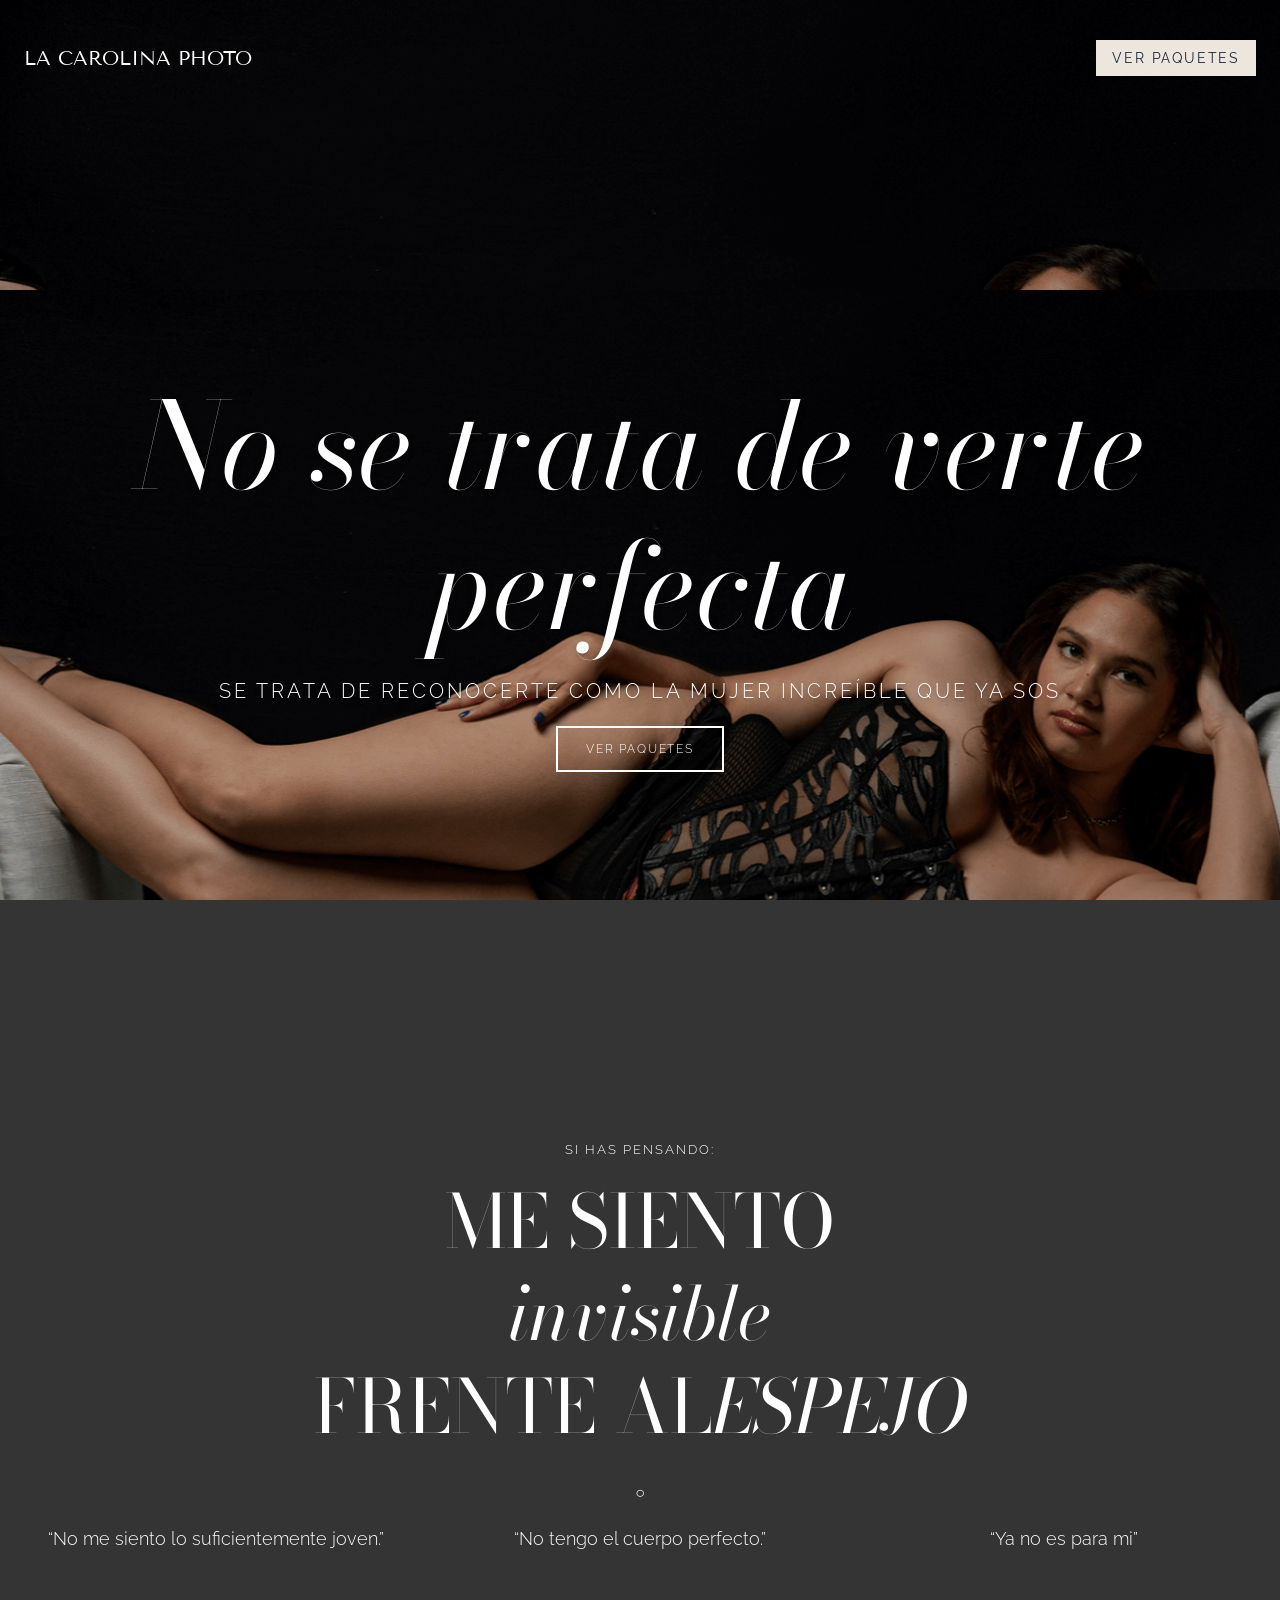
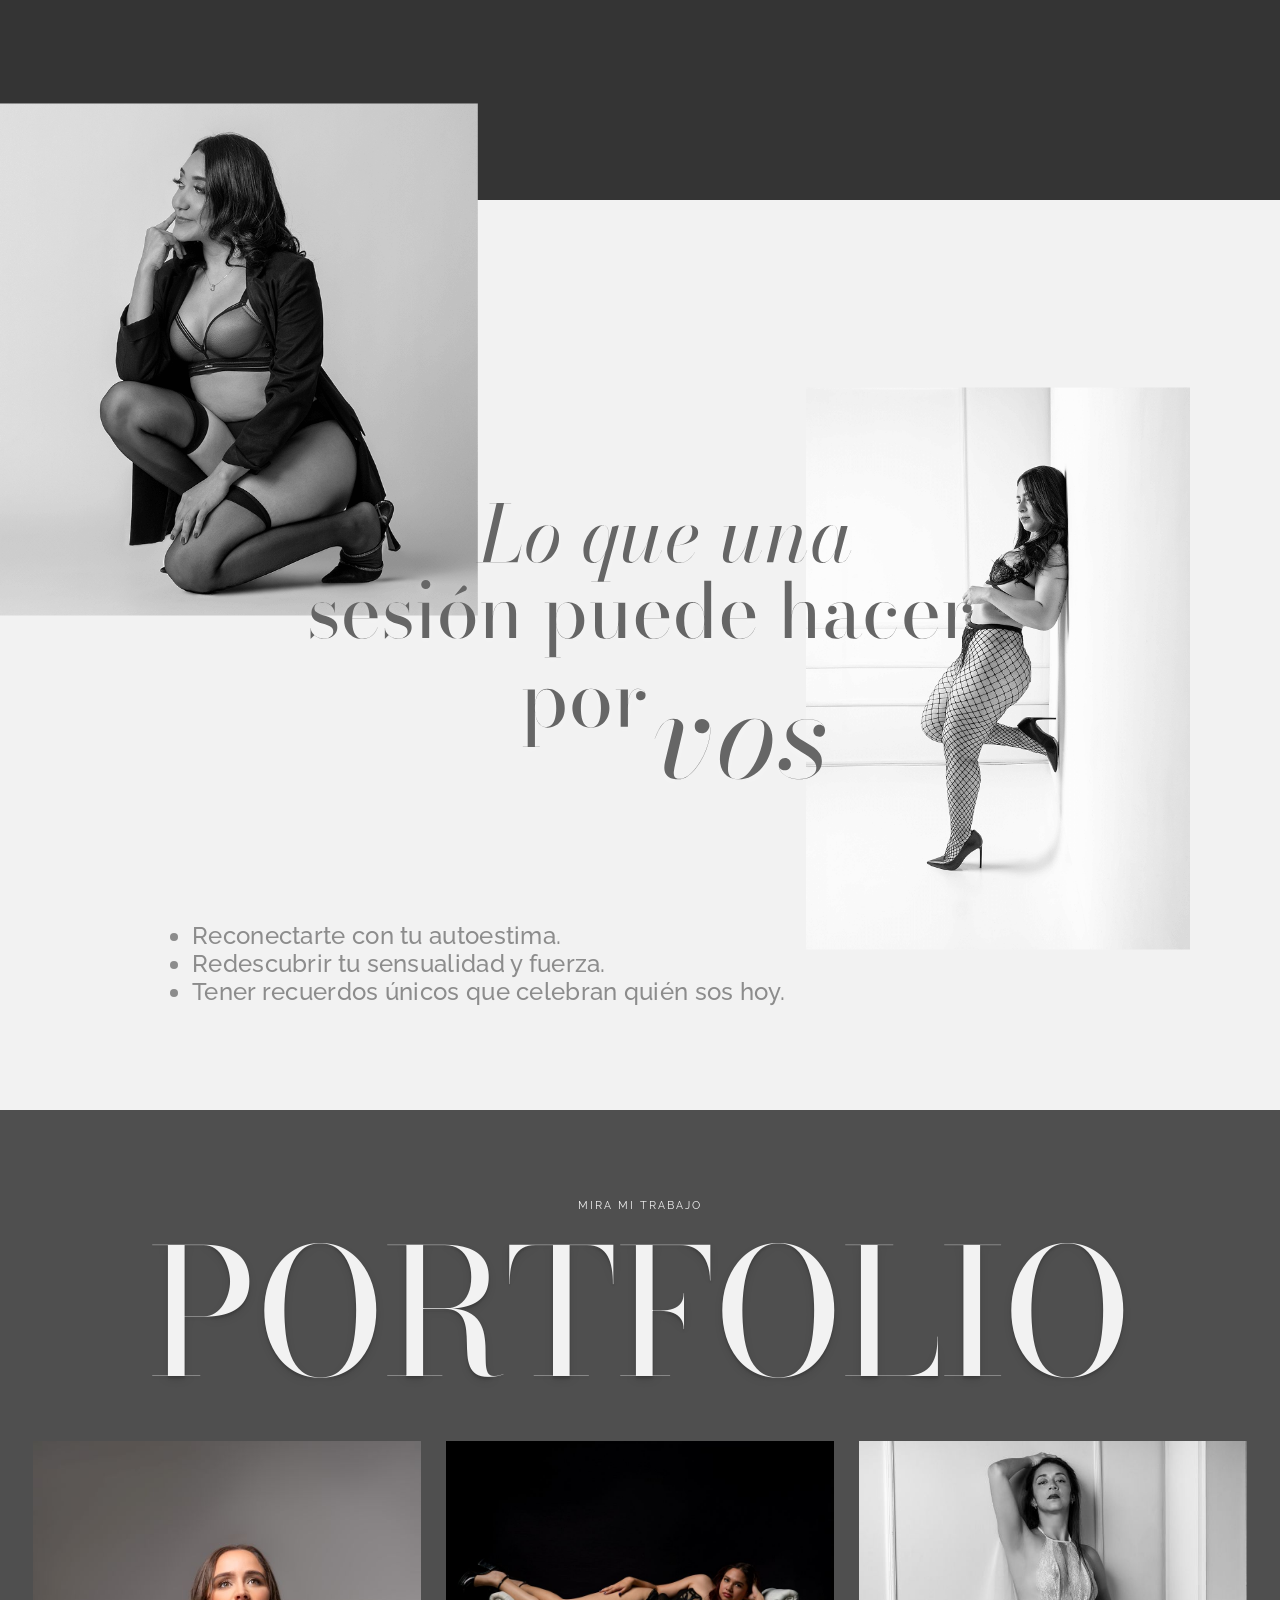
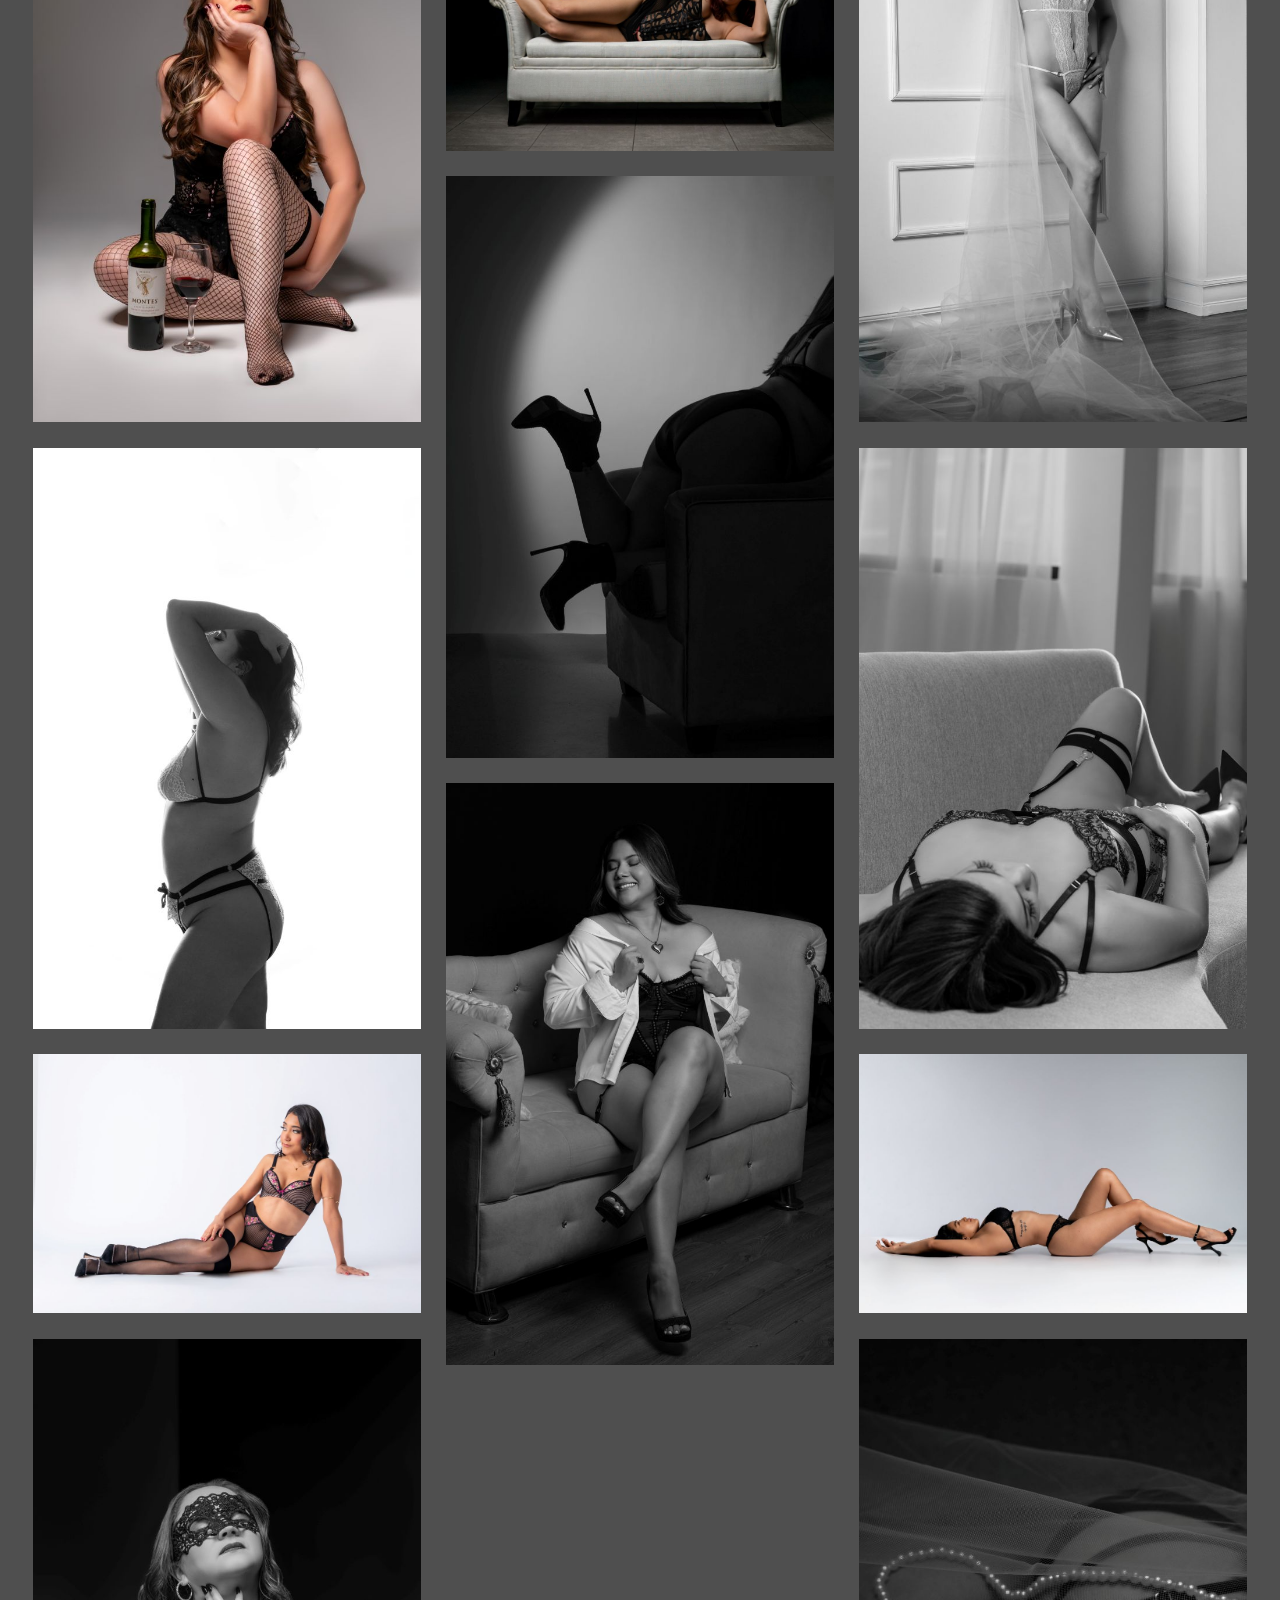
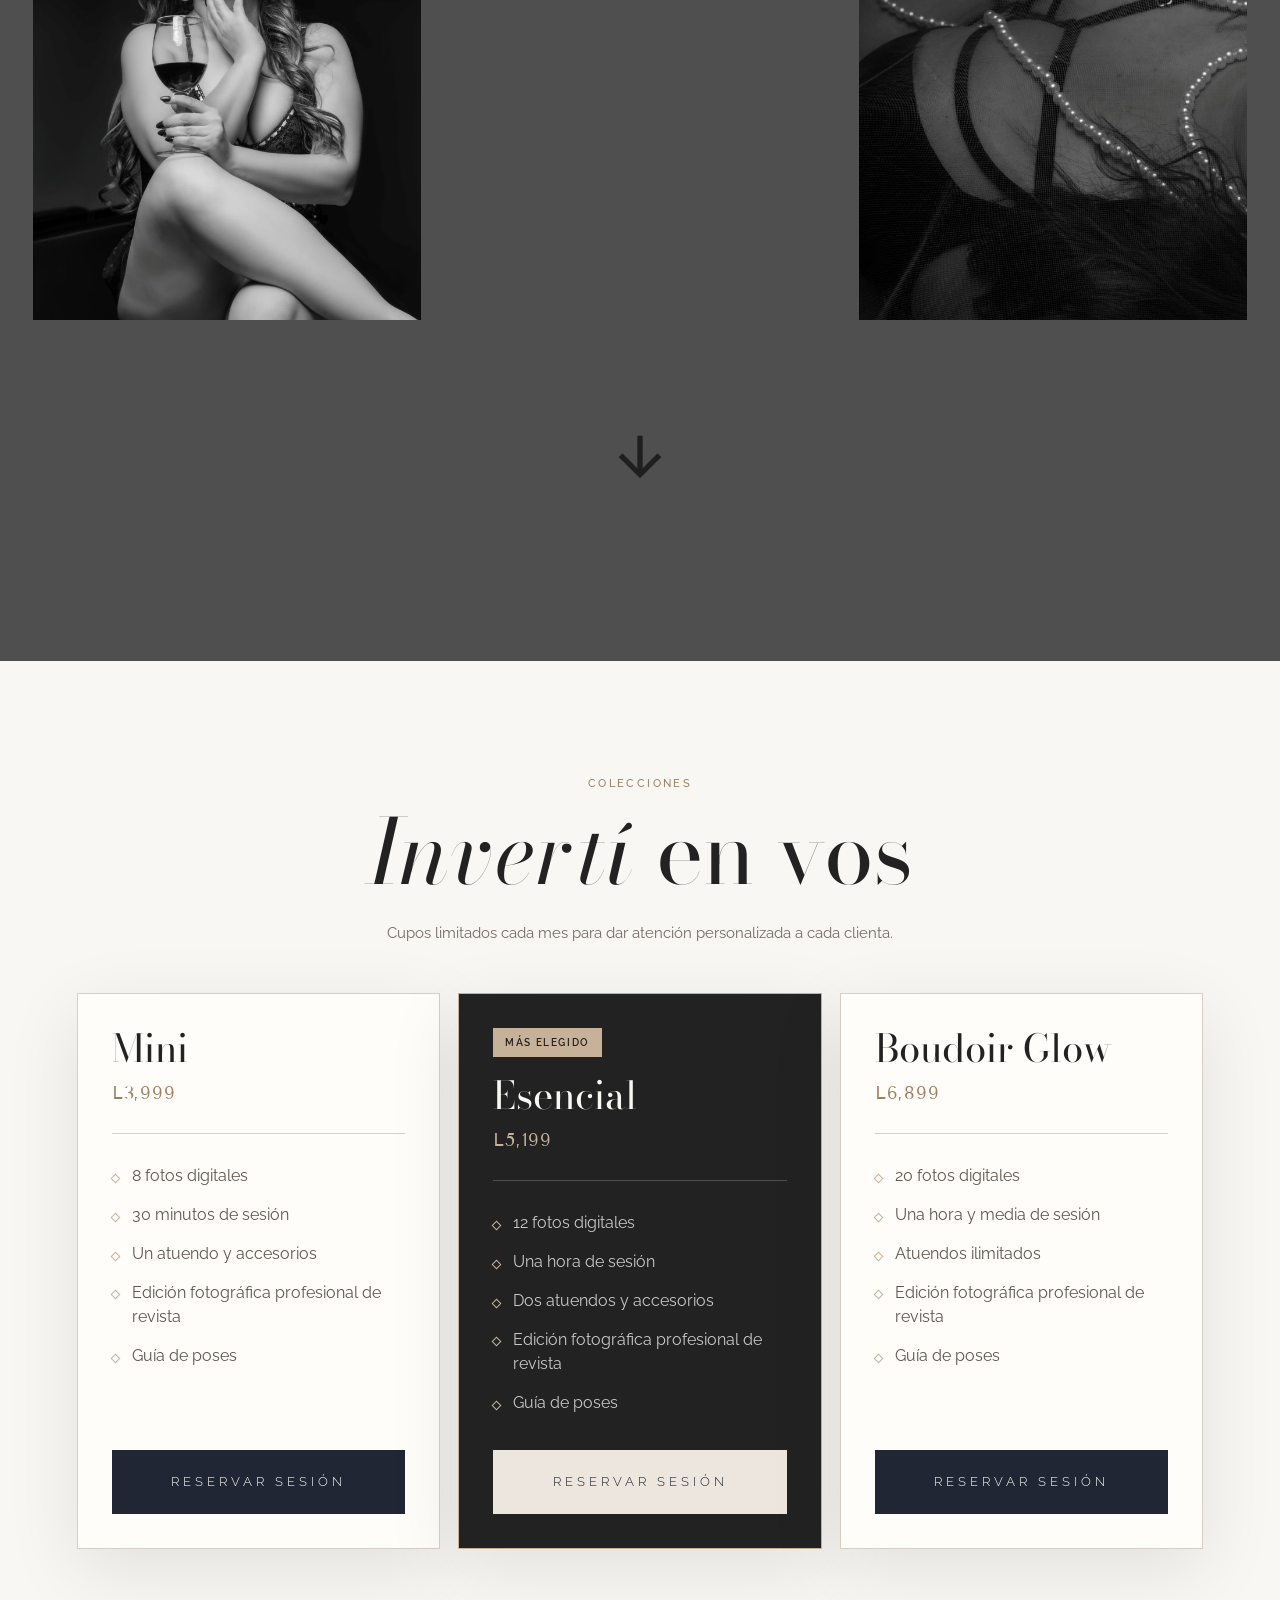
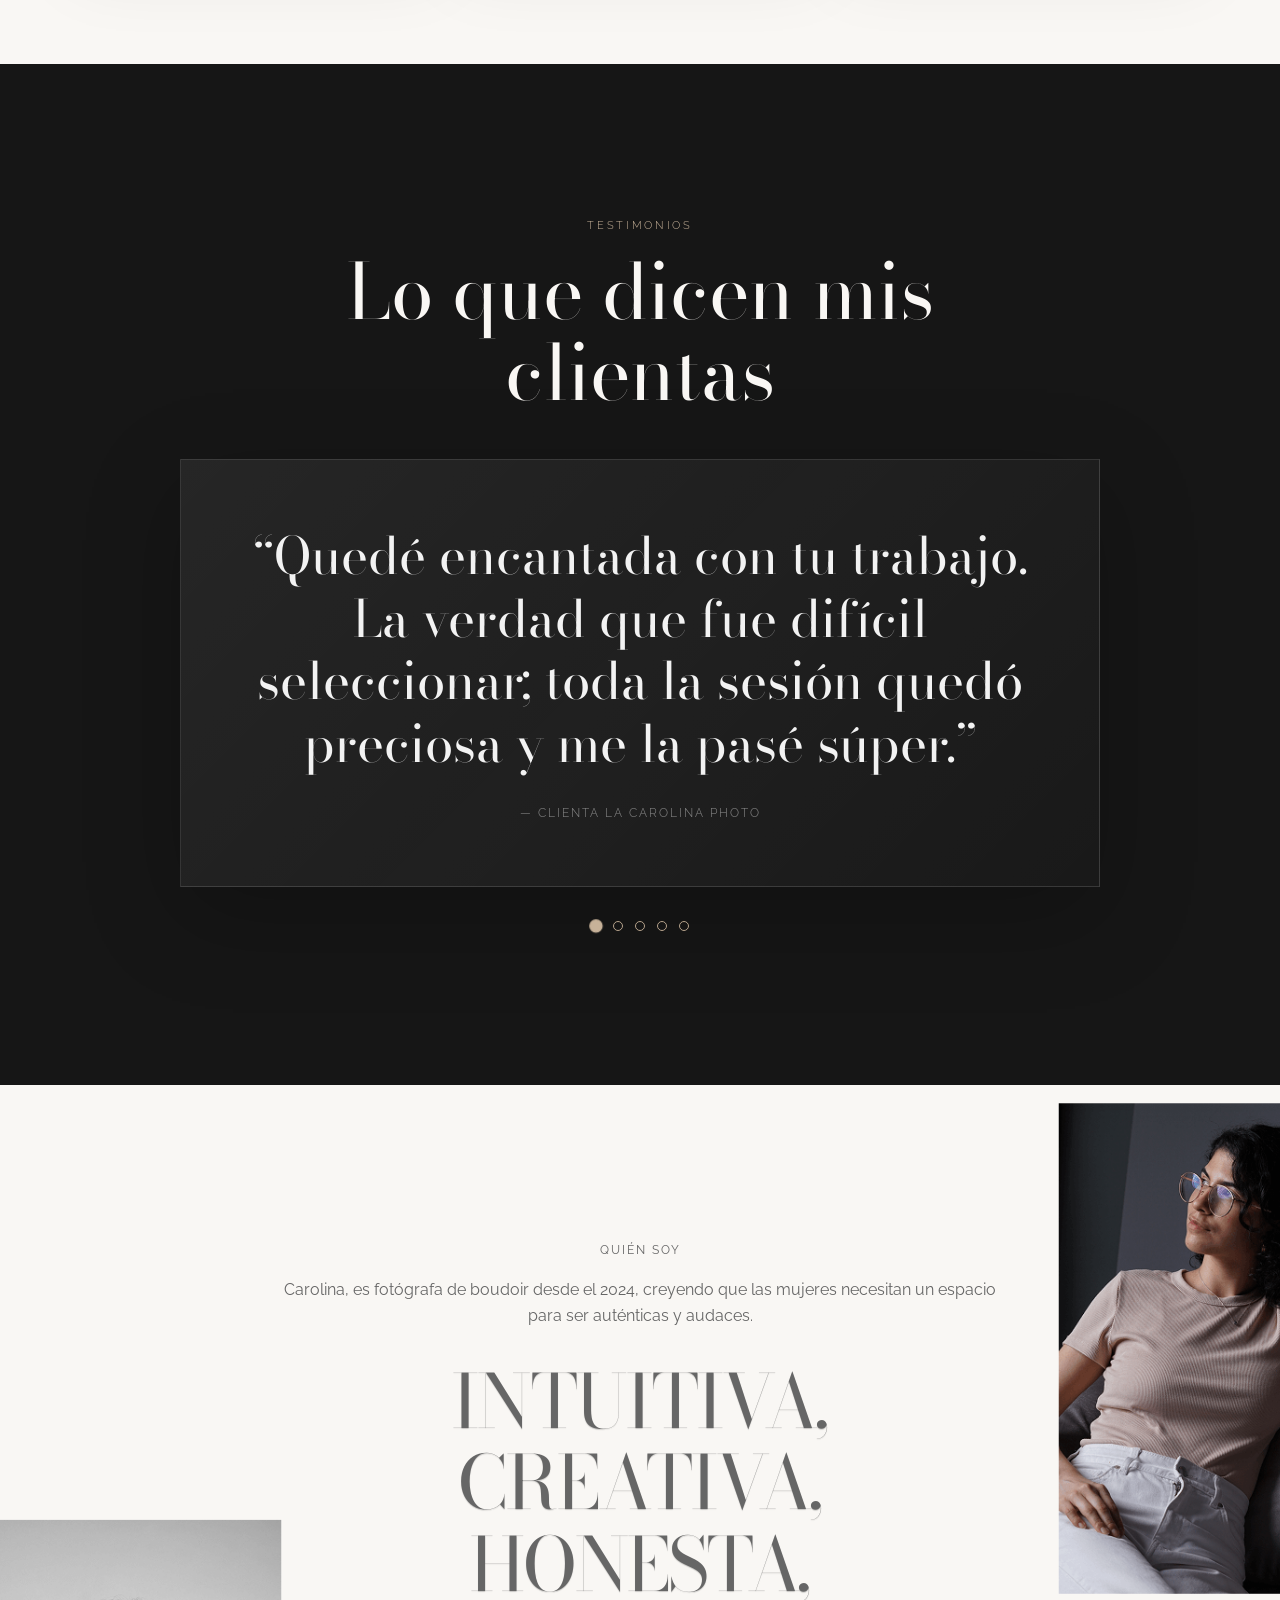
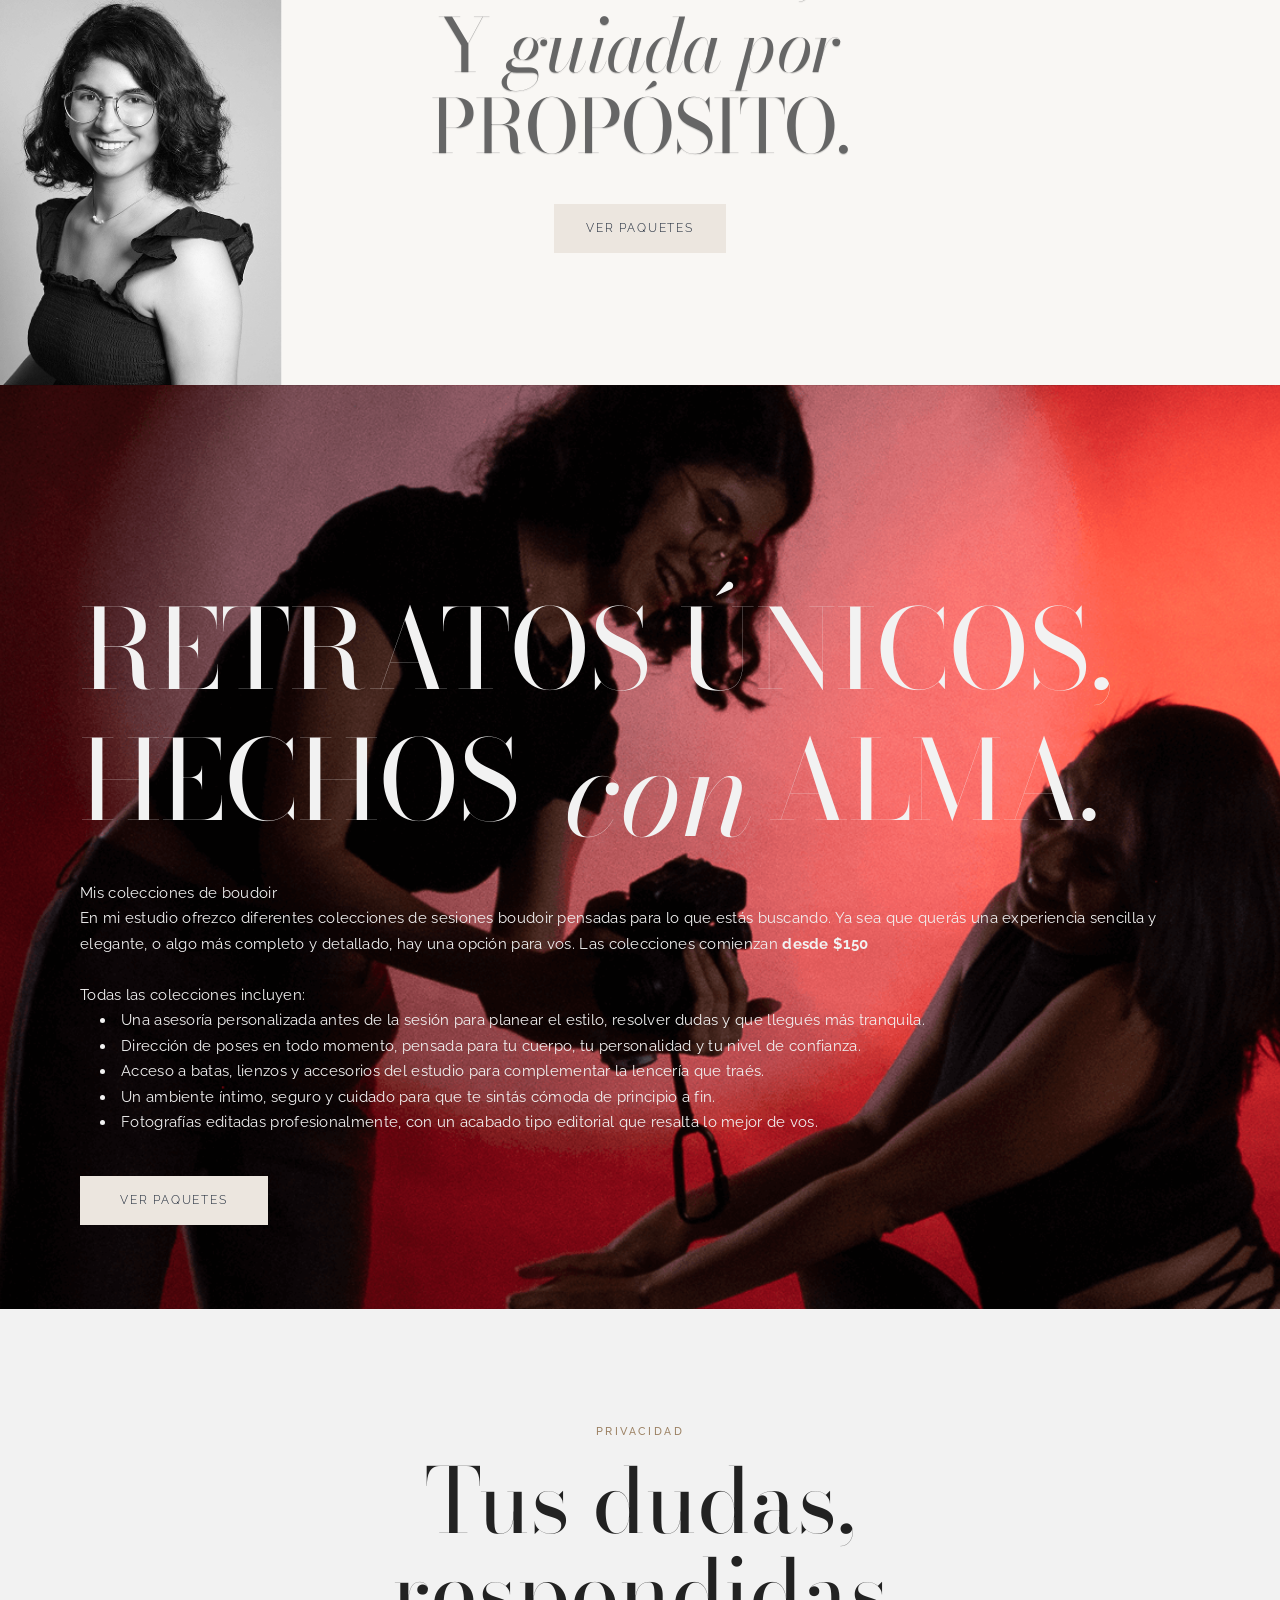
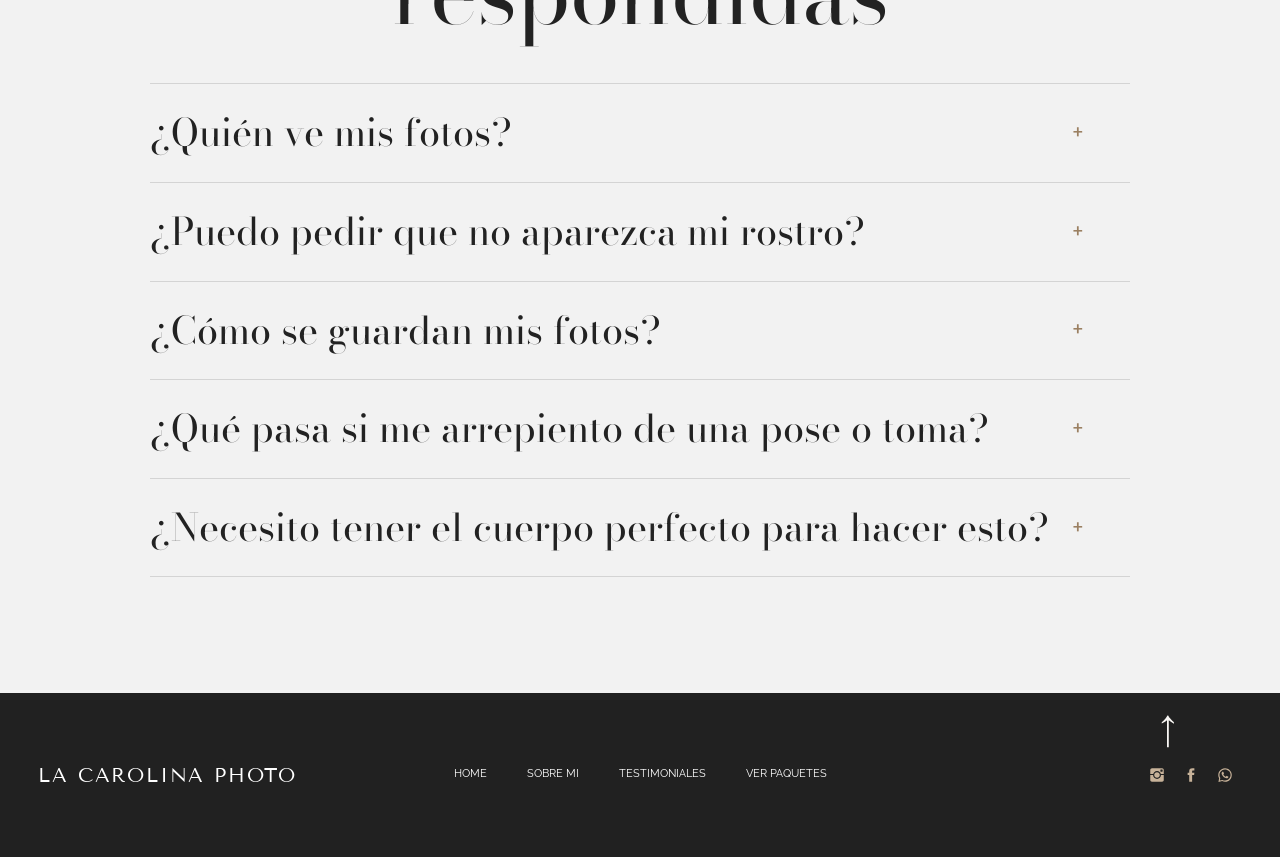
<file: index.html>
<!doctype html>
<html lang="en">
  <head>
    <meta charset="UTF-8" />
    <link rel="icon" type="image/svg+xml" href="./lcp-favicon.svg" />
    <meta name="viewport" content="width=device-width, initial-scale=1.0" />

    <!-- Google tag (gtag.js) -->
    <script async src="https://www.googletagmanager.com/gtag/js?id=G-4H2RB7K11X"></script>
    <script>
      window.dataLayer = window.dataLayer || [];
      function gtag(){ dataLayer.push(arguments); }
      gtag('js', new Date());
      gtag('config', 'G-4H2RB7K11X');
    </script>
    <!-- End Google tag (gtag.js) -->

    <!-- Facebook Domain Verification -->
    <meta name="facebook-domain-verification" content="va527rjknykpc2ed8txkzxunom0yv1" />

    <!-- Meta Pixel Code -->
    <script>
      !function(f,b,e,v,n,t,s)
      {if(f.fbq)return;n=f.fbq=function(){n.callMethod?
      n.callMethod.apply(n,arguments):n.queue.push(arguments)};
      if(!f._fbq)f._fbq=n;n.push=n;n.loaded=!0;n.version='2.0';
      n.queue=[];t=b.createElement(e);t.async=!0;
      t.src=v;s=b.getElementsByTagName(e)[0];
      s.parentNode.insertBefore(t,s)}(window, document,'script',
      'https://connect.facebook.net/en_US/fbevents.js');
      fbq('init', '856652783979552');
      fbq('track', 'PageView');
    </script>
    <noscript>
      <img height="1" width="1" style="display:none"
        src="https://www.facebook.com/tr?id=856652783979552&ev=PageView&noscript=1"
      />
    </noscript>
    <!-- End Meta Pixel Code -->

    <title>La Carolina Photo</title>
    <script type="module" crossorigin src="/assets/index-CJKCOeZt.js?v=3"></script>
    <link rel="stylesheet" crossorigin href="/assets/index-BDfDbCNX.css?v=3">
  </head>
  <body>
    <div id="app"></div>
  </body>
</html>
</file>
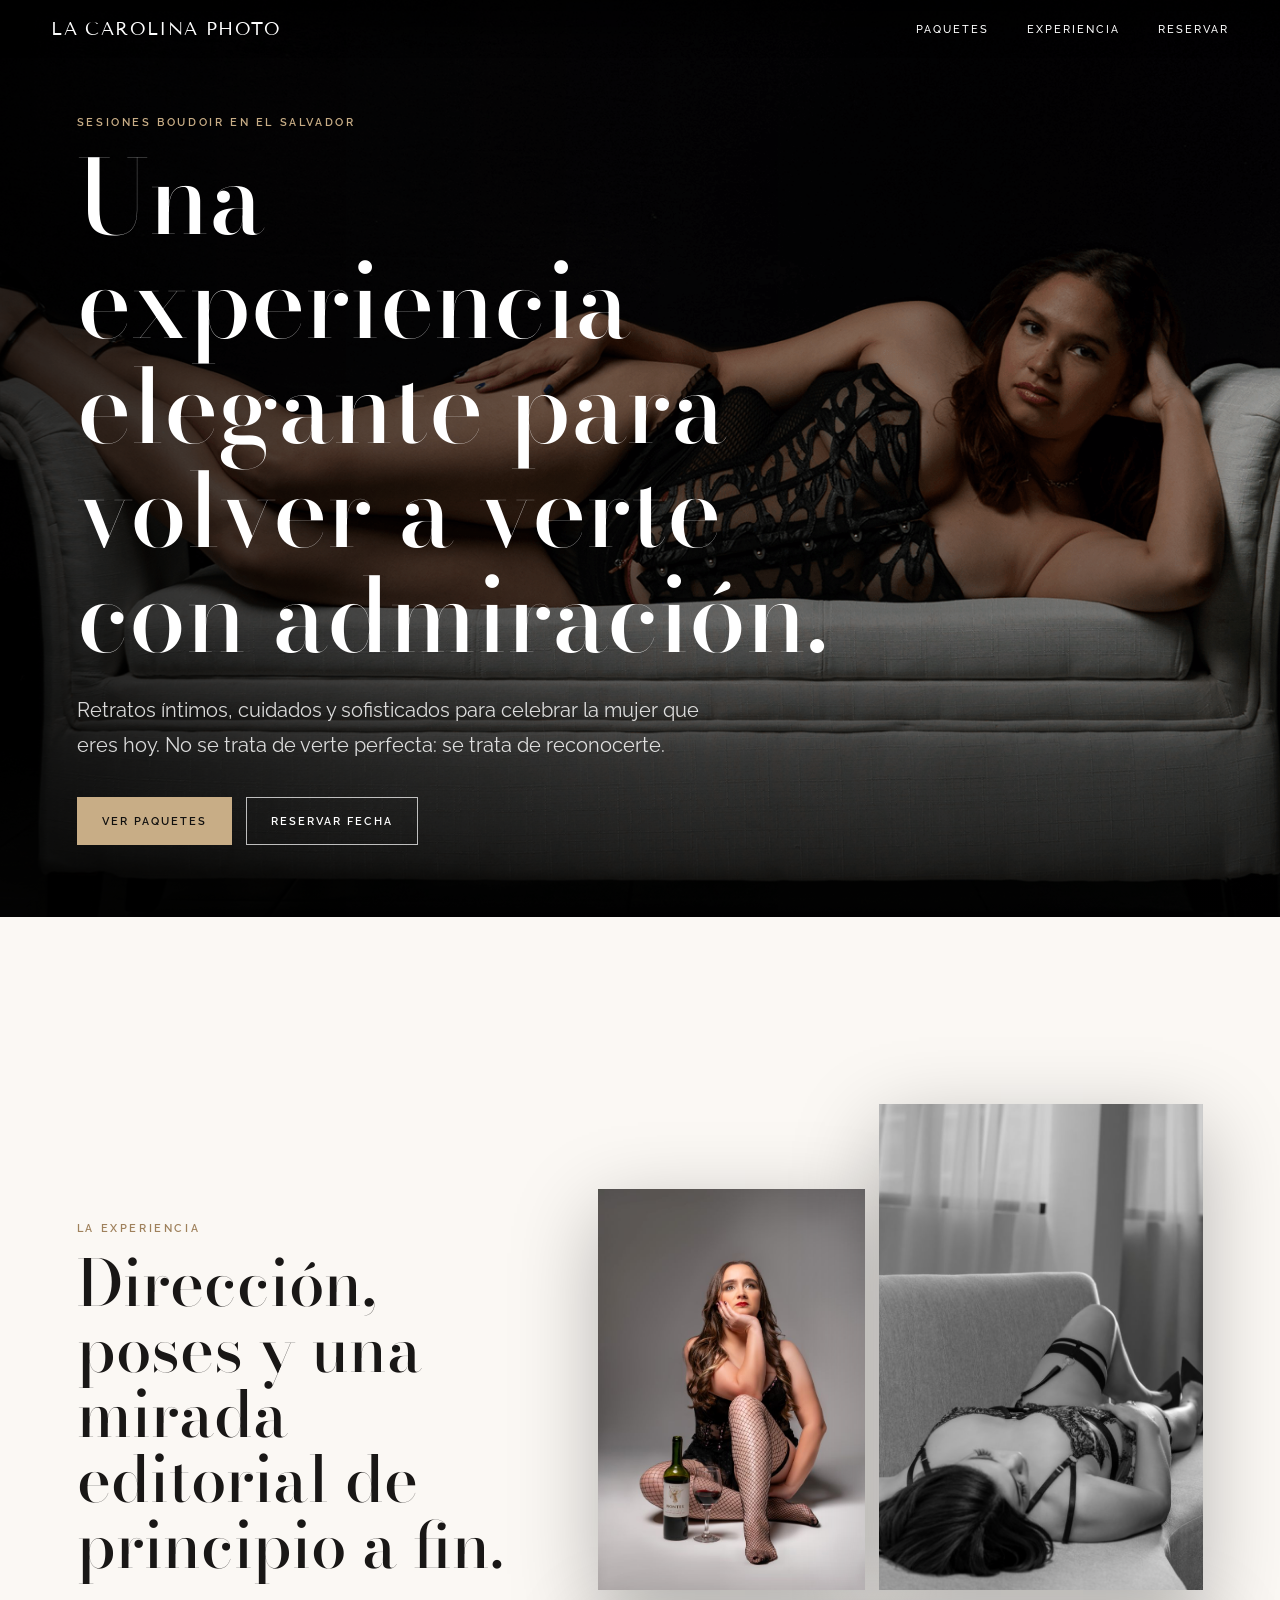
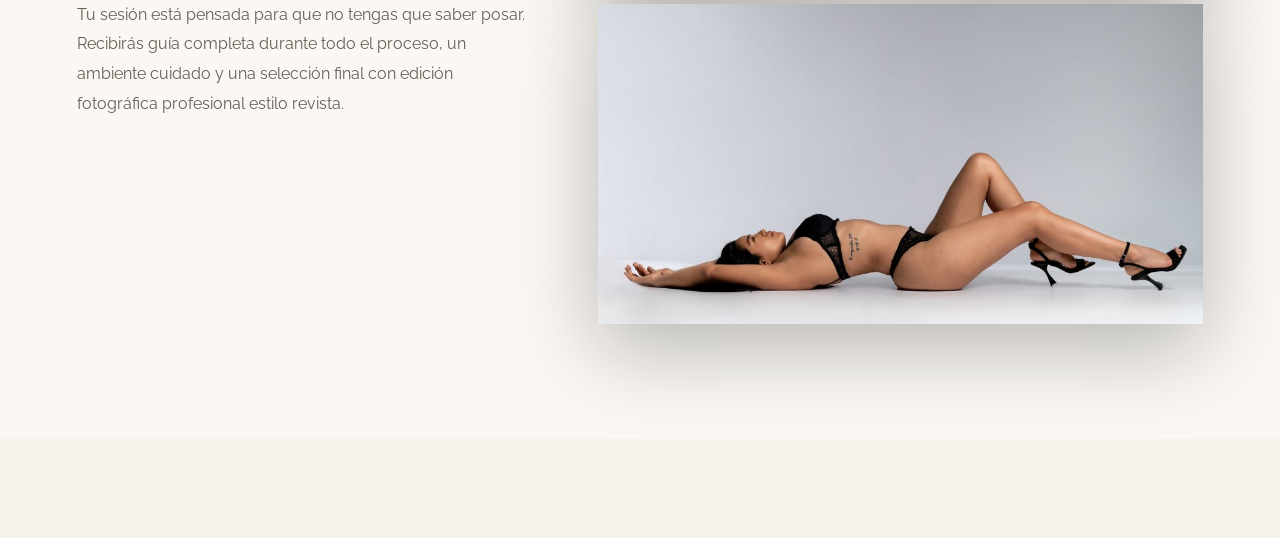
<file: el-salvador.html>
<!doctype html>
<html lang="es">
  <head>
    <meta charset="UTF-8" />
    <meta http-equiv="refresh" content="0; url=./sesiones-en-el-salvador.html" />
    <meta name="viewport" content="width=device-width, initial-scale=1.0" />
    <title>Redirigiendo | La Carolina Photo</title>
    <link rel="icon" type="image/svg+xml" href="./lcp-favicon.svg" />
    <link rel="canonical" href="./sesiones-en-el-salvador.html" />
  </head>
  <body>
    <p>
      Redirigiendo a
      <a href="./sesiones-en-el-salvador.html">sesiones-en-el-salvador.html</a>.
    </p>
  </body>
</html>
</file>
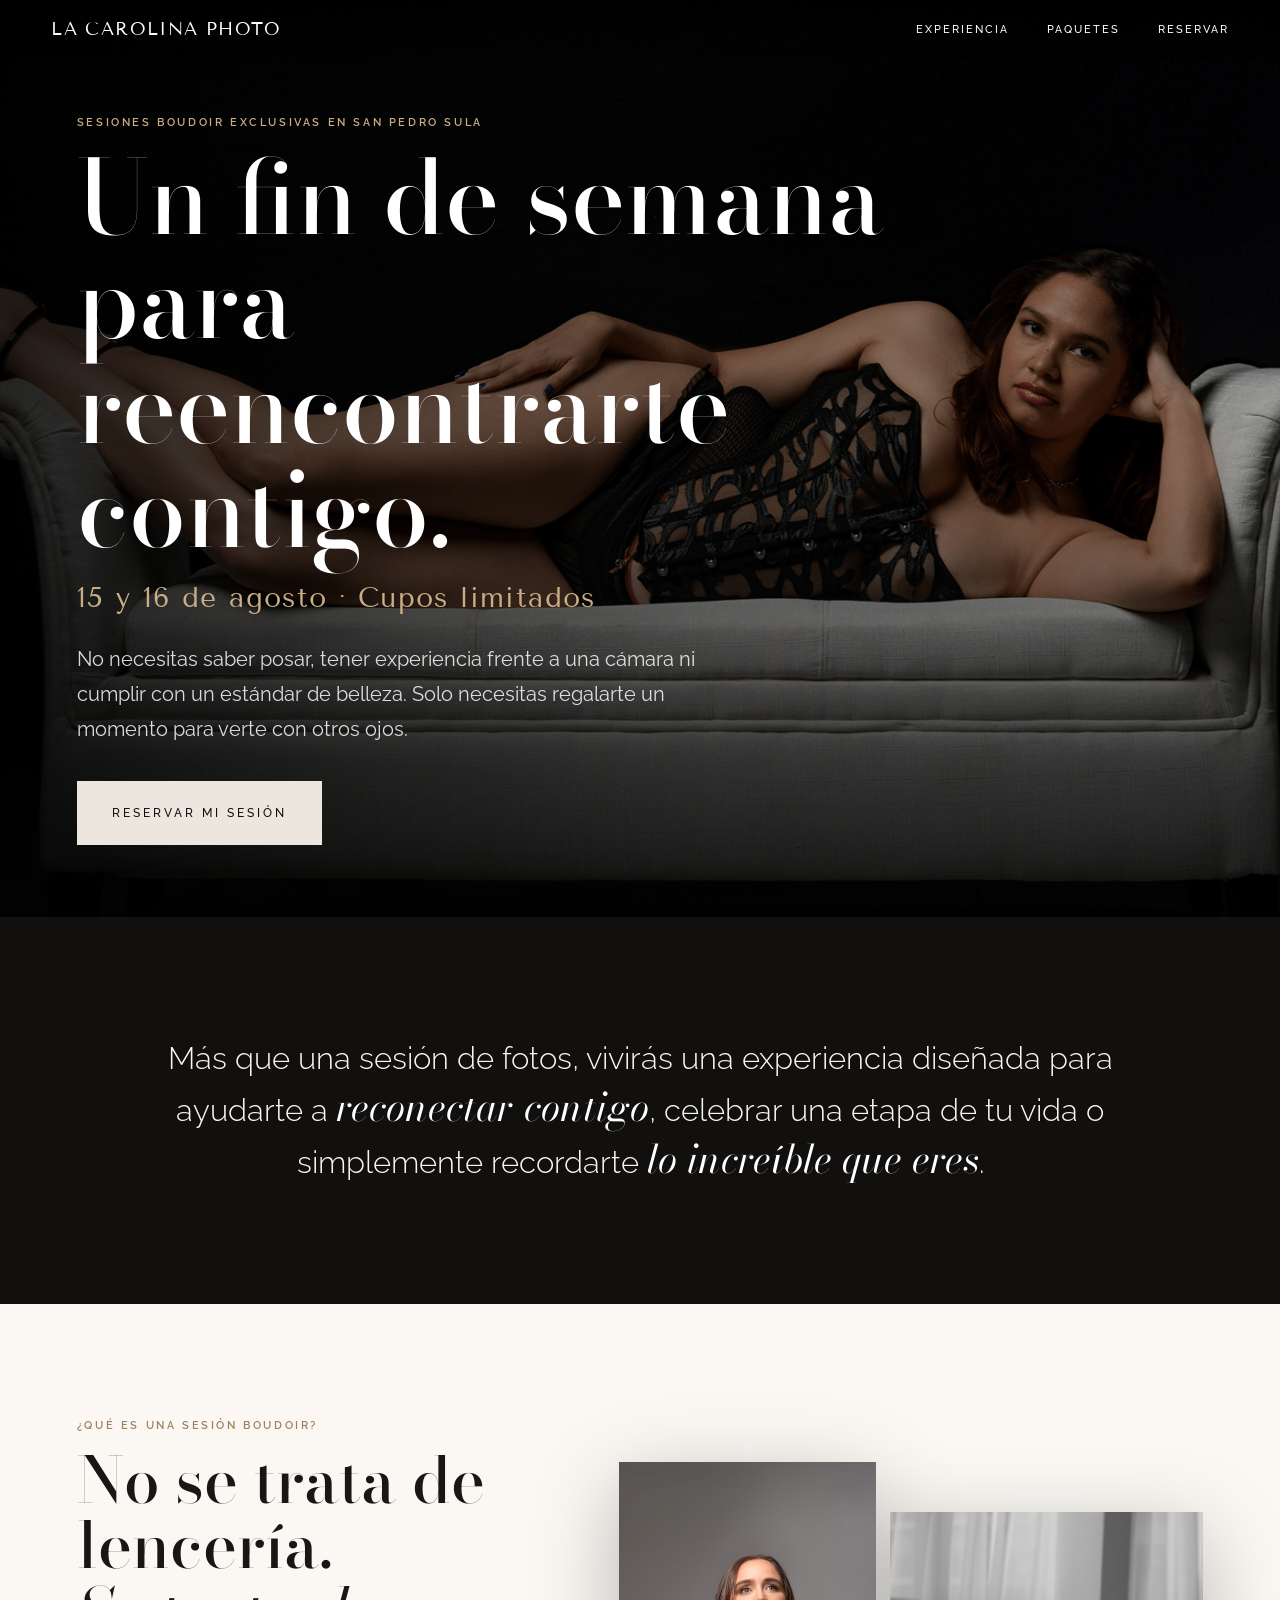
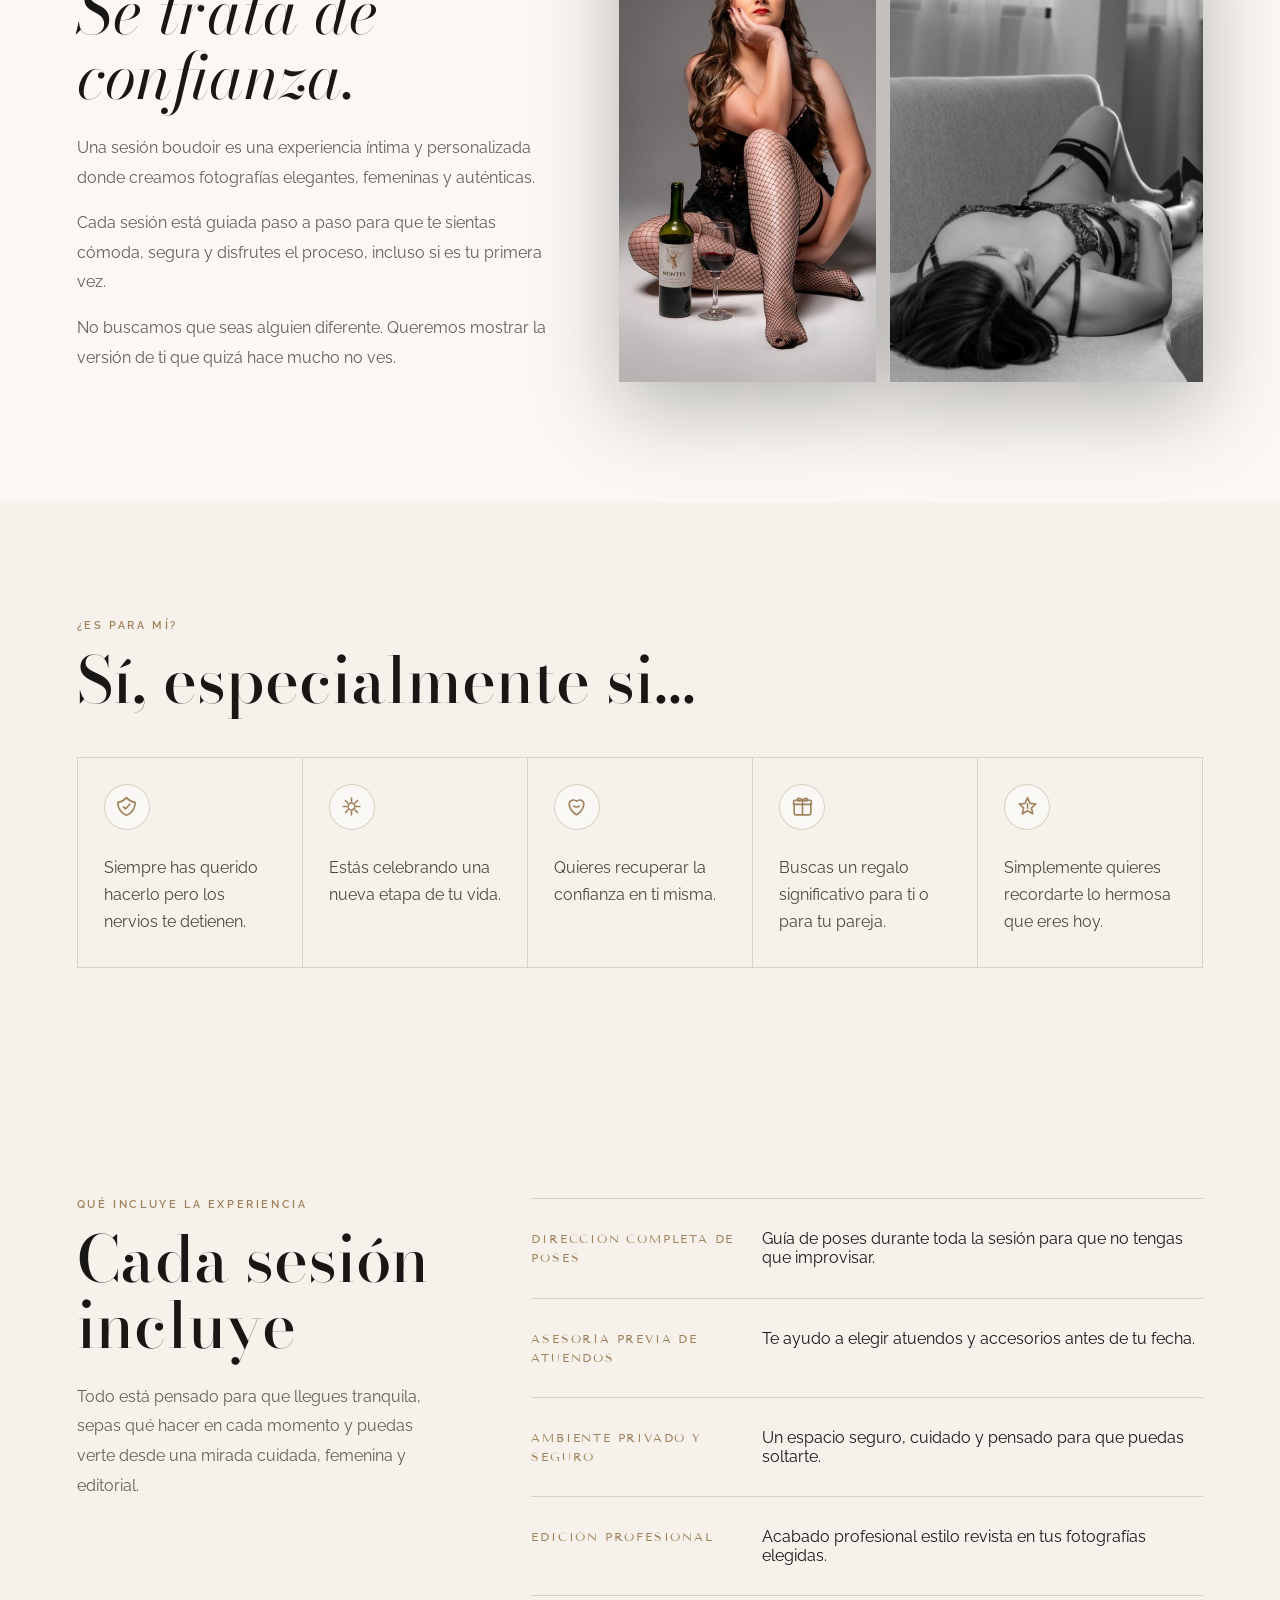
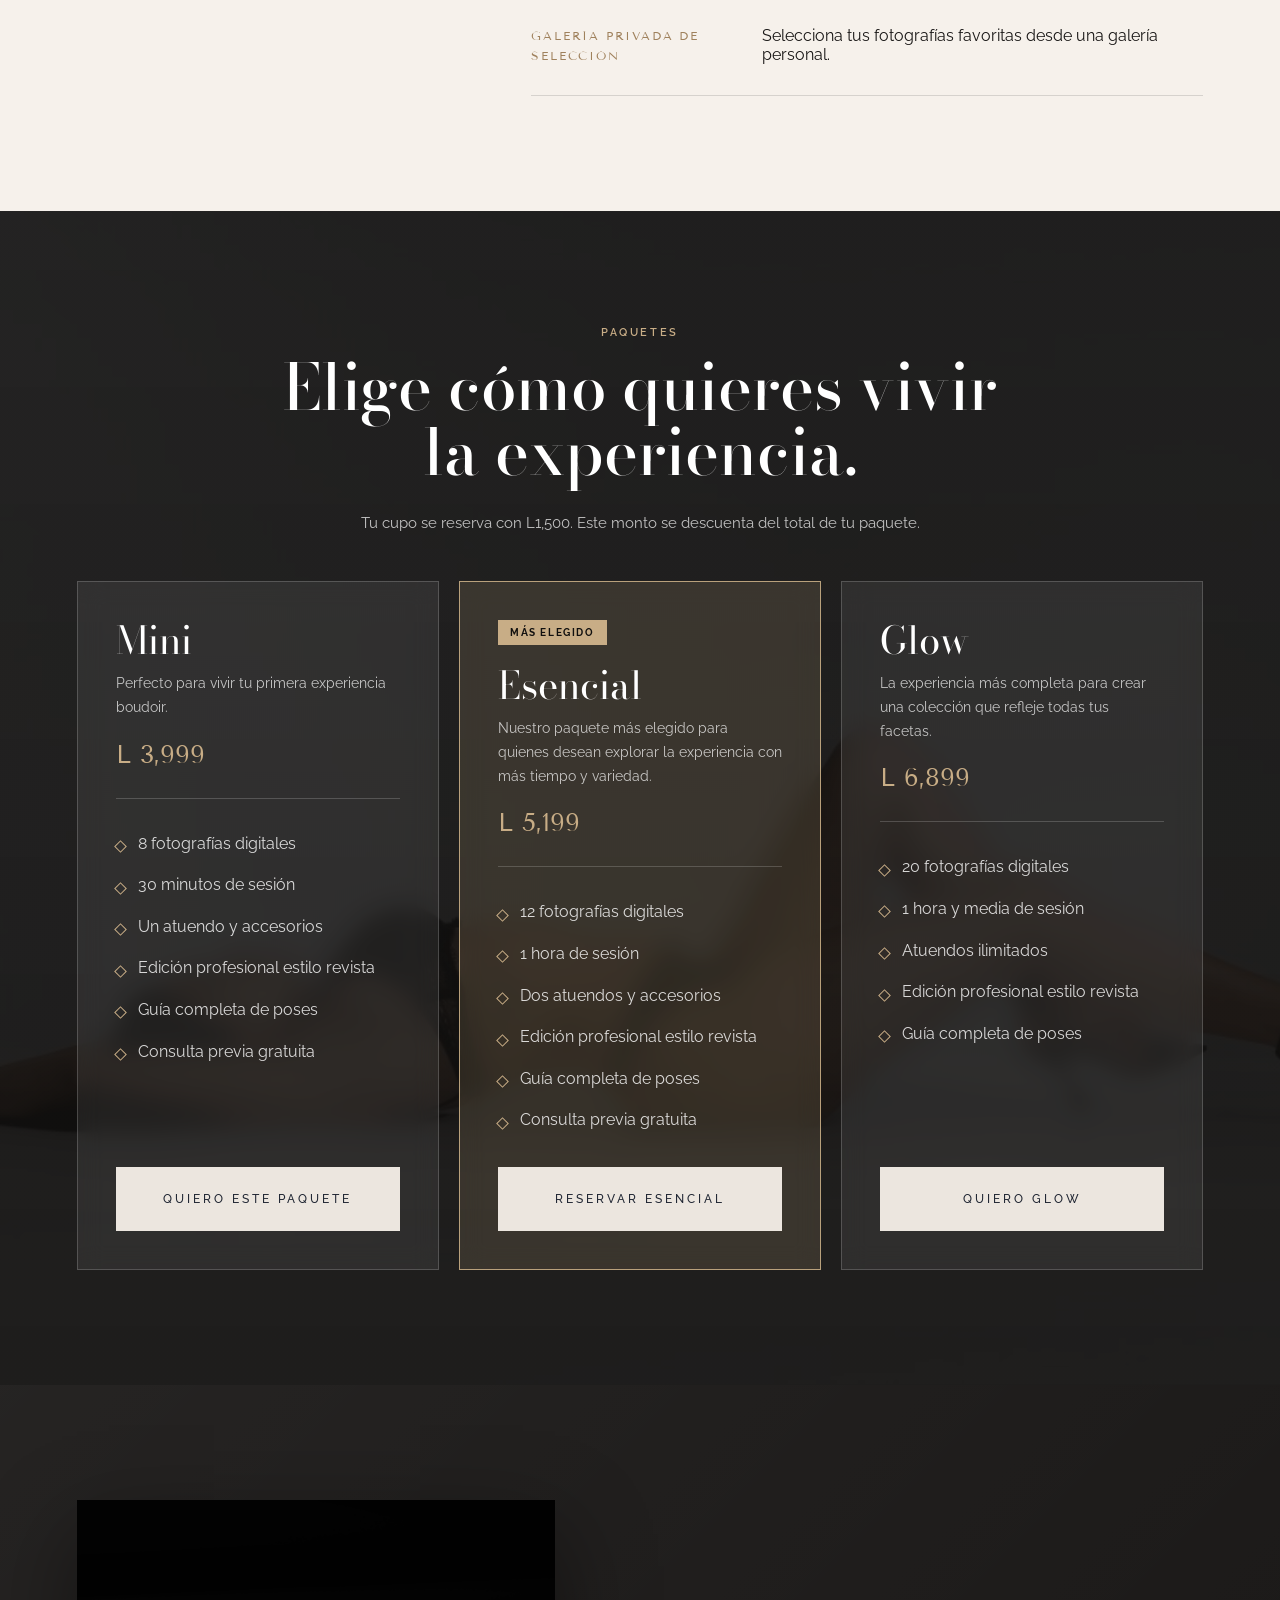
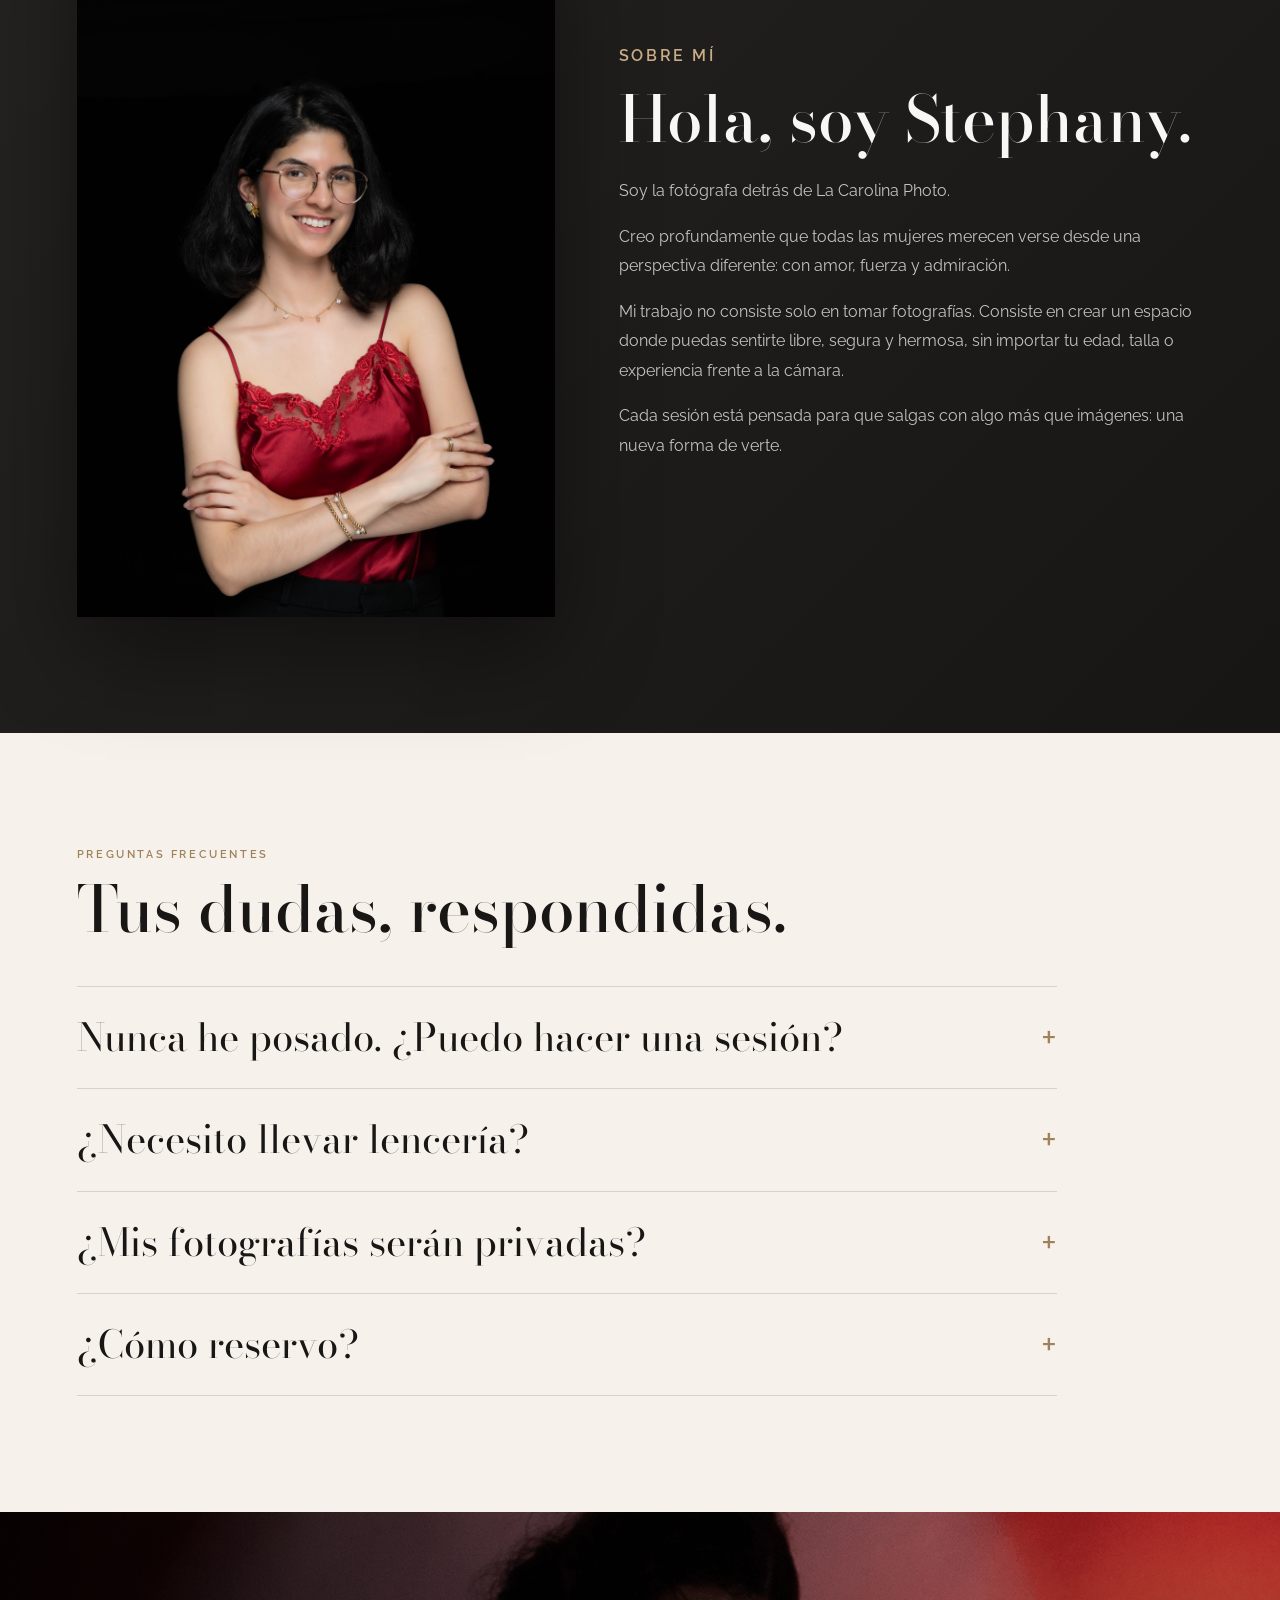
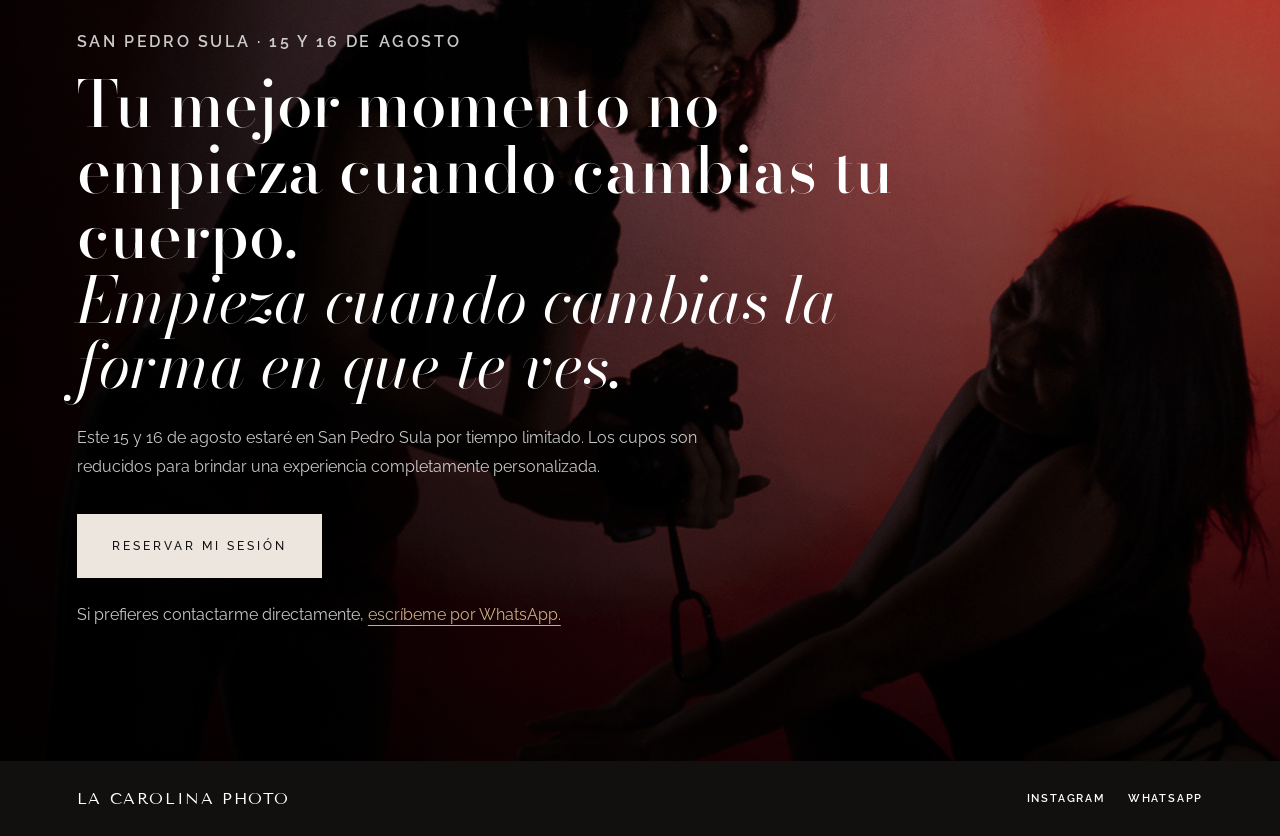
<file: san-pedro-sula.html>
<!doctype html>
<html lang="es">
  <head>
    <meta charset="UTF-8" />
    <meta http-equiv="refresh" content="0; url=./sesiones-san-pedro-sula.html" />
    <meta name="viewport" content="width=device-width, initial-scale=1.0" />
    <title>Redirigiendo | La Carolina Photo</title>
    <link rel="icon" type="image/svg+xml" href="./lcp-favicon.svg" />
    <link rel="canonical" href="./sesiones-san-pedro-sula.html" />
  </head>
  <body>
    <p>
      Redirigiendo a
      <a href="./sesiones-san-pedro-sula.html">sesiones-san-pedro-sula.html</a>.
    </p>
  </body>
</html>
</file>
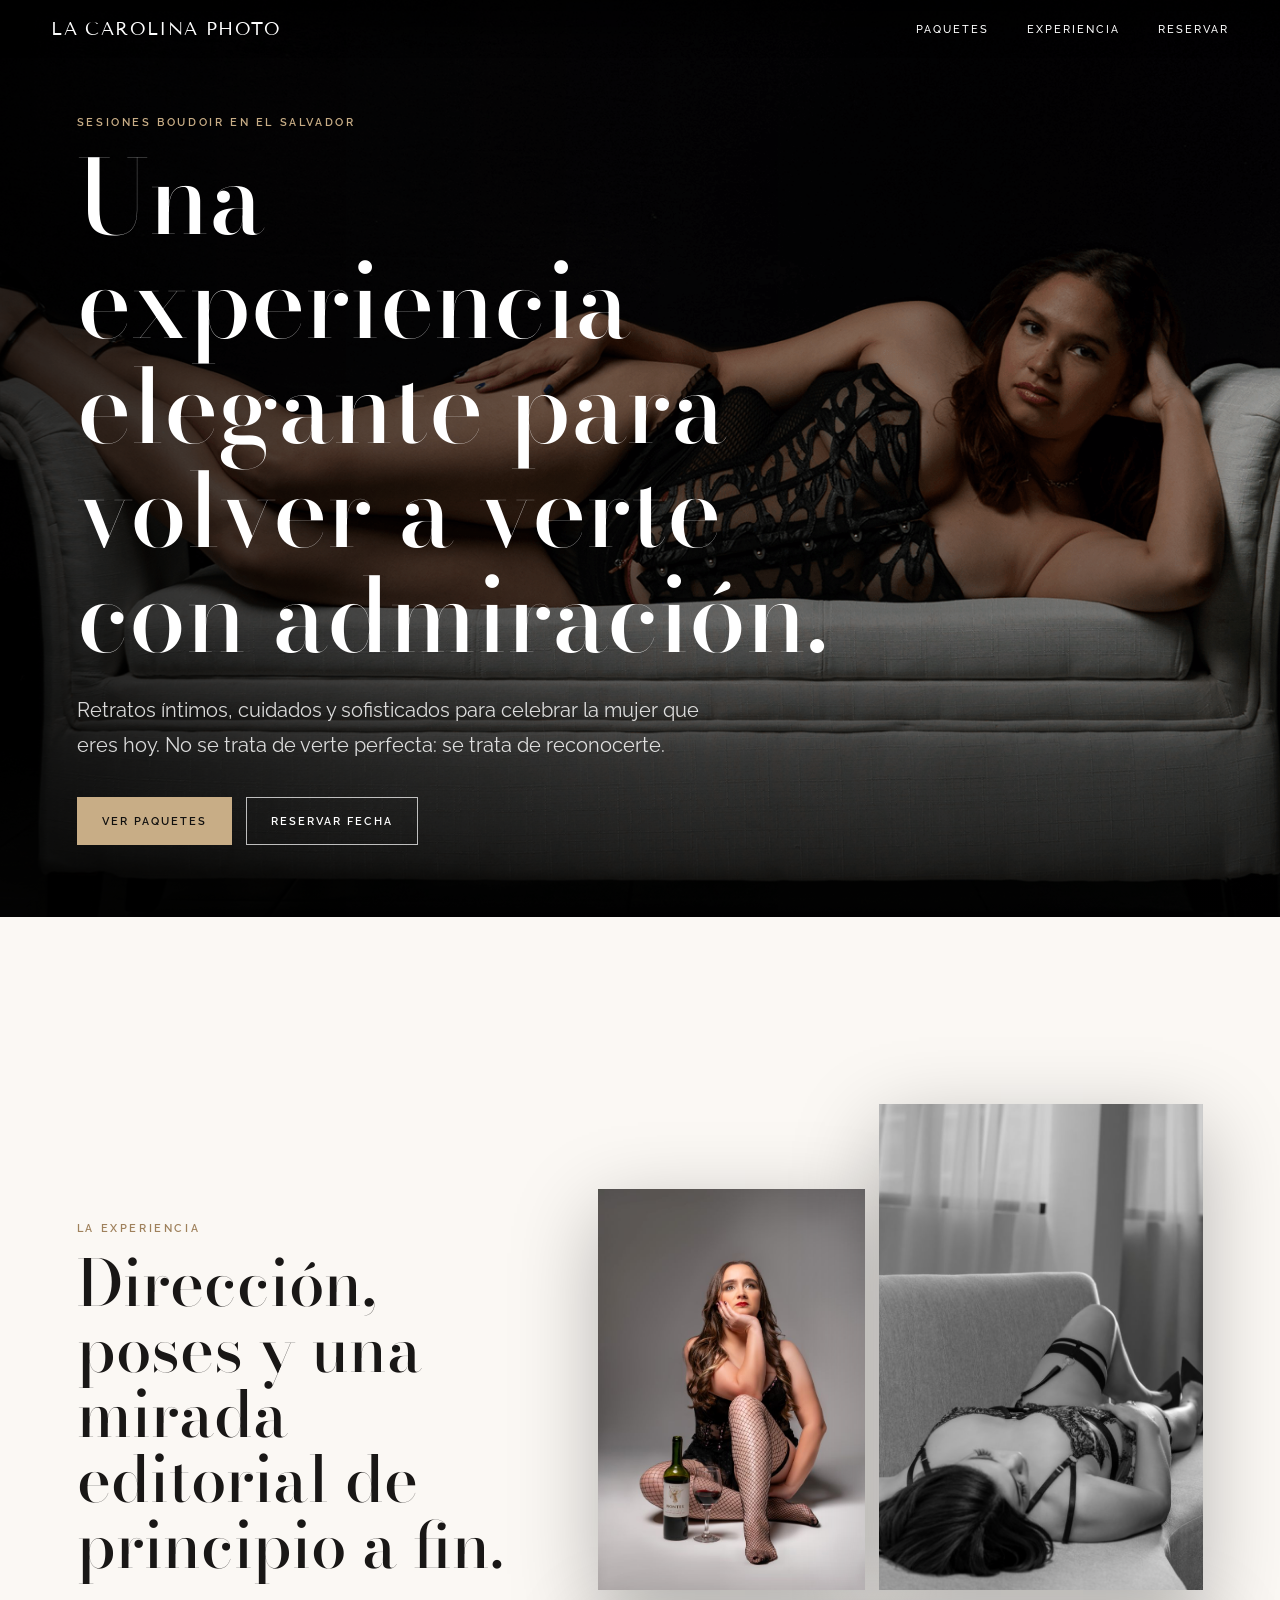
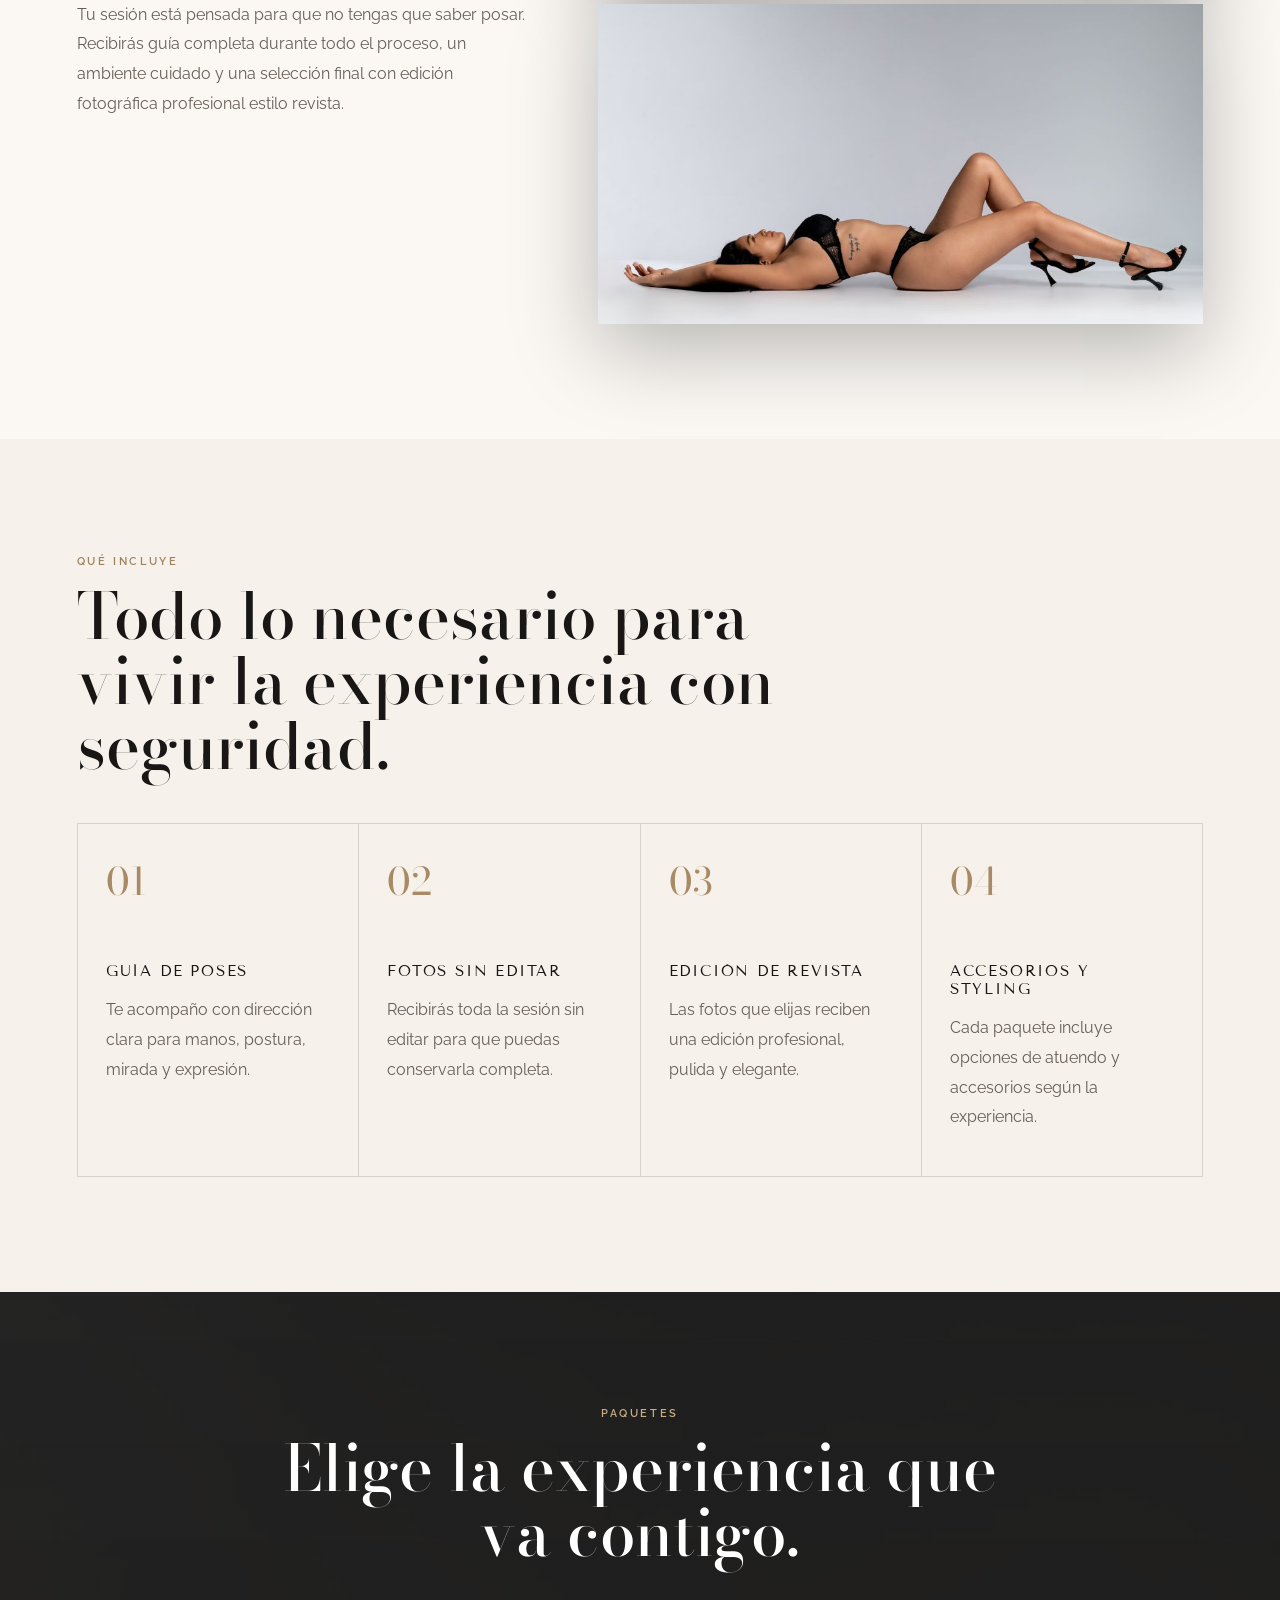
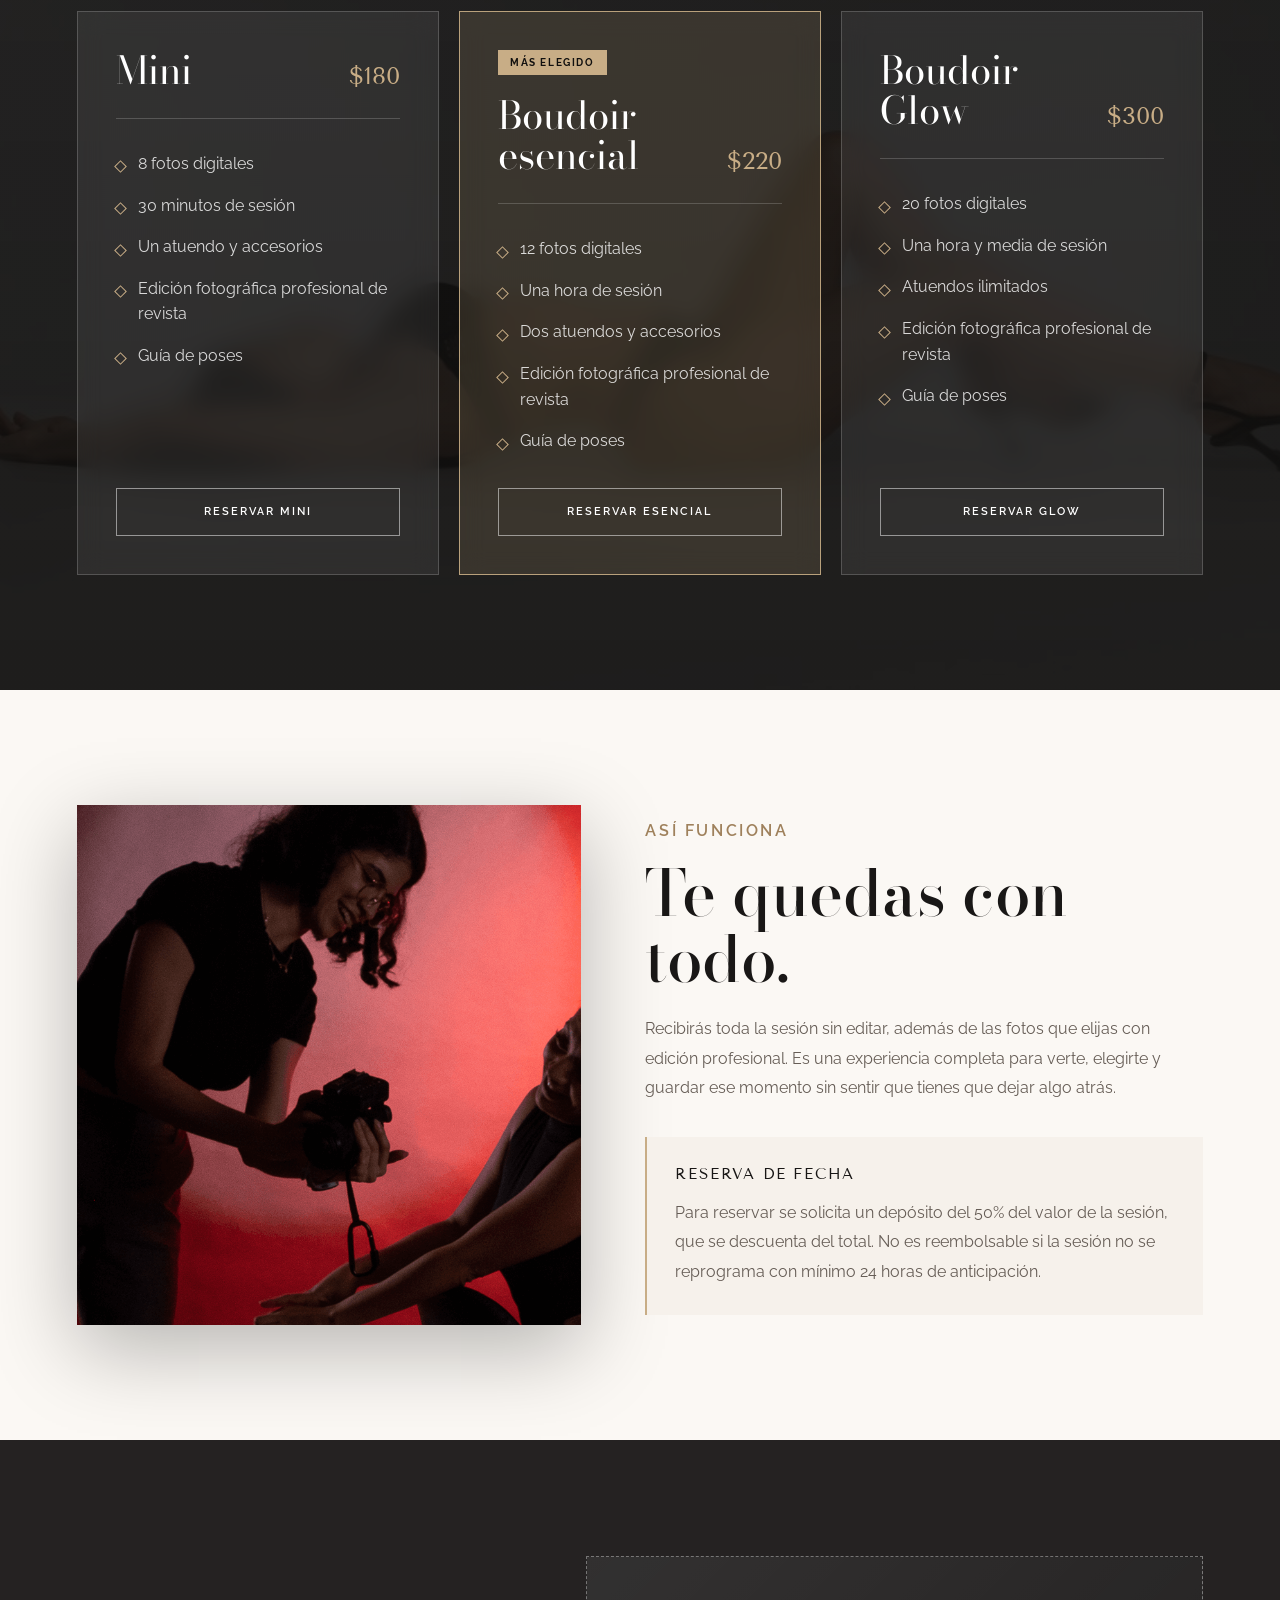
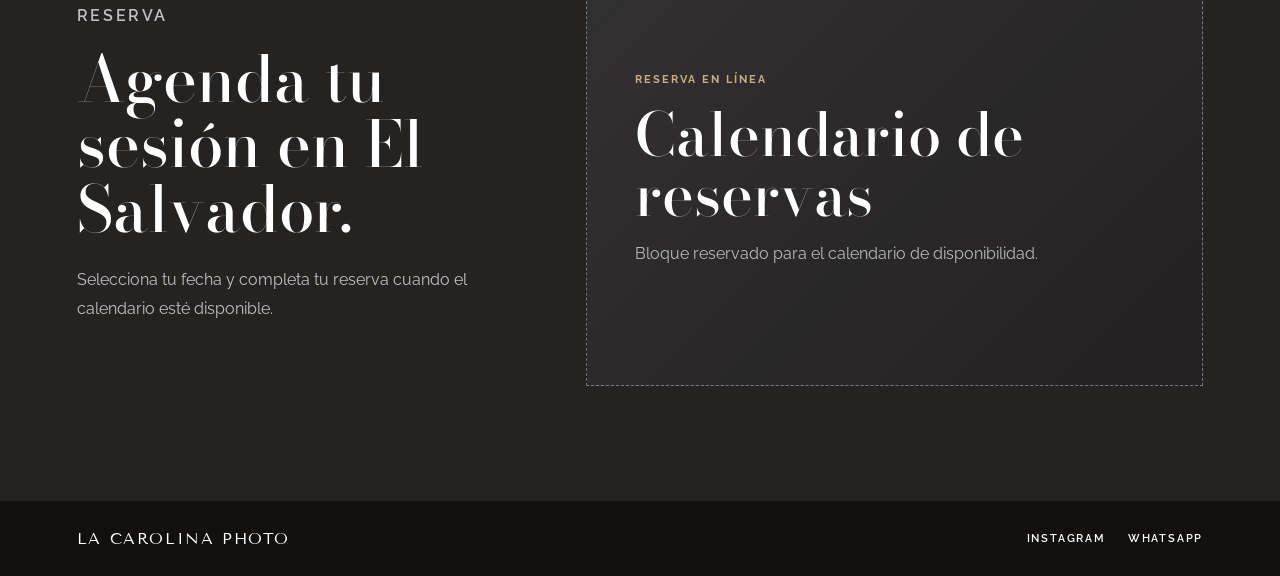
<file: sesiones-en-el-salvador.html>
<!doctype html>
<html lang="es">
  <head>
    <meta charset="UTF-8" />
    <meta name="viewport" content="width=device-width, initial-scale=1.0" />
    <meta
      name="description"
      content="Sesiones boudoir elegantes en El Salvador por La Carolina Photo. Paquetes desde $180 con fotos digitales, guía de poses y edición profesional."
    />
    <title>Sesiones Boudoir en El Salvador | La Carolina Photo</title>
    <link rel="icon" type="image/svg+xml" href="./lcp-favicon.svg" />
    <link rel="preconnect" href="https://fonts.googleapis.com" />
    <link rel="preconnect" href="https://fonts.gstatic.com" crossorigin />
    <link
      href="https://fonts.googleapis.com/css2?family=Bodoni+Moda:ital,opsz,wght@0,6..96,400..900;1,6..96,400..900&family=Raleway:wght@300;400;500;600&family=Tenor+Sans&display=swap"
      rel="stylesheet"
    />
    <link rel="stylesheet" href="./assets/el-salvador.css?v=2" />
  </head>
  <body>
    <header class="site-header">
      <a class="brand" href="./index.html" aria-label="La Carolina Photo">
        La Carolina Photo
      </a>
      <nav class="nav-links" aria-label="Secciones">
        <a href="#paquetes">Paquetes</a>
        <a href="#experiencia">Experiencia</a>
        <a href="#reservar">Reservar</a>
      </nav>
    </header>

    <main>
      <section class="hero">
        <div class="hero-media" aria-hidden="true">
          <img src="./assets/hero-banner-filtered-bg-K060er8P.png" alt="" />
        </div>
        <div class="hero-shade" aria-hidden="true"></div>
        <div class="hero-content">
          <p class="eyebrow">Sesiones boudoir en El Salvador</p>
          <h1>Una experiencia elegante para volver a verte con admiración.</h1>
          <p class="hero-copy">
            Retratos íntimos, cuidados y sofisticados para celebrar la mujer que
            eres hoy. No se trata de verte perfecta: se trata de reconocerte.
          </p>
          <div class="hero-actions">
            <a class="button button-primary" href="#paquetes">Ver paquetes</a>
            <a class="button button-secondary" href="#reservar">Reservar fecha</a>
          </div>
        </div>
      </section>

      <section class="intro-section" id="experiencia">
        <div class="intro-copy">
          <p class="eyebrow dark">La experiencia</p>
          <h2>Dirección, poses y una mirada editorial de principio a fin.</h2>
          <p>
            Tu sesión está pensada para que no tengas que saber posar. Recibirás
            guía completa durante todo el proceso, un ambiente cuidado y una
            selección final con edición fotográfica profesional estilo
            revista.
          </p>
        </div>
        <div class="intro-grid" aria-label="Galería de sesiones boudoir">
          <img src="./assets/portfolio-01-ChwId_BU.jpg" alt="Retrato boudoir elegante" />
          <img src="./assets/portfolio-09-CxhUHbtE.jpg" alt="Retrato boudoir en sofá con luz suave" />
          <img src="./assets/portfolio-10-sFWwd07a.jpg" alt="Retrato boudoir horizontal en estudio" />
        </div>
      </section>

      <section class="included-section">
        <div class="section-heading">
          <p class="eyebrow dark">Qué incluye</p>
          <h2>Todo lo necesario para vivir la experiencia con seguridad.</h2>
        </div>
        <div class="included-grid">
          <article>
            <span>01</span>
            <h3>Guía de poses</h3>
            <p>Te acompaño con dirección clara para manos, postura, mirada y expresión.</p>
          </article>
          <article>
            <span>02</span>
            <h3>Fotos sin editar</h3>
            <p>Recibirás toda la sesión sin editar para que puedas conservarla completa.</p>
          </article>
          <article>
            <span>03</span>
            <h3>Edición de revista</h3>
            <p>Las fotos que elijas reciben una edición profesional, pulida y elegante.</p>
          </article>
          <article>
            <span>04</span>
            <h3>Accesorios y styling</h3>
            <p>Cada paquete incluye opciones de atuendo y accesorios según la experiencia.</p>
          </article>
        </div>
      </section>

      <section class="packages-section" id="paquetes">
        <div class="section-heading centered">
          <p class="eyebrow">Paquetes</p>
          <h2>Elige la experiencia que va contigo.</h2>
        </div>

        <div class="package-grid">
          <article class="package-card">
            <div class="package-top">
              <p>Mini</p>
              <strong>$180</strong>
            </div>
            <ul>
              <li>8 fotos digitales</li>
              <li>30 minutos de sesión</li>
              <li>Un atuendo y accesorios</li>
              <li>Edición fotográfica profesional de revista</li>
              <li>Guía de poses</li>
            </ul>
            <a class="button button-card" href="#reservar">Reservar Mini</a>
          </article>

          <article class="package-card featured">
            <div class="badge">Más elegido</div>
            <div class="package-top">
              <p>Boudoir esencial</p>
              <strong>$220</strong>
            </div>
            <ul>
              <li>12 fotos digitales</li>
              <li>Una hora de sesión</li>
              <li>Dos atuendos y accesorios</li>
              <li>Edición fotográfica profesional de revista</li>
              <li>Guía de poses</li>
            </ul>
            <a class="button button-card" href="#reservar">Reservar Esencial</a>
          </article>

          <article class="package-card">
            <div class="package-top">
              <p>Boudoir Glow</p>
              <strong>$300</strong>
            </div>
            <ul>
              <li>20 fotos digitales</li>
              <li>Una hora y media de sesión</li>
              <li>Atuendos ilimitados</li>
              <li>Edición fotográfica profesional de revista</li>
              <li>Guía de poses</li>
            </ul>
            <a class="button button-card" href="#reservar">Reservar Glow</a>
          </article>
        </div>
      </section>

      <section class="process-section">
        <div class="process-image">
          <img src="./assets/cta-background-TaOBVrOW.png" alt="Ambiente elegante de sesión fotográfica" />
        </div>
        <div class="process-copy">
          <p class="eyebrow dark">Así funciona</p>
          <h2>Te quedas con todo.</h2>
          <p>
            Recibirás toda la sesión sin editar, además de las fotos que elijas
            con edición profesional. Es una experiencia completa para verte,
            elegirte y guardar ese momento sin sentir que tienes que dejar algo
            atrás.
          </p>
          <div class="deposit-note">
            <h3>Reserva de fecha</h3>
            <p>
              Para reservar se solicita un depósito del 50% del valor de la
              sesión, que se descuenta del total. No es reembolsable si la
              sesión no se reprograma con mínimo 24 horas de anticipación.
            </p>
          </div>
        </div>
      </section>

      <section class="booking-section" id="reservar">
        <div class="booking-copy">
          <p class="eyebrow">Reserva</p>
          <h2>Agenda tu sesión en El Salvador.</h2>
          <p>
            Selecciona tu fecha y completa tu reserva cuando el calendario esté
            disponible.
          </p>
        </div>
        <div class="calendar-placeholder" aria-label="Calendario pendiente">
          <!-- Pega aquí el código del embed de Cal.com. -->
          <span>Reserva en línea</span>
          <strong>Calendario de reservas</strong>
          <p>Bloque reservado para el calendario de disponibilidad.</p>
        </div>
      </section>
    </main>

    <footer class="landing-footer">
      <p>La Carolina Photo</p>
      <div>
        <a href="https://www.instagram.com/lacarolina.photo/" target="_blank" rel="noreferrer">Instagram</a>
        <a href="https://wa.me/50432808509?text=Me%20interesa%20reservar%20una%20sesi%C3%B3n%20en%20El%20Salvador" target="_blank" rel="noreferrer">WhatsApp</a>
      </div>
    </footer>
    <script>
      document.querySelectorAll("img").forEach((image) => {
        image.setAttribute("draggable", "false");
        image.addEventListener("contextmenu", (event) => event.preventDefault());
        image.addEventListener("dragstart", (event) => event.preventDefault());
      });
    </script>
  </body>
</html>
</file>
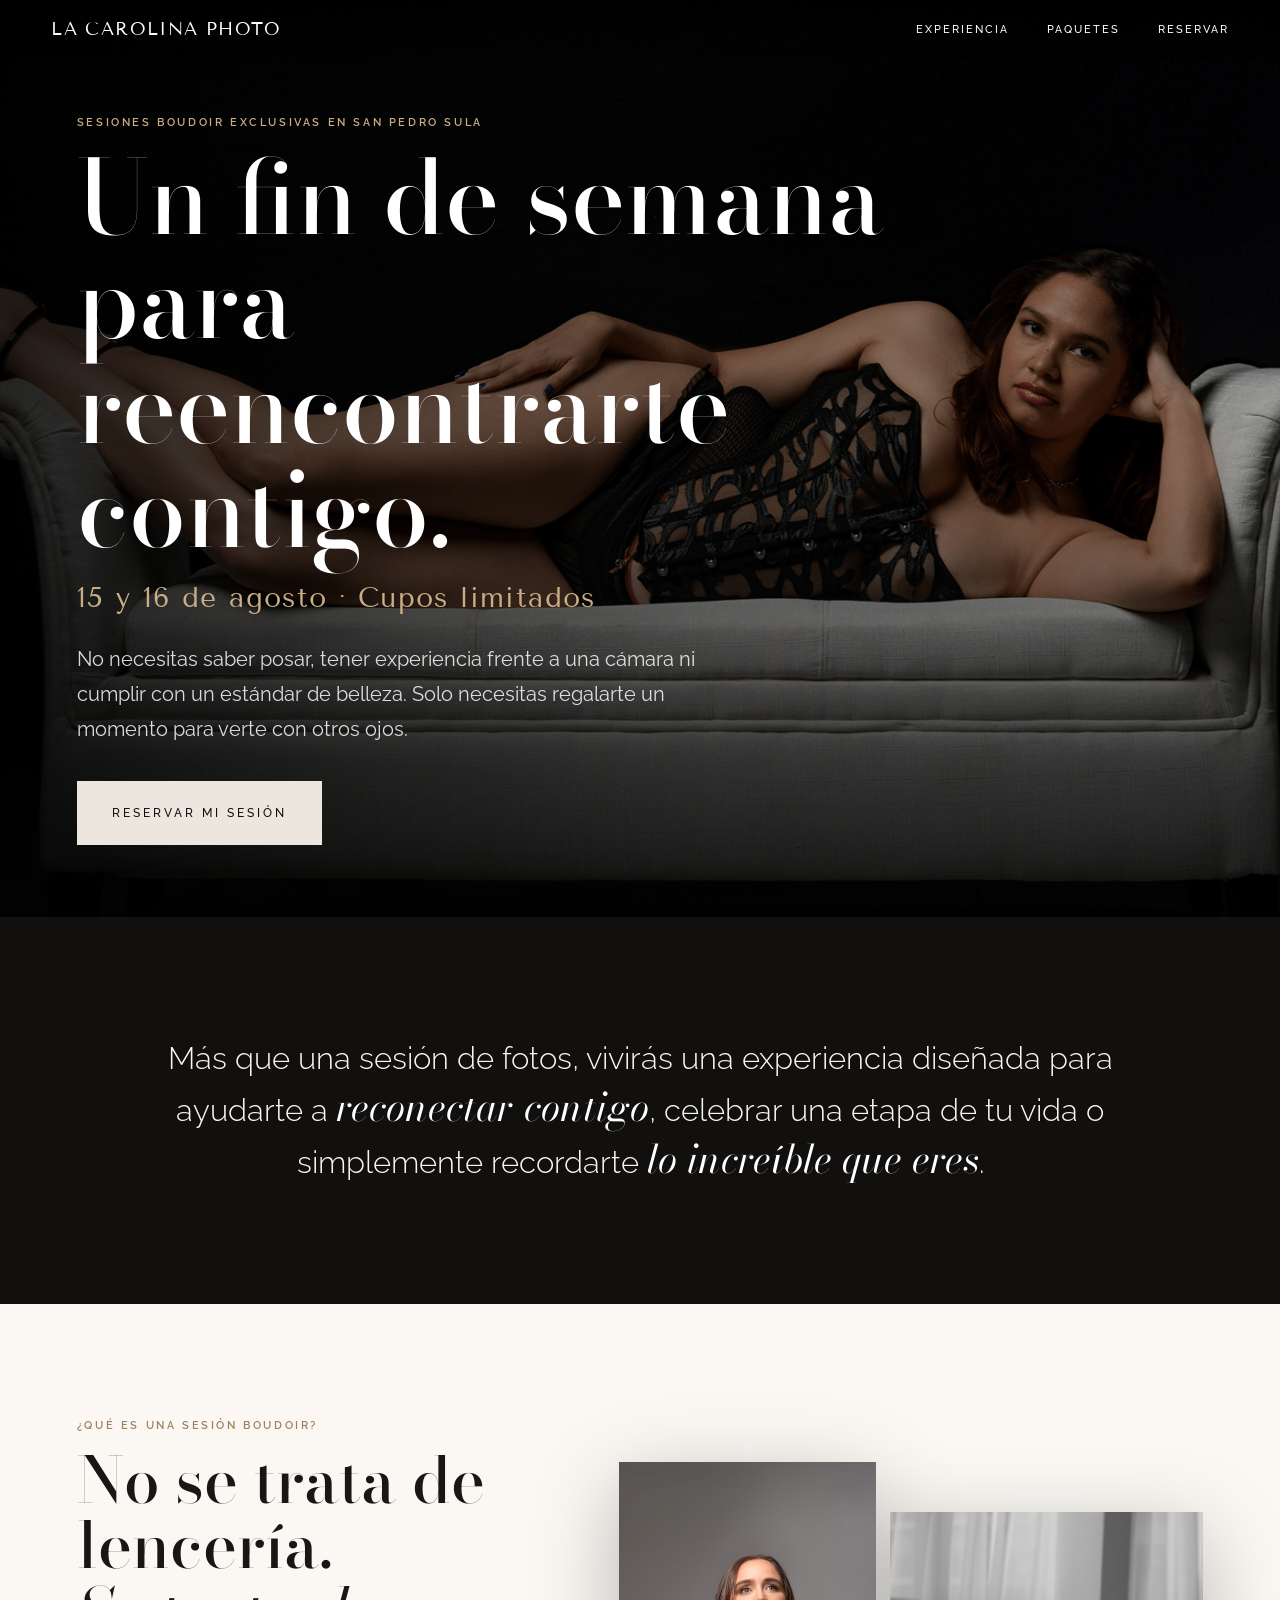
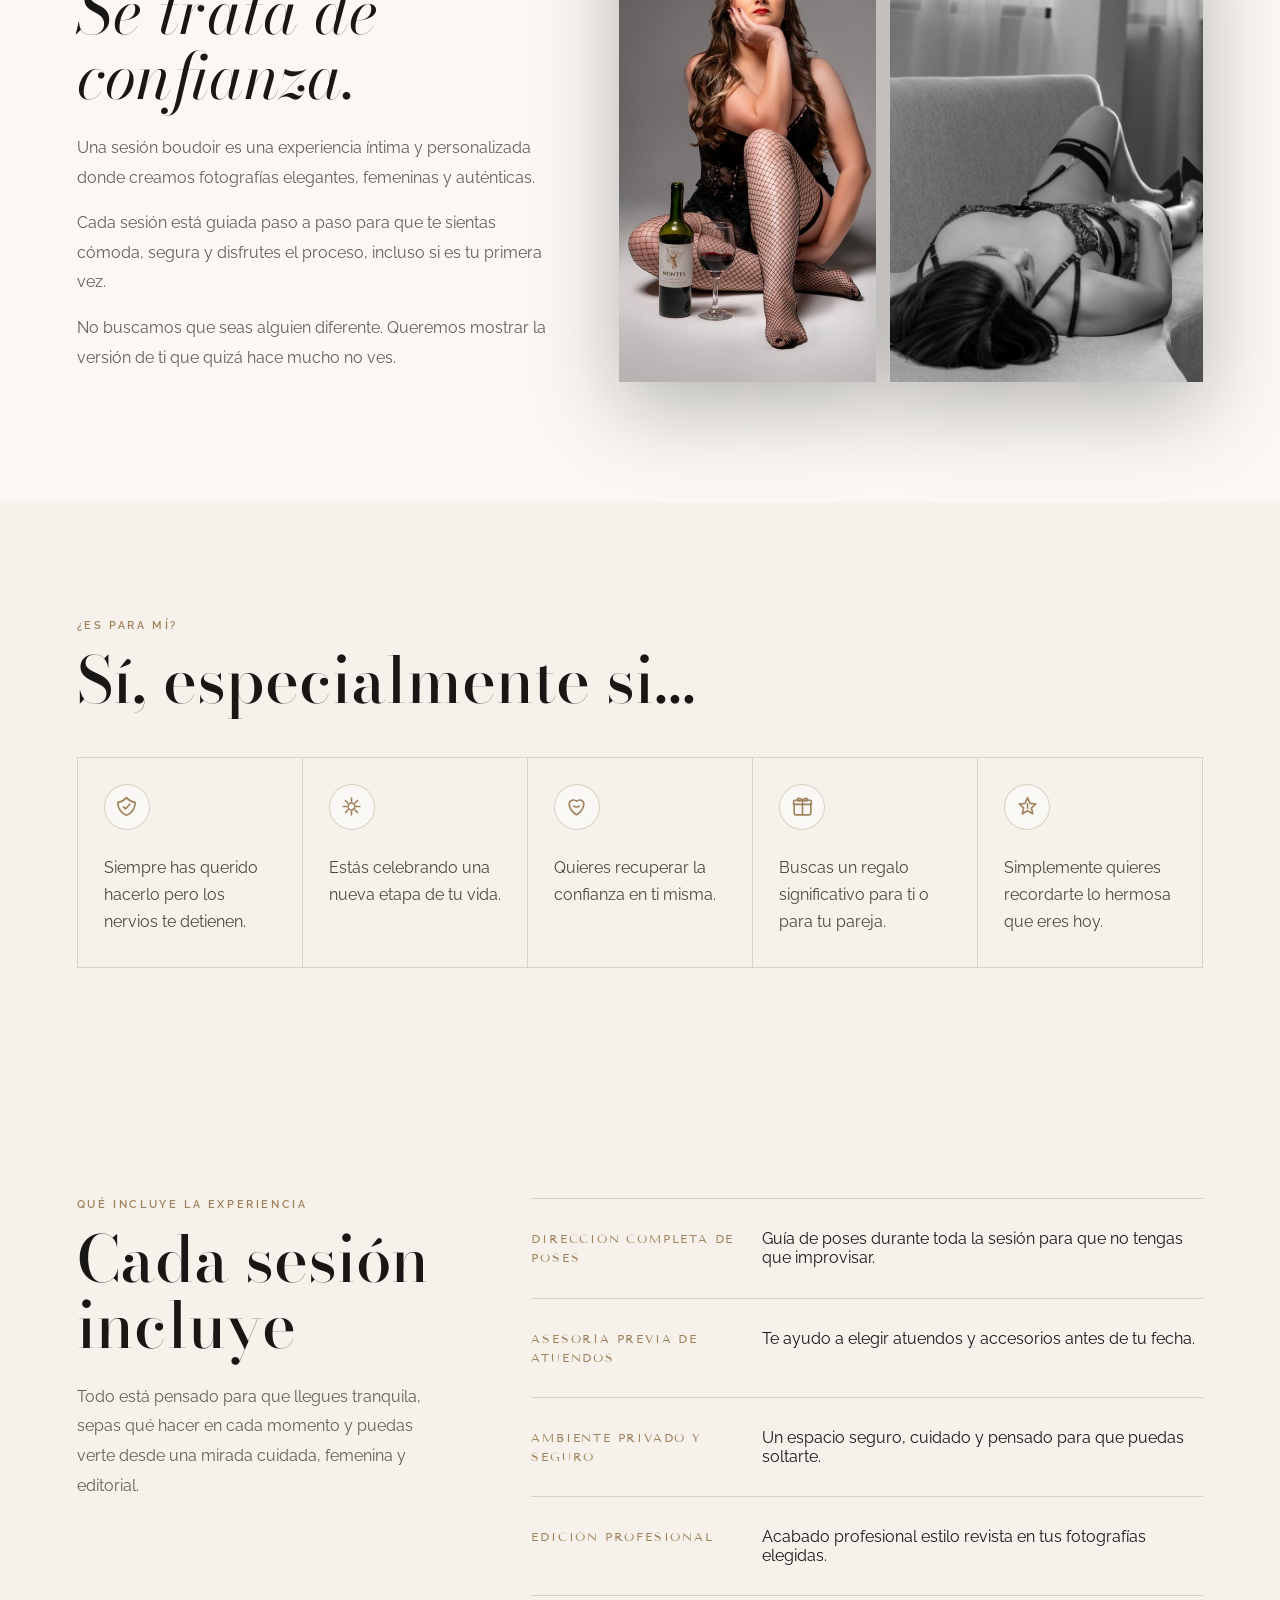
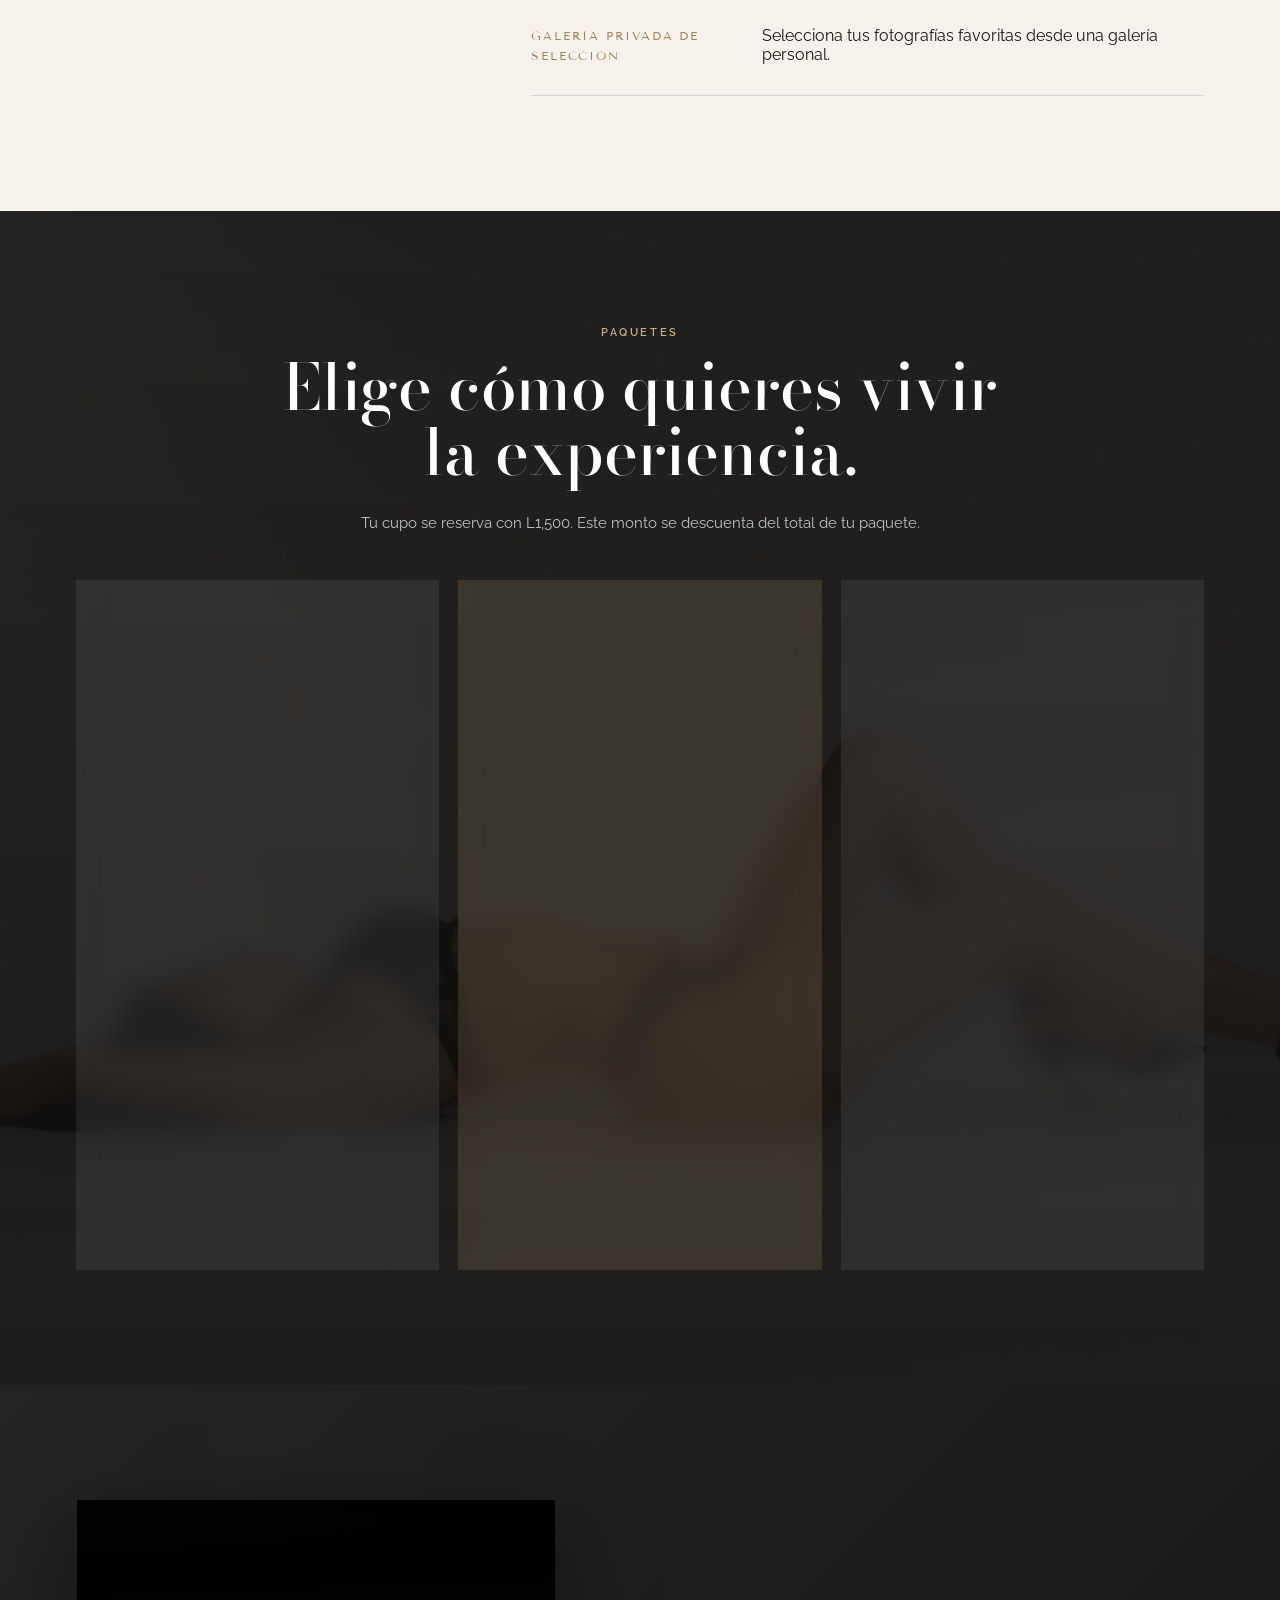
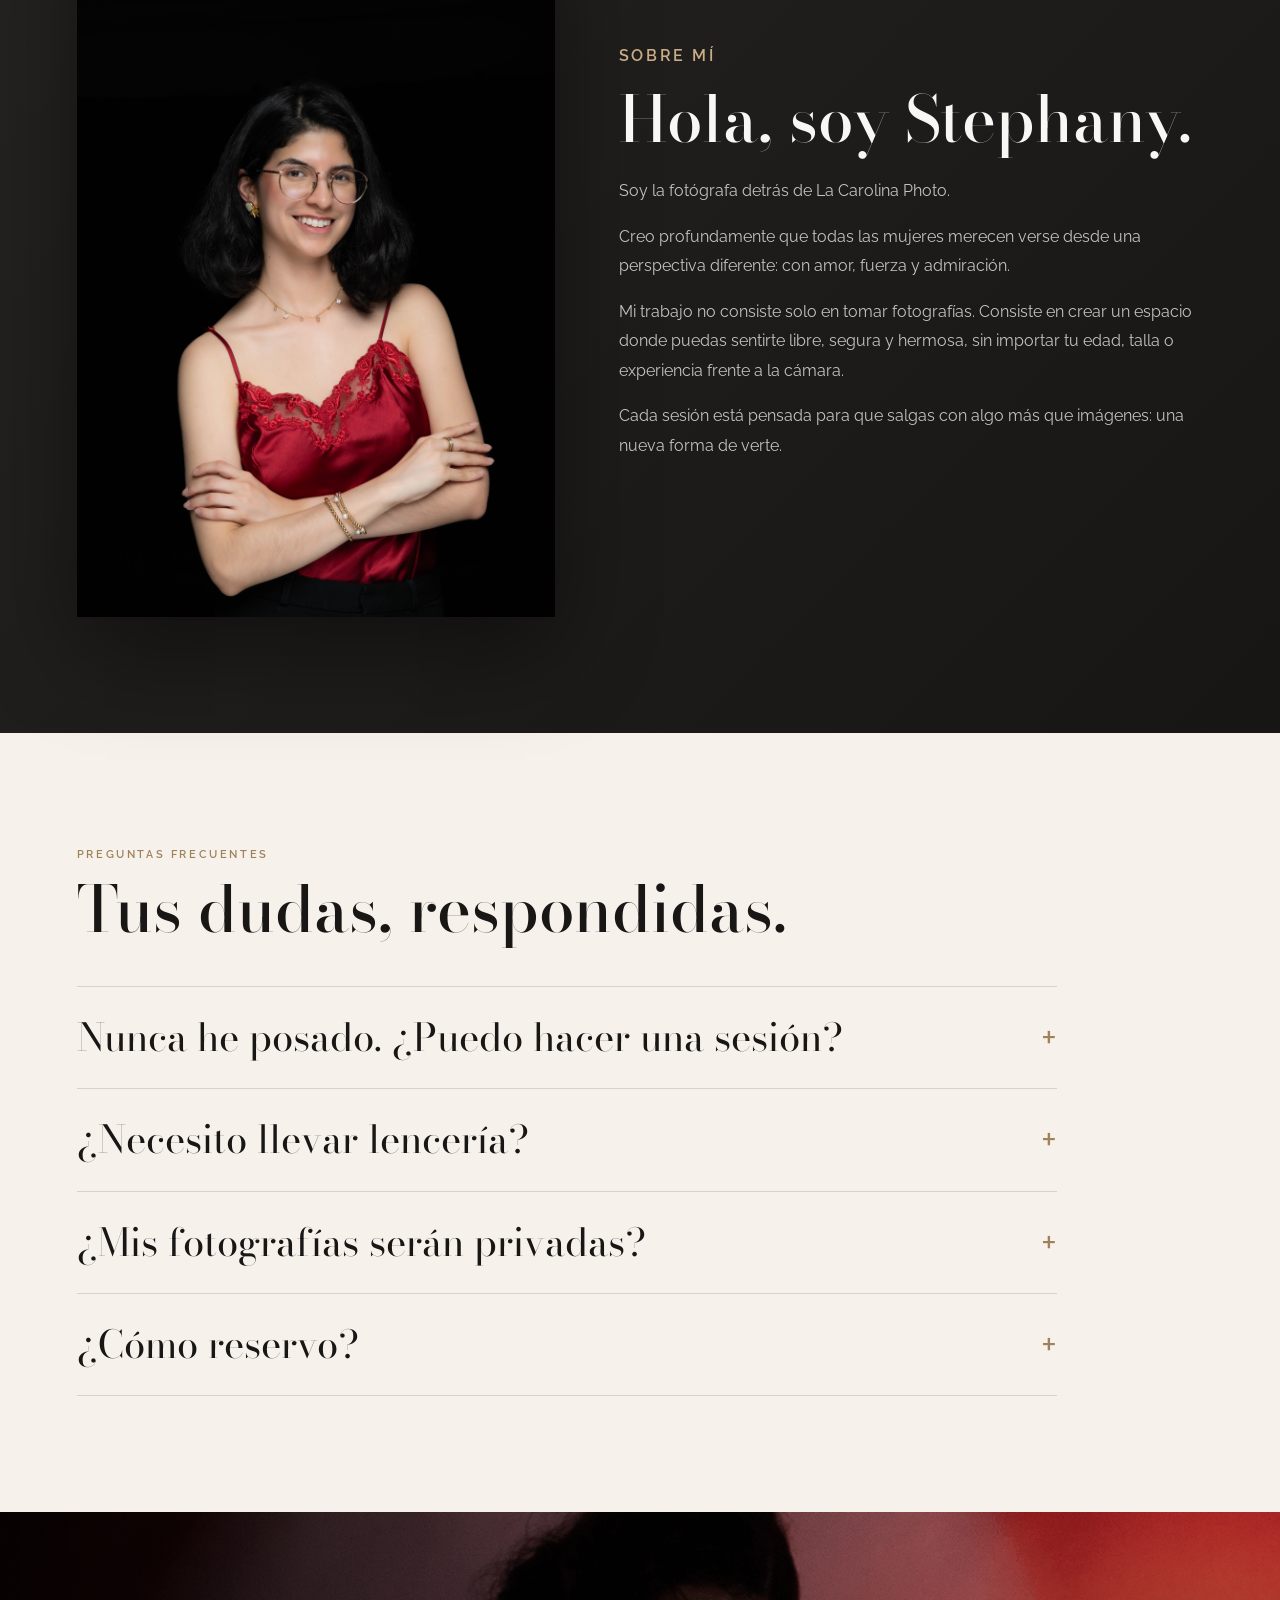
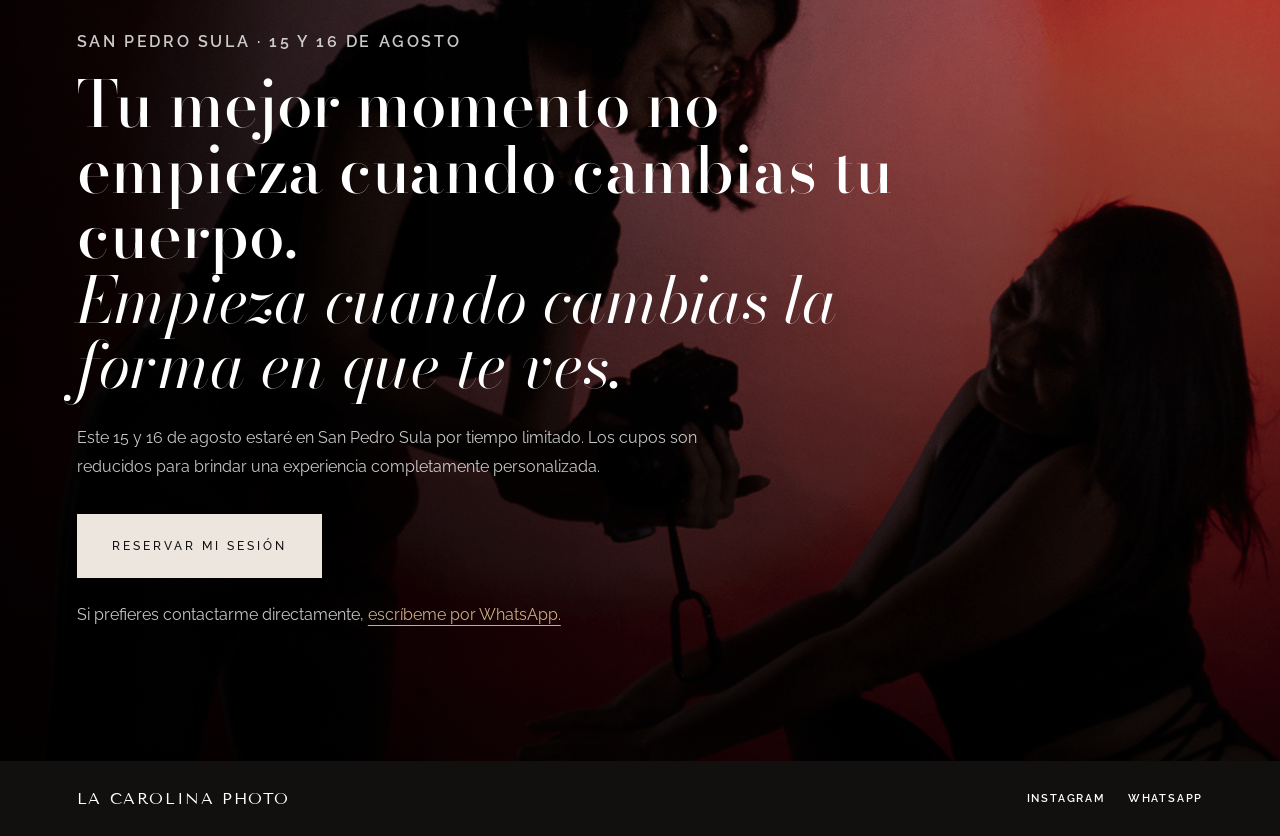
<file: sesiones-san-pedro-sula.html>
<!doctype html>
<html lang="es">
  <head>
    <meta charset="UTF-8" />
    <meta name="viewport" content="width=device-width, initial-scale=1.0" />
    <meta
      name="description"
      content="Sesiones boudoir exclusivas en San Pedro Sula por La Carolina Photo. Disponibles 15 y 16 de agosto con cupos limitados."
    />
    <title>Sesiones Boudoir en San Pedro Sula | La Carolina Photo</title>
    <link rel="icon" type="image/svg+xml" href="./lcp-favicon.svg" />
    <link rel="preconnect" href="https://fonts.googleapis.com" />
    <link rel="preconnect" href="https://fonts.gstatic.com" crossorigin />
    <link
      href="https://fonts.googleapis.com/css2?family=Bodoni+Moda:ital,opsz,wght@0,6..96,400..900;1,6..96,400..900&amp;family=Raleway:wght@300;400;500;600&amp;family=Tenor+Sans&amp;display=swap"
      rel="stylesheet"
    />
    <link rel="stylesheet" href="./assets/san-pedro-sula.css?v=2" />
    <!-- Meta Pixel Code -->
    <script>
      !function(f,b,e,v,n,t,s)
      {if(f.fbq)return;n=f.fbq=function(){n.callMethod?
      n.callMethod.apply(n,arguments):n.queue.push(arguments)};
      if(!f._fbq)f._fbq=n;n.push=n;n.loaded=!0;n.version='2.0';
      n.queue=[];t=b.createElement(e);t.async=!0;
      t.src=v;s=b.getElementsByTagName(e)[0];
      s.parentNode.insertBefore(t,s)}(window, document,'script',
      'https://connect.facebook.net/en_US/fbevents.js');
      fbq('init', '2082834486004047');
      fbq('track', 'PageView');
    </script>
    <!-- End Meta Pixel Code -->
  </head>
  <body>
    <noscript><img height="1" width="1" style="display:none"
    src="https://www.facebook.com/tr?id=2082834486004047&amp;ev=PageView&amp;noscript=1"
    alt="" /></noscript>
    <header class="site-header">
      <a class="brand" href="./index.html" aria-label="La Carolina Photo">
        La Carolina Photo
      </a>
      <nav class="nav-links" aria-label="Secciones">
        <a href="#experiencia">Experiencia</a>
        <a href="#paquetes">Paquetes</a>
        <a href="#reservar">Reservar</a>
      </nav>
    </header>

    <main>
      <section class="hero">
        <div class="hero-media" aria-hidden="true">
          <img src="./assets/hero-banner-filtered-bg-K060er8P.png" alt="" />
        </div>
        <div class="hero-shade" aria-hidden="true"></div>
        <div class="hero-content">
          <p class="eyebrow">Sesiones boudoir exclusivas en San Pedro Sula</p>
          <h1>Un fin de semana para reencontrarte contigo.</h1>
          <p class="event-line">15 y 16 de agosto · Cupos limitados</p>
          <p class="hero-copy">
            No necesitas saber posar, tener experiencia frente a una cámara ni
            cumplir con un estándar de belleza. Solo necesitas regalarte un
            momento para verte con otros ojos.
          </p>
          <a class="button button-primary" href="#paquetes">Reservar mi sesión</a>
        </div>
      </section>

      <section class="trust-section" id="experiencia">
        <p>
          Más que una sesión de fotos, vivirás una experiencia diseñada para
          ayudarte a <em>reconectar contigo</em>, celebrar una etapa de tu vida
          o simplemente recordarte <em>lo increíble que eres</em>.
        </p>
      </section>

      <section class="definition-section">
        <div class="definition-copy">
          <p class="eyebrow dark">¿Qué es una sesión boudoir?</p>
          <h2>No se trata de lencería. <em>Se trata de confianza.</em></h2>
          <p>
            Una sesión boudoir es una experiencia íntima y personalizada donde
            creamos fotografías elegantes, femeninas y auténticas.
          </p>
          <p>
            Cada sesión está guiada paso a paso para que te sientas cómoda,
            segura y disfrutes el proceso, incluso si es tu primera vez.
          </p>
          <p>
            No buscamos que seas alguien diferente. Queremos mostrar la versión
            de ti que quizá hace mucho no ves.
          </p>
        </div>
        <div class="definition-images" aria-label="Galería boudoir">
          <img src="./assets/portfolio-01-ChwId_BU.jpg" alt="Retrato boudoir elegante" />
          <img src="./assets/portfolio-09-CxhUHbtE.jpg" alt="Retrato boudoir en estudio" />
        </div>
      </section>

      <section class="fit-section">
        <div class="section-heading">
          <p class="eyebrow dark">¿Es para mí?</p>
          <h2>Sí, especialmente si...</h2>
        </div>
        <div class="reason-grid">
          <article>
            <span class="solar-icon" aria-hidden="true">
              <svg viewBox="0 0 24 24"><path d="M12 3.5c2.4 2.7 5.6 4.3 8.4 4.8-.4 6.2-3.5 10.1-8.4 12.2C7.1 18.4 4 14.5 3.6 8.3 6.4 7.8 9.6 6.2 12 3.5Z"/><path d="m9 12.3 2 2 4.2-4.5"/></svg>
            </span>
            Siempre has querido hacerlo pero los nervios te detienen.
          </article>
          <article>
            <span class="solar-icon" aria-hidden="true">
              <svg viewBox="0 0 24 24"><path d="M12 4v3.2"/><path d="M12 16.8V20"/><path d="M20 12h-3.2"/><path d="M7.2 12H4"/><path d="m17.7 6.3-2.3 2.3"/><path d="m8.6 15.4-2.3 2.3"/><path d="m17.7 17.7-2.3-2.3"/><path d="m8.6 8.6-2.3-2.3"/><path d="M12 8.7a3.3 3.3 0 1 1 0 6.6 3.3 3.3 0 0 1 0-6.6Z"/></svg>
            </span>
            Estás celebrando una nueva etapa de tu vida.
          </article>
          <article>
            <span class="solar-icon" aria-hidden="true">
              <svg viewBox="0 0 24 24"><path d="M12 20s7-4.2 7-10.2A4.1 4.1 0 0 0 12 7a4.1 4.1 0 0 0-7 2.8C5 15.8 12 20 12 20Z"/><path d="M9.4 11.7c1.1 1 4.1 1 5.2 0"/></svg>
            </span>
            Quieres recuperar la confianza en ti misma.
          </article>
          <article>
            <span class="solar-icon" aria-hidden="true">
              <svg viewBox="0 0 24 24"><path d="M20 10v8.5A1.5 1.5 0 0 1 18.5 20h-13A1.5 1.5 0 0 1 4 18.5V10"/><path d="M3.5 7.5A1.5 1.5 0 0 1 5 6h14a1.5 1.5 0 0 1 1.5 1.5V10h-17V7.5Z"/><path d="M12 6v14"/><path d="M12 6.1C10.9 4.3 8 3.6 7.2 5c-.8 1.4.9 2.4 4.8 1.1Z"/><path d="M12 6.1c1.1-1.8 4-2.5 4.8-1.1.8 1.4-.9 2.4-4.8 1.1Z"/></svg>
            </span>
            Buscas un regalo significativo para ti o para tu pareja.
          </article>
          <article>
            <span class="solar-icon" aria-hidden="true">
              <svg viewBox="0 0 24 24"><path d="M12 3.7 14.4 9l5.6.6-4.2 3.8 1.2 5.6-5-2.9-5 2.9 1.2-5.6L4 9.6 9.6 9 12 3.7Z"/><path d="M12 9.5v4.1"/></svg>
            </span>
            Simplemente quieres recordarte lo hermosa que eres hoy.
          </article>
        </div>
      </section>

      <section class="included-section">
        <div class="included-copy">
          <p class="eyebrow dark">Qué incluye la experiencia</p>
          <h2>Cada sesión incluye</h2>
          <p>
            Todo está pensado para que llegues tranquila, sepas qué hacer en
            cada momento y puedas verte desde una mirada cuidada, femenina y
            editorial.
          </p>
        </div>
        <div class="included-list">
          <article class="included-feature">
            <span>Dirección completa de poses</span>
            <p>Guía de poses durante toda la sesión para que no tengas que improvisar.</p>
          </article>
          <article class="included-feature">
            <span>Asesoría previa de atuendos</span>
            <p>Te ayudo a elegir atuendos y accesorios antes de tu fecha.</p>
          </article>
          <article class="included-feature">
            <span>Ambiente privado y seguro</span>
            <p>Un espacio seguro, cuidado y pensado para que puedas soltarte.</p>
          </article>
          <article class="included-feature">
            <span>Edición profesional</span>
            <p>Acabado profesional estilo revista en tus fotografías elegidas.</p>
          </article>
          <article class="included-feature">
            <span>Galería privada de selección</span>
            <p>Selecciona tus fotografías favoritas desde una galería personal.</p>
          </article>
        </div>
      </section>

      <section class="packages-section" id="paquetes">
        <div class="section-heading centered">
          <p class="eyebrow">Paquetes</p>
          <h2>Elige cómo quieres vivir la experiencia.</h2>
          <p class="reservation-note">
            Tu cupo se reserva con L1,500. Este monto se descuenta del total de tu paquete.
          </p>
        </div>

        <div class="package-grid">
          <article class="package-card">
            <div class="package-top">
              <div>
                <p>Mini</p>
                <small>Perfecto para vivir tu primera experiencia boudoir.</small>
              </div>
              <strong>L 3,999</strong>
            </div>
            <ul>
              <li>8 fotografías digitales</li>
              <li>30 minutos de sesión</li>
              <li>Un atuendo y accesorios</li>
              <li>Edición profesional estilo revista</li>
              <li>Guía completa de poses</li>
              <li>Consulta previa gratuita</li>
            </ul>
            <a
              class="button button-card"
              href="https://lacarolinastudio.pixieset.com/booking/sps"
              target="_blank"
              rel="noreferrer"
            >
              Quiero este paquete
            </a>
          </article>

          <article class="package-card featured">
            <div class="badge">Más elegido</div>
            <div class="package-top">
              <div>
                <p>Esencial</p>
                <small>
                  Nuestro paquete más elegido para quienes desean explorar la
                  experiencia con más tiempo y variedad.
                </small>
              </div>
              <strong>L 5,199</strong>
            </div>
            <ul>
              <li>12 fotografías digitales</li>
              <li>1 hora de sesión</li>
              <li>Dos atuendos y accesorios</li>
              <li>Edición profesional estilo revista</li>
              <li>Guía completa de poses</li>
              <li>Consulta previa gratuita</li>
            </ul>
            <a
              class="button button-card"
              href="https://lacarolinastudio.pixieset.com/booking/sps"
              target="_blank"
              rel="noreferrer"
            >
              Reservar Esencial
            </a>
          </article>

          <article class="package-card">
            <div class="package-top">
              <div>
                <p>Glow</p>
                <small>
                  La experiencia más completa para crear una colección que
                  refleje todas tus facetas.
                </small>
              </div>
              <strong>L 6,899</strong>
            </div>
            <ul>
              <li>20 fotografías digitales</li>
              <li>1 hora y media de sesión</li>
              <li>Atuendos ilimitados</li>
              <li>Edición profesional estilo revista</li>
              <li>Guía completa de poses</li>
            </ul>
            <a
              class="button button-card"
              href="https://lacarolinastudio.pixieset.com/booking/sps"
              target="_blank"
              rel="noreferrer"
            >
              Quiero Glow
            </a>
          </article>
        </div>
      </section>

      <section class="about-section">
        <div class="about-image">
          <img src="./assets/about-stephany-san-pedro-sula.jpg" alt="Stephany, fotógrafa de La Carolina Photo" />
        </div>
        <div class="about-copy">
          <p class="eyebrow dark">Sobre mí</p>
          <h2>Hola, soy Stephany.</h2>
          <p>Soy la fotógrafa detrás de La Carolina Photo.</p>
          <p>
            Creo profundamente que todas las mujeres merecen verse desde una
            perspectiva diferente: con amor, fuerza y admiración.
          </p>
          <p>
            Mi trabajo no consiste solo en tomar fotografías. Consiste en crear
            un espacio donde puedas sentirte libre, segura y hermosa, sin
            importar tu edad, talla o experiencia frente a la cámara.
          </p>
          <p>
            Cada sesión está pensada para que salgas con algo más que imágenes:
            una nueva forma de verte.
          </p>
        </div>
      </section>

      <section class="faq-section">
        <div class="section-heading">
          <p class="eyebrow dark">Preguntas frecuentes</p>
          <h2>Tus dudas, respondidas.</h2>
        </div>
        <div class="faq-list">
          <div class="faq-item">
            <button class="faq-question" type="button" aria-expanded="false">
              Nunca he posado. ¿Puedo hacer una sesión?
            </button>
            <div class="faq-answer">
              <p>
                Claro. La mayoría de las mujeres que fotografío nunca habían hecho
                una sesión antes. Durante toda la experiencia te guiaré paso a paso.
              </p>
            </div>
          </div>
          <div class="faq-item">
            <button class="faq-question" type="button" aria-expanded="false">
              ¿Necesito llevar lencería?
            </button>
            <div class="faq-answer">
              <p>
                No necesariamente. Puedes usar lencería, un body, una camisa
                blanca, un suéter tejido o cualquier prenda con la que te sientas
                cómoda. Durante la consulta previa te ayudaré a elegir las mejores
                opciones.
              </p>
            </div>
          </div>
          <div class="faq-item">
            <button class="faq-question" type="button" aria-expanded="false">
              ¿Mis fotografías serán privadas?
            </button>
            <div class="faq-answer">
              <p>
                Sí. Tu privacidad siempre será respetada. Ninguna fotografía se
                publica sin tu autorización.
              </p>
            </div>
          </div>
          <div class="faq-item">
            <button class="faq-question" type="button" aria-expanded="false">
              ¿Cómo reservo?
            </button>
            <div class="faq-answer">
              <p>
                Puedes reservar tu cupo con un anticipo. Una vez confirmada tu
                reserva recibirás toda la información para preparar tu sesión.
              </p>
            </div>
          </div>
        </div>
      </section>

      <section class="closing-section" id="reservar">
        <div class="closing-media" aria-hidden="true">
          <img src="./assets/cta-background-TaOBVrOW.png" alt="" />
        </div>
        <div class="closing-shade" aria-hidden="true"></div>
        <div class="closing-content">
          <p class="eyebrow">San Pedro Sula · 15 y 16 de agosto</p>
          <h2>
            Tu mejor momento no empieza cuando cambias tu cuerpo.
            <em>Empieza cuando cambias la forma en que te ves.</em>
          </h2>
          <p>
            Este 15 y 16 de agosto estaré en San Pedro Sula por tiempo limitado.
            Los cupos son reducidos para brindar una experiencia completamente
            personalizada.
          </p>
          <a
            class="button button-primary"
            href="#paquetes"
          >
            Reservar mi sesión
          </a>
          <p class="direct-contact">
            Si prefieres contactarme directamente,
            <a
              href="https://wa.me/50432808509?text=Me%20interesa%20reservar%20una%20sesi%C3%B3n%20boudoir%20en%20San%20Pedro%20Sula"
              target="_blank"
              rel="noreferrer"
            >
              escríbeme por WhatsApp.
            </a>
          </p>
        </div>
      </section>
    </main>

    <footer class="landing-footer">
      <p>La Carolina Photo</p>
      <div>
        <a href="https://www.instagram.com/lacarolina.photo/" target="_blank" rel="noreferrer">Instagram</a>
        <a
          href="https://wa.me/50432808509?text=Me%20interesa%20reservar%20una%20sesi%C3%B3n%20boudoir%20en%20San%20Pedro%20Sula"
          target="_blank"
          rel="noreferrer"
        >
          WhatsApp
        </a>
      </div>
    </footer>

    <script>
      document.querySelectorAll("img").forEach((image) => {
        image.setAttribute("draggable", "false");
        image.addEventListener("contextmenu", (event) => event.preventDefault());
        image.addEventListener("dragstart", (event) => event.preventDefault());
      });

      document.querySelectorAll(".faq-item").forEach((item) => {
        const button = item.querySelector(".faq-question");
        const answer = item.querySelector(".faq-answer");

        button.addEventListener("click", () => {
          const isOpen = item.classList.contains("is-open");

          document.querySelectorAll(".faq-item").forEach((other) => {
            const otherAnswer = other.querySelector(".faq-answer");
            other.classList.remove("is-open");
            other.querySelector(".faq-question").setAttribute("aria-expanded", "false");
            otherAnswer.style.maxHeight = "0px";
          });

          if (!isOpen) {
            item.classList.add("is-open");
            button.setAttribute("aria-expanded", "true");
            answer.style.maxHeight = `${answer.scrollHeight}px`;
          }
        });
      });
    </script>
  </body>
</html>
</file>
<file: assets/index-BDfDbCNX.css>
@import"https://fonts.googleapis.com/css2?family=Bodoni+Moda:ital,opsz,wght@0,6..96,400..900;1,6..96,400..900&family=Montserrat:ital,wght@0,100..900;1,100..900&family=Raleway:ital,wght@0,100..900;1,100..900&family=Tenor+Sans&display=swap";@layer components;/*! tailwindcss v4.1.15 | MIT License | https://tailwindcss.com */@layer properties{@supports (((-webkit-hyphens:none)) and (not (margin-trim:inline))) or ((-moz-orient:inline) and (not (color:rgb(from red r g b)))){*,:before,:after,::backdrop{--tw-translate-x:0;--tw-translate-y:0;--tw-translate-z:0;--tw-rotate-x:initial;--tw-rotate-y:initial;--tw-rotate-z:initial;--tw-skew-x:initial;--tw-skew-y:initial;--tw-border-style:solid;--tw-gradient-position:initial;--tw-gradient-from:#0000;--tw-gradient-via:#0000;--tw-gradient-to:#0000;--tw-gradient-stops:initial;--tw-gradient-via-stops:initial;--tw-gradient-from-position:0%;--tw-gradient-via-position:50%;--tw-gradient-to-position:100%;--tw-leading:initial;--tw-font-weight:initial;--tw-tracking:initial;--tw-shadow:0 0 #0000;--tw-shadow-color:initial;--tw-shadow-alpha:100%;--tw-inset-shadow:0 0 #0000;--tw-inset-shadow-color:initial;--tw-inset-shadow-alpha:100%;--tw-ring-color:initial;--tw-ring-shadow:0 0 #0000;--tw-inset-ring-color:initial;--tw-inset-ring-shadow:0 0 #0000;--tw-ring-inset:initial;--tw-ring-offset-width:0px;--tw-ring-offset-color:#fff;--tw-ring-offset-shadow:0 0 #0000;--tw-blur:initial;--tw-brightness:initial;--tw-contrast:initial;--tw-grayscale:initial;--tw-hue-rotate:initial;--tw-invert:initial;--tw-opacity:initial;--tw-saturate:initial;--tw-sepia:initial;--tw-drop-shadow:initial;--tw-drop-shadow-color:initial;--tw-drop-shadow-alpha:100%;--tw-drop-shadow-size:initial;--tw-backdrop-blur:initial;--tw-backdrop-brightness:initial;--tw-backdrop-contrast:initial;--tw-backdrop-grayscale:initial;--tw-backdrop-hue-rotate:initial;--tw-backdrop-invert:initial;--tw-backdrop-opacity:initial;--tw-backdrop-saturate:initial;--tw-backdrop-sepia:initial;--tw-duration:initial;--tw-ease:initial;--tw-text-shadow-color:initial;--tw-text-shadow-alpha:100%}}}@layer theme{:root,:host{--font-sans:ui-sans-serif,system-ui,sans-serif,"Apple Color Emoji","Segoe UI Emoji","Segoe UI Symbol","Noto Color Emoji";--font-mono:ui-monospace,SFMono-Regular,Menlo,Monaco,Consolas,"Liberation Mono","Courier New",monospace;--color-gray-300:oklch(87.2% .01 258.338);--color-gray-800:oklch(27.8% .033 256.848);--color-black:#000;--color-white:#fff;--spacing:.25rem;--container-2xl:42rem;--container-3xl:48rem;--container-5xl:64rem;--text-sm:.875rem;--text-sm--line-height:calc(1.25/.875);--text-xl:1.25rem;--text-xl--line-height:calc(1.75/1.25);--text-3xl:1.875rem;--text-3xl--line-height: 1.2 ;--text-4xl:2.25rem;--text-4xl--line-height:calc(2.5/2.25);--text-7xl:4.5rem;--text-7xl--line-height:1;--text-8xl:6rem;--text-8xl--line-height:1;--text-9xl:8rem;--text-9xl--line-height:1;--font-weight-light:300;--font-weight-normal:400;--font-weight-medium:500;--font-weight-bold:700;--tracking-tight:-.025em;--leading-tight:1.25;--leading-relaxed:1.625;--drop-shadow-lg:0 4px 4px #00000026;--ease-in-out:cubic-bezier(.4,0,.2,1);--blur-sm:8px;--default-transition-duration:.15s;--default-transition-timing-function:cubic-bezier(.4,0,.2,1);--default-font-family:var(--font-sans);--default-mono-font-family:var(--font-mono);--font-bodoni:"Bodoni Moda",serif;--font-tenor:"Tenor Sans",sans-serif;--font-raleway:"Raleway",sans-serif}}@layer base{*,:after,:before,::backdrop{box-sizing:border-box;border:0 solid;margin:0;padding:0}::file-selector-button{box-sizing:border-box;border:0 solid;margin:0;padding:0}html,:host{-webkit-text-size-adjust:100%;tab-size:4;line-height:1.5;font-family:var(--default-font-family,ui-sans-serif,system-ui,sans-serif,"Apple Color Emoji","Segoe UI Emoji","Segoe UI Symbol","Noto Color Emoji");font-feature-settings:var(--default-font-feature-settings,normal);font-variation-settings:var(--default-font-variation-settings,normal);-webkit-tap-highlight-color:transparent}hr{height:0;color:inherit;border-top-width:1px}abbr:where([title]){-webkit-text-decoration:underline dotted;text-decoration:underline dotted}h1,h2,h3,h4,h5,h6{font-size:inherit;font-weight:inherit}a{color:inherit;-webkit-text-decoration:inherit;text-decoration:inherit}b,strong{font-weight:bolder}code,kbd,samp,pre{font-family:var(--default-mono-font-family,ui-monospace,SFMono-Regular,Menlo,Monaco,Consolas,"Liberation Mono","Courier New",monospace);font-feature-settings:var(--default-mono-font-feature-settings,normal);font-variation-settings:var(--default-mono-font-variation-settings,normal);font-size:1em}small{font-size:80%}sub,sup{vertical-align:baseline;font-size:75%;line-height:0;position:relative}sub{bottom:-.25em}sup{top:-.5em}table{text-indent:0;border-color:inherit;border-collapse:collapse}:-moz-focusring{outline:auto}progress{vertical-align:baseline}summary{display:list-item}ol,ul,menu{list-style:none}img,svg,video,canvas,audio,iframe,embed,object{vertical-align:middle;display:block}img,video{max-width:100%;height:auto}button,input,select,optgroup,textarea{font:inherit;font-feature-settings:inherit;font-variation-settings:inherit;letter-spacing:inherit;color:inherit;opacity:1;background-color:#0000;border-radius:0}::file-selector-button{font:inherit;font-feature-settings:inherit;font-variation-settings:inherit;letter-spacing:inherit;color:inherit;opacity:1;background-color:#0000;border-radius:0}:where(select:is([multiple],[size])) optgroup{font-weight:bolder}:where(select:is([multiple],[size])) optgroup option{padding-inline-start:20px}::file-selector-button{margin-inline-end:4px}::placeholder{opacity:1}@supports (not ((-webkit-appearance:-apple-pay-button))) or (contain-intrinsic-size:1px){::placeholder{color:currentColor}@supports (color:color-mix(in lab,red,red)){::placeholder{color:color-mix(in oklab,currentcolor 50%,transparent)}}}textarea{resize:vertical}::-webkit-search-decoration{-webkit-appearance:none}::-webkit-date-and-time-value{min-height:1lh;text-align:inherit}::-webkit-datetime-edit{display:inline-flex}::-webkit-datetime-edit-fields-wrapper{padding:0}::-webkit-datetime-edit{padding-block:0}::-webkit-datetime-edit-year-field{padding-block:0}::-webkit-datetime-edit-month-field{padding-block:0}::-webkit-datetime-edit-day-field{padding-block:0}::-webkit-datetime-edit-hour-field{padding-block:0}::-webkit-datetime-edit-minute-field{padding-block:0}::-webkit-datetime-edit-second-field{padding-block:0}::-webkit-datetime-edit-millisecond-field{padding-block:0}::-webkit-datetime-edit-meridiem-field{padding-block:0}::-webkit-calendar-picker-indicator{line-height:1}:-moz-ui-invalid{box-shadow:none}button,input:where([type=button],[type=reset],[type=submit]){appearance:button}::file-selector-button{appearance:button}::-webkit-inner-spin-button{height:auto}::-webkit-outer-spin-button{height:auto}[hidden]:where(:not([hidden=until-found])){display:none!important}}@layer utilities{.pointer-events-none{pointer-events:none}.invisible{visibility:hidden}.visible{visibility:visible}.absolute{position:absolute}.fixed{position:fixed}.relative{position:relative}.inset-0{inset:calc(var(--spacing)*0)}.inset-x-0{inset-inline:calc(var(--spacing)*0)}.-top-5{top:calc(var(--spacing)*-5)}.-top-\[30px\]{top:-30px}.top-0{top:calc(var(--spacing)*0)}.top-1\/2{top:50%}.top-4{top:calc(var(--spacing)*4)}.top-5{top:calc(var(--spacing)*5)}.top-30{top:calc(var(--spacing)*30)}.top-\[40\%\]{top:40%}.top-\[50\%\]{top:50%}.-right-10{right:calc(var(--spacing)*-10)}.-right-\[12\%\]{right:-12%}.right-4{right:calc(var(--spacing)*4)}.right-5{right:calc(var(--spacing)*5)}.bottom-0{bottom:calc(var(--spacing)*0)}.bottom-5{bottom:calc(var(--spacing)*5)}.bottom-25{bottom:calc(var(--spacing)*25)}.-left-8\.5{left:calc(var(--spacing)*-8.5)}.left-0{left:calc(var(--spacing)*0)}.z-10{z-index:10}.z-50{z-index:50}.z-\[9999\]{z-index:9999}.m-0{margin:calc(var(--spacing)*0)}.m-auto{margin:auto}.mx-auto{margin-inline:auto}.mb-0{margin-bottom:calc(var(--spacing)*0)}.mb-\[-17px\]{margin-bottom:-17px}.flex{display:flex}.hidden{display:none}.inline{display:inline}.h-0\.5{height:calc(var(--spacing)*.5)}.h-2\.5{height:calc(var(--spacing)*2.5)}.h-10{height:calc(var(--spacing)*10)}.h-\[800px\]{height:800px}.h-full{height:100%}.h-screen{height:100vh}.max-h-\[90vh\]{max-height:90vh}.w-0{width:calc(var(--spacing)*0)}.w-10{width:calc(var(--spacing)*10)}.w-30{width:calc(var(--spacing)*30)}.w-\[18px\]{width:18px}.w-\[20vh\]{width:20vh}.w-\[40vw\]{width:40vw}.w-full{width:100%}.w-screen{width:100vw}.max-w-3xl{max-width:var(--container-3xl)}.max-w-5xl{max-width:var(--container-5xl)}.max-w-\[80vw\]{max-width:80vw}.max-w-\[90vw\]{max-width:90vw}.max-w-\[350px\]{max-width:350px}.max-w-\[800px\]{max-width:800px}.max-w-\[1000px\]{max-width:1000px}.max-w-\[1100px\]{max-width:1100px}.max-w-\[1300px\]{max-width:1300px}.max-w-\[1400px\]{max-width:1400px}.max-w-\[1440px\]{max-width:1440px}.max-w-\[1600px\]{max-width:1600px}.min-w-\[6vw\]{min-width:6vw}.flex-1{flex:1}.-translate-y-1\/2{--tw-translate-y: -50% ;translate:var(--tw-translate-x)var(--tw-translate-y)}.scale-\[1\.2\]{scale:1.2}.transform{transform:var(--tw-rotate-x,)var(--tw-rotate-y,)var(--tw-rotate-z,)var(--tw-skew-x,)var(--tw-skew-y,)}.cursor-pointer{cursor:pointer}.resize{resize:both}.list-outside{list-style-position:outside}.list-disc{list-style-type:disc}.flex-col{flex-direction:column}.flex-row{flex-direction:row}.place-content-between{place-content:space-between}.items-center{align-items:center}.items-end{align-items:flex-end}.items-start{align-items:flex-start}.justify-around{justify-content:space-around}.justify-between{justify-content:space-between}.justify-center{justify-content:center}.justify-end{justify-content:flex-end}.justify-items-start{justify-items:start}.gap-4{gap:calc(var(--spacing)*4)}.overflow-auto{overflow:auto}.overflow-hidden{overflow:hidden}.overflow-visible{overflow:visible}.rounded{border-radius:.25rem}.rounded-full{border-radius:3.40282e38px}.border-2{border-style:var(--tw-border-style);border-width:2px}.bg-\[\#000000ee\]{background-color:#000e}.bg-\[\#4f4f4f\]{background-color:#4f4f4f}.bg-\[\#161616\]{background-color:#161616}.bg-\[\#212121\]{background-color:#212121}.bg-\[\#343434\]{background-color:#343434}.bg-\[\#666666\]{background-color:#666}.bg-\[\#ECE6DFFF\]{background-color:#ece6df}.bg-\[\#FFFFFFEE\]{background-color:#fffe}.bg-\[\#f2f2f2\]{background-color:#f2f2f2}.bg-\[\#f9f7f4\]{background-color:#f9f7f4}.bg-black\/80{background-color:#000c}@supports (color:color-mix(in lab,red,red)){.bg-black\/80{background-color:color-mix(in oklab,var(--color-black)80%,transparent)}}.bg-transparent{background-color:#0000}.bg-linear-0{--tw-gradient-position:0deg}@supports (background-image:linear-gradient(in lab,red,red)){.bg-linear-0{--tw-gradient-position:0deg in oklab}}.bg-linear-0{background-image:linear-gradient(var(--tw-gradient-stops))}.from-\[\#00000099\]{--tw-gradient-from:#0009;--tw-gradient-stops:var(--tw-gradient-via-stops,var(--tw-gradient-position),var(--tw-gradient-from)var(--tw-gradient-from-position),var(--tw-gradient-to)var(--tw-gradient-to-position))}.from-\[\#22222299\]{--tw-gradient-from:#2229;--tw-gradient-stops:var(--tw-gradient-via-stops,var(--tw-gradient-position),var(--tw-gradient-from)var(--tw-gradient-from-position),var(--tw-gradient-to)var(--tw-gradient-to-position))}.to-\[\#34343411\]{--tw-gradient-to:#34343411;--tw-gradient-stops:var(--tw-gradient-via-stops,var(--tw-gradient-position),var(--tw-gradient-from)var(--tw-gradient-from-position),var(--tw-gradient-to)var(--tw-gradient-to-position))}.to-\[\#FFFFFF00\]{--tw-gradient-to:#fff0;--tw-gradient-stops:var(--tw-gradient-via-stops,var(--tw-gradient-position),var(--tw-gradient-from)var(--tw-gradient-from-position),var(--tw-gradient-to)var(--tw-gradient-to-position))}.bg-cover{background-size:cover}.bg-center{background-position:50%}.object-contain{object-fit:contain}.p-0{padding:calc(var(--spacing)*0)}.p-2{padding:calc(var(--spacing)*2)}.p-4{padding:calc(var(--spacing)*4)}.p-5{padding:calc(var(--spacing)*5)}.p-10{padding:calc(var(--spacing)*10)}.p-\[1vw\]{padding:1vw}.px-2{padding-inline:calc(var(--spacing)*2)}.px-4{padding-inline:calc(var(--spacing)*4)}.px-5{padding-inline:calc(var(--spacing)*5)}.px-6{padding-inline:calc(var(--spacing)*6)}.px-7{padding-inline:calc(var(--spacing)*7)}.px-8{padding-inline:calc(var(--spacing)*8)}.px-10{padding-inline:calc(var(--spacing)*10)}.py-1{padding-block:calc(var(--spacing)*1)}.py-2{padding-block:calc(var(--spacing)*2)}.py-3{padding-block:calc(var(--spacing)*3)}.py-4{padding-block:calc(var(--spacing)*4)}.py-5{padding-block:calc(var(--spacing)*5)}.py-6{padding-block:calc(var(--spacing)*6)}.py-8{padding-block:calc(var(--spacing)*8)}.py-10{padding-block:calc(var(--spacing)*10)}.py-16{padding-block:calc(var(--spacing)*16)}.py-20{padding-block:calc(var(--spacing)*20)}.py-30{padding-block:calc(var(--spacing)*30)}.py-38{padding-block:calc(var(--spacing)*38)}.py-50{padding-block:calc(var(--spacing)*50)}.py-\[60px\]{padding-block:60px}.pt-0{padding-top:calc(var(--spacing)*0)}.pt-5{padding-top:calc(var(--spacing)*5)}.pt-20{padding-top:calc(var(--spacing)*20)}.pt-45{padding-top:calc(var(--spacing)*45)}.pb-0{padding-bottom:calc(var(--spacing)*0)}.pb-10{padding-bottom:calc(var(--spacing)*10)}.pb-15{padding-bottom:calc(var(--spacing)*15)}.pb-18{padding-bottom:calc(var(--spacing)*18)}.pb-30{padding-bottom:calc(var(--spacing)*30)}.pl-5{padding-left:calc(var(--spacing)*5)}.text-center{text-align:center}.align-middle{vertical-align:middle}.font-bodoni{font-family:var(--font-bodoni)}.font-raleway{font-family:var(--font-raleway)}.font-tenor{font-family:var(--font-tenor)}.text-3xl{font-size:var(--text-3xl);line-height:var(--tw-leading,var(--text-3xl--line-height))}.text-4xl{font-size:var(--text-4xl);line-height:var(--tw-leading,var(--text-4xl--line-height))}.text-sm{font-size:var(--text-sm);line-height:var(--tw-leading,var(--text-sm--line-height))}.text-xl{font-size:var(--text-xl);line-height:var(--tw-leading,var(--text-xl--line-height))}.text-\[0\.688rem\]{font-size:.688rem}.text-\[10px\]{font-size:10px}.text-\[11\.1px\]{font-size:11.1px}.text-\[11\.3px\]{font-size:11.3px}.text-\[11px\]{font-size:11px}.text-\[12px\]{font-size:12px}.text-\[14px\]{font-size:14px}.text-\[16px\]{font-size:16px}.text-\[20px\]{font-size:20px}.text-\[28px\]{font-size:28px}.text-\[36px\]{font-size:36px}.text-\[40px\]{font-size:40px}.text-\[42px\]{font-size:42px}.text-\[48px\]{font-size:48px}.text-\[60px\]{font-size:60px}.text-\[80px\]{font-size:80px}.leading-7{--tw-leading:calc(var(--spacing)*7);line-height:calc(var(--spacing)*7)}.leading-\[1\.1\]{--tw-leading:1.1;line-height:1.1}.leading-\[25\.5px\]{--tw-leading:25.5px;line-height:25.5px}.leading-\[76px\]{--tw-leading:76px;line-height:76px}.leading-relaxed{--tw-leading:var(--leading-relaxed);line-height:var(--leading-relaxed)}.leading-tight{--tw-leading:var(--leading-tight);line-height:var(--leading-tight)}.font-bold{--tw-font-weight:var(--font-weight-bold);font-weight:var(--font-weight-bold)}.font-light{--tw-font-weight:var(--font-weight-light);font-weight:var(--font-weight-light)}.font-medium{--tw-font-weight:var(--font-weight-medium);font-weight:var(--font-weight-medium)}.font-normal{--tw-font-weight:var(--font-weight-normal);font-weight:var(--font-weight-normal)}.tracking-\[0\.3px\]{--tw-tracking:.3px;letter-spacing:.3px}.tracking-\[1\.8px\]{--tw-tracking:1.8px;letter-spacing:1.8px}.tracking-\[1\.95px\]{--tw-tracking:1.95px;letter-spacing:1.95px}.tracking-\[2\.5px\]{--tw-tracking:2.5px;letter-spacing:2.5px}.tracking-\[2px\]{--tw-tracking:2px;letter-spacing:2px}.tracking-\[3px\]{--tw-tracking:3px;letter-spacing:3px}.tracking-tight{--tw-tracking:var(--tracking-tight);letter-spacing:var(--tracking-tight)}.whitespace-nowrap{white-space:nowrap}.text-\[\#8C8C8C\]{color:#8c8c8c}.text-\[\#222222\]{color:#222}.text-\[\#ECE6DF\]{color:#ece6df}.text-\[\#f2f2f2\]{color:#f2f2f2}.text-gray-800{color:var(--color-gray-800)}.text-white{color:var(--color-white)}.lowercase{text-transform:lowercase}.uppercase{text-transform:uppercase}.italic{font-style:italic}.opacity-10{opacity:.1}.shadow-lg{--tw-shadow:0 10px 15px -3px var(--tw-shadow-color,#0000001a),0 4px 6px -4px var(--tw-shadow-color,#0000001a);box-shadow:var(--tw-inset-shadow),var(--tw-inset-ring-shadow),var(--tw-ring-offset-shadow),var(--tw-ring-shadow),var(--tw-shadow)}.shadow-md{--tw-shadow:0 4px 6px -1px var(--tw-shadow-color,#0000001a),0 2px 4px -2px var(--tw-shadow-color,#0000001a);box-shadow:var(--tw-inset-shadow),var(--tw-inset-ring-shadow),var(--tw-ring-offset-shadow),var(--tw-ring-shadow),var(--tw-shadow)}.drop-shadow-lg{--tw-drop-shadow-size:drop-shadow(0 4px 4px var(--tw-drop-shadow-color,#00000026));--tw-drop-shadow:drop-shadow(var(--drop-shadow-lg));filter:var(--tw-blur,)var(--tw-brightness,)var(--tw-contrast,)var(--tw-grayscale,)var(--tw-hue-rotate,)var(--tw-invert,)var(--tw-saturate,)var(--tw-sepia,)var(--tw-drop-shadow,)}.drop-shadow-\[\#FFFFFF44\]{--tw-drop-shadow-color:#fff4}@supports (color:color-mix(in lab,red,red)){.drop-shadow-\[\#FFFFFF44\]{--tw-drop-shadow-color:color-mix(in oklab,#fff4 var(--tw-drop-shadow-alpha),transparent)}}.drop-shadow-\[\#FFFFFF44\]{--tw-drop-shadow:var(--tw-drop-shadow-size)}.filter{filter:var(--tw-blur,)var(--tw-brightness,)var(--tw-contrast,)var(--tw-grayscale,)var(--tw-hue-rotate,)var(--tw-invert,)var(--tw-saturate,)var(--tw-sepia,)var(--tw-drop-shadow,)}.backdrop-blur-sm{--tw-backdrop-blur:blur(var(--blur-sm));-webkit-backdrop-filter:var(--tw-backdrop-blur,)var(--tw-backdrop-brightness,)var(--tw-backdrop-contrast,)var(--tw-backdrop-grayscale,)var(--tw-backdrop-hue-rotate,)var(--tw-backdrop-invert,)var(--tw-backdrop-opacity,)var(--tw-backdrop-saturate,)var(--tw-backdrop-sepia,);backdrop-filter:var(--tw-backdrop-blur,)var(--tw-backdrop-brightness,)var(--tw-backdrop-contrast,)var(--tw-backdrop-grayscale,)var(--tw-backdrop-hue-rotate,)var(--tw-backdrop-invert,)var(--tw-backdrop-opacity,)var(--tw-backdrop-saturate,)var(--tw-backdrop-sepia,)}.transition{transition-property:color,background-color,border-color,outline-color,text-decoration-color,fill,stroke,--tw-gradient-from,--tw-gradient-via,--tw-gradient-to,opacity,box-shadow,transform,translate,scale,rotate,filter,-webkit-backdrop-filter,backdrop-filter,display,content-visibility,overlay,pointer-events;transition-timing-function:var(--tw-ease,var(--default-transition-timing-function));transition-duration:var(--tw-duration,var(--default-transition-duration))}.transition-all{transition-property:all;transition-timing-function:var(--tw-ease,var(--default-transition-timing-function));transition-duration:var(--tw-duration,var(--default-transition-duration))}.transition-transform{transition-property:transform,translate,scale,rotate;transition-timing-function:var(--tw-ease,var(--default-transition-timing-function));transition-duration:var(--tw-duration,var(--default-transition-duration))}.duration-75{--tw-duration:75ms;transition-duration:75ms}.duration-250{--tw-duration:.25s;transition-duration:.25s}.duration-500{--tw-duration:.5s;transition-duration:.5s}.ease-in-out{--tw-ease:var(--ease-in-out);transition-timing-function:var(--ease-in-out)}.will-change-transform{will-change:transform}.select-none{-webkit-user-select:none;user-select:none}.text-shadow-lg{text-shadow:0px 1px 2px var(--tw-text-shadow-color,#0000001a),0px 3px 2px var(--tw-text-shadow-color,#0000001a),0px 4px 8px var(--tw-text-shadow-color,#0000001a)}.text-shadow-xs{text-shadow:0px 1px 1px var(--tw-text-shadow-color,#0003)}@media(hover:hover){.hover\:bg-\[\#ECE6DFAA\]:hover{background-color:#ece6dfaa}.hover\:bg-\[\#FFFFFF10\]:hover{background-color:#ffffff10}.hover\:bg-\[\#FFFFFF22\]:hover{background-color:#fff2}.hover\:text-gray-300:hover{color:var(--color-gray-300)}.hover\:text-shadow-lg:hover{text-shadow:0px 1px 2px var(--tw-text-shadow-color,#0000001a),0px 3px 2px var(--tw-text-shadow-color,#0000001a),0px 4px 8px var(--tw-text-shadow-color,#0000001a)}}@media(min-width:40rem){.sm\:-top-5{top:calc(var(--spacing)*-5)}.sm\:-top-\[50px\]{top:-50px}.sm\:top-\[40\%\]{top:40%}.sm\:top-\[50\%\]{top:50%}.sm\:-right-2{right:calc(var(--spacing)*-2)}.sm\:-right-10{right:calc(var(--spacing)*-10)}.sm\:-bottom-2{bottom:calc(var(--spacing)*-2)}.sm\:mb-0{margin-bottom:calc(var(--spacing)*0)}.sm\:w-\[25vh\]{width:25vh}.sm\:max-w-\[350px\]{max-width:350px}.sm\:scale-\[1\.1\]{scale:1.1}.sm\:list-outside{list-style-position:outside}.sm\:flex-col{flex-direction:column}.sm\:p-16{padding:calc(var(--spacing)*16)}.sm\:px-4{padding-inline:calc(var(--spacing)*4)}.sm\:px-8{padding-inline:calc(var(--spacing)*8)}.sm\:px-10{padding-inline:calc(var(--spacing)*10)}.sm\:py-30{padding-block:calc(var(--spacing)*30)}.sm\:pb-10{padding-bottom:calc(var(--spacing)*10)}.sm\:text-7xl{font-size:var(--text-7xl);line-height:var(--tw-leading,var(--text-7xl--line-height))}.sm\:text-\[11px\]{font-size:11px}.sm\:text-\[12px\]{font-size:12px}.sm\:text-\[13px\]{font-size:13px}.sm\:text-\[14px\]{font-size:14px}.sm\:text-\[15px\]{font-size:15px}.sm\:text-\[16px\]{font-size:16px}.sm\:text-\[28px\]{font-size:28px}.sm\:text-\[40px\]{font-size:40px}.sm\:text-\[48px\]{font-size:48px}.sm\:text-\[60px\]{font-size:60px}.sm\:text-\[64px\]{font-size:64px}.sm\:text-\[100px\]{font-size:100px}}@media(min-width:48rem){.md\:-top-\[75px\]{top:-75px}.md\:top-0{top:calc(var(--spacing)*0)}.md\:top-5{top:calc(var(--spacing)*5)}.md\:top-\[2\%\]{top:2%}.md\:top-\[30\%\]{top:30%}.md\:-right-3{right:calc(var(--spacing)*-3)}.md\:-right-20{right:calc(var(--spacing)*-20)}.md\:-right-\[12\%\]{right:-12%}.md\:right-18{right:calc(var(--spacing)*18)}.md\:-bottom-3{bottom:calc(var(--spacing)*-3)}.md\:bottom-auto{bottom:auto}.md\:-mb-5{margin-bottom:calc(var(--spacing)*-5)}.md\:block{display:block}.md\:flex{display:flex}.md\:hidden{display:none}.md\:max-w-\[350px\]{max-width:350px}.md\:scale-\[1\.15\]{scale:1.15}.md\:list-outside{list-style-position:outside}.md\:flex-col{flex-direction:column}.md\:flex-row{flex-direction:row}.md\:justify-center{justify-content:center}.md\:p-20{padding:calc(var(--spacing)*20)}.md\:px-6{padding-inline:calc(var(--spacing)*6)}.md\:px-10{padding-inline:calc(var(--spacing)*10)}.md\:px-12{padding-inline:calc(var(--spacing)*12)}.md\:px-14{padding-inline:calc(var(--spacing)*14)}.md\:px-20{padding-inline:calc(var(--spacing)*20)}.md\:py-40{padding-block:calc(var(--spacing)*40)}.md\:pt-70{padding-top:calc(var(--spacing)*70)}.md\:pb-10{padding-bottom:calc(var(--spacing)*10)}.md\:pb-18{padding-bottom:calc(var(--spacing)*18)}.md\:text-8xl{font-size:var(--text-8xl);line-height:var(--tw-leading,var(--text-8xl--line-height))}.md\:text-\[12px\]{font-size:12px}.md\:text-\[13px\]{font-size:13px}.md\:text-\[14px\]{font-size:14px}.md\:text-\[15px\]{font-size:15px}.md\:text-\[16px\]{font-size:16px}.md\:text-\[18px\]{font-size:18px}.md\:text-\[20px\]{font-size:20px}.md\:text-\[34px\]{font-size:34px}.md\:text-\[36px\]{font-size:36px}.md\:text-\[60px\]{font-size:60px}.md\:text-\[90px\]{font-size:90px}.md\:text-\[96px\]{font-size:96px}.md\:text-\[200px\]{font-size:200px}.md\:leading-35{--tw-leading:calc(var(--spacing)*35);line-height:calc(var(--spacing)*35)}}@media(min-width:64rem){.lg\:-top-\[100px\]{top:-100px}.lg\:top-25{top:calc(var(--spacing)*25)}.lg\:top-\[2\%\]{top:2%}.lg\:top-\[8\%\]{top:8%}.lg\:-right-4{right:calc(var(--spacing)*-4)}.lg\:-right-15{right:calc(var(--spacing)*-15)}.lg\:right-23{right:calc(var(--spacing)*23)}.lg\:right-\[7\%\]{right:7%}.lg\:-bottom-4{bottom:calc(var(--spacing)*-4)}.lg\:-mb-10{margin-bottom:calc(var(--spacing)*-10)}.lg\:block{display:block}.lg\:hidden{display:none}.lg\:w-70{width:calc(var(--spacing)*70)}.lg\:w-\[30vw\]{width:30vw}.lg\:w-\[40vw\]{width:40vw}.lg\:w-\[400px\]{width:400px}.lg\:max-w-2xl{max-width:var(--container-2xl)}.lg\:max-w-\[720px\]{max-width:720px}.lg\:scale-\[1\.5\]{scale:1.5}.lg\:list-inside{list-style-position:inside}.lg\:flex-row{flex-direction:row}.lg\:justify-between{justify-content:space-between}.lg\:justify-end{justify-content:flex-end}.lg\:justify-start{justify-content:flex-start}.lg\:px-8{padding-inline:calc(var(--spacing)*8)}.lg\:px-16{padding-inline:calc(var(--spacing)*16)}.lg\:px-20{padding-inline:calc(var(--spacing)*20)}.lg\:px-\[3vw\]{padding-inline:3vw}.lg\:py-60{padding-block:calc(var(--spacing)*60)}.lg\:pb-32{padding-bottom:calc(var(--spacing)*32)}.lg\:text-9xl{font-size:var(--text-9xl);line-height:var(--tw-leading,var(--text-9xl--line-height))}.lg\:text-\[11\.1px\]{font-size:11.1px}.lg\:text-\[16px\]{font-size:16px}.lg\:text-\[18px\]{font-size:18px}.lg\:text-\[20px\]{font-size:20px}.lg\:text-\[24px\]{font-size:24px}.lg\:text-\[42px\]{font-size:42px}.lg\:text-\[74px\]{font-size:74px}.lg\:text-\[110px\]{font-size:110px}.lg\:text-\[120px\]{font-size:120px}.lg\:text-\[175px\]{font-size:175px}.lg\:text-\[300px\]{font-size:300px}.lg\:text-\[\#666666\]{color:#666}}}@property --tw-translate-x{syntax:"*";inherits:false;initial-value:0}@property --tw-translate-y{syntax:"*";inherits:false;initial-value:0}@property --tw-translate-z{syntax:"*";inherits:false;initial-value:0}@property --tw-rotate-x{syntax:"*";inherits:false}@property --tw-rotate-y{syntax:"*";inherits:false}@property --tw-rotate-z{syntax:"*";inherits:false}@property --tw-skew-x{syntax:"*";inherits:false}@property --tw-skew-y{syntax:"*";inherits:false}@property --tw-border-style{syntax:"*";inherits:false;initial-value:solid}@property --tw-gradient-position{syntax:"*";inherits:false}@property --tw-gradient-from{syntax:"<color>";inherits:false;initial-value:#0000}@property --tw-gradient-via{syntax:"<color>";inherits:false;initial-value:#0000}@property --tw-gradient-to{syntax:"<color>";inherits:false;initial-value:#0000}@property --tw-gradient-stops{syntax:"*";inherits:false}@property --tw-gradient-via-stops{syntax:"*";inherits:false}@property --tw-gradient-from-position{syntax:"<length-percentage>";inherits:false;initial-value:0%}@property --tw-gradient-via-position{syntax:"<length-percentage>";inherits:false;initial-value:50%}@property --tw-gradient-to-position{syntax:"<length-percentage>";inherits:false;initial-value:100%}@property --tw-leading{syntax:"*";inherits:false}@property --tw-font-weight{syntax:"*";inherits:false}@property --tw-tracking{syntax:"*";inherits:false}@property --tw-shadow{syntax:"*";inherits:false;initial-value:0 0 #0000}@property --tw-shadow-color{syntax:"*";inherits:false}@property --tw-shadow-alpha{syntax:"<percentage>";inherits:false;initial-value:100%}@property --tw-inset-shadow{syntax:"*";inherits:false;initial-value:0 0 #0000}@property --tw-inset-shadow-color{syntax:"*";inherits:false}@property --tw-inset-shadow-alpha{syntax:"<percentage>";inherits:false;initial-value:100%}@property --tw-ring-color{syntax:"*";inherits:false}@property --tw-ring-shadow{syntax:"*";inherits:false;initial-value:0 0 #0000}@property --tw-inset-ring-color{syntax:"*";inherits:false}@property --tw-inset-ring-shadow{syntax:"*";inherits:false;initial-value:0 0 #0000}@property --tw-ring-inset{syntax:"*";inherits:false}@property --tw-ring-offset-width{syntax:"<length>";inherits:false;initial-value:0}@property --tw-ring-offset-color{syntax:"*";inherits:false;initial-value:#fff}@property --tw-ring-offset-shadow{syntax:"*";inherits:false;initial-value:0 0 #0000}@property --tw-blur{syntax:"*";inherits:false}@property --tw-brightness{syntax:"*";inherits:false}@property --tw-contrast{syntax:"*";inherits:false}@property --tw-grayscale{syntax:"*";inherits:false}@property --tw-hue-rotate{syntax:"*";inherits:false}@property --tw-invert{syntax:"*";inherits:false}@property --tw-opacity{syntax:"*";inherits:false}@property --tw-saturate{syntax:"*";inherits:false}@property --tw-sepia{syntax:"*";inherits:false}@property --tw-drop-shadow{syntax:"*";inherits:false}@property --tw-drop-shadow-color{syntax:"*";inherits:false}@property --tw-drop-shadow-alpha{syntax:"<percentage>";inherits:false;initial-value:100%}@property --tw-drop-shadow-size{syntax:"*";inherits:false}@property --tw-backdrop-blur{syntax:"*";inherits:false}@property --tw-backdrop-brightness{syntax:"*";inherits:false}@property --tw-backdrop-contrast{syntax:"*";inherits:false}@property --tw-backdrop-grayscale{syntax:"*";inherits:false}@property --tw-backdrop-hue-rotate{syntax:"*";inherits:false}@property --tw-backdrop-invert{syntax:"*";inherits:false}@property --tw-backdrop-opacity{syntax:"*";inherits:false}@property --tw-backdrop-saturate{syntax:"*";inherits:false}@property --tw-backdrop-sepia{syntax:"*";inherits:false}@property --tw-duration{syntax:"*";inherits:false}@property --tw-ease{syntax:"*";inherits:false}@property --tw-text-shadow-color{syntax:"*";inherits:false}@property --tw-text-shadow-alpha{syntax:"<percentage>";inherits:false;initial-value:100%}.fade-enter-active[data-v-9fe85adb],.fade-leave-active[data-v-9fe85adb]{transition:opacity .2s ease}.fade-enter-from[data-v-9fe85adb],.fade-leave-to[data-v-9fe85adb]{opacity:0}.relative[data-v-9e041515]{overflow:hidden}[data-v-17f4e094]{user-select:none;-webkit-user-select:none;-ms-user-select:none}img[data-v-17f4e094]{-moz-user-select:none}html[data-v-37b74e6d]{scroll-behavior:smooth!important}.no-select[data-v-37b74e6d]{-webkit-user-select:none;-ms-user-select:none;user-select:none}.no-select img[data-v-37b74e6d]{pointer-events:auto;-webkit-user-drag:none;user-drag:none}.fade-enter-active[data-v-ec05d3d6],.fade-leave-active[data-v-ec05d3d6]{transition:opacity .5s ease}.fade-enter-from[data-v-ec05d3d6],.fade-leave-to[data-v-ec05d3d6]{opacity:0}.logo[data-v-11cf4e57]{height:6em;padding:1.5em;will-change:filter;transition:filter .3s}.logo[data-v-11cf4e57]:hover{filter:drop-shadow(0 0 2em #646cffaa)}.logo.vue[data-v-11cf4e57]:hover{filter:drop-shadow(0 0 2em #42b883aa)}
.lcp-pricing{background:#f9f7f4;color:#222;padding:clamp(72px,9vw,132px) clamp(20px,6vw,92px)}
.lcp-section-heading{max-width:840px;margin:0 auto 46px;text-align:center}
.lcp-section-heading span{display:block;margin-bottom:14px;color:#9b8062;font-family:var(--font-raleway);font-size:11px;font-weight:500;letter-spacing:2.4px;text-transform:uppercase}
.lcp-section-heading h2{margin:0;color:inherit;font-family:var(--font-bodoni);font-size:clamp(44px,7vw,104px);font-weight:400;line-height:1.02}
.lcp-section-heading p{max-width:620px;margin:22px auto 0;color:#766b62;font-family:var(--font-raleway);font-size:15px;line-height:1.8}
.lcp-price-grid{display:grid;grid-template-columns:repeat(3,minmax(0,1fr));gap:18px;max-width:1220px;margin:0 auto}
.lcp-price-card{position:relative;display:flex;flex-direction:column;min-height:500px;padding:34px;border:1px solid #d8cec4;background:#fffdf9;box-shadow:0 20px 70px #00000018}
.lcp-price-card.is-featured{background:#222;color:#f9f7f4;border-color:#c7b299}
.lcp-badge{align-self:flex-start;margin-bottom:18px;padding:7px 12px;background:#c7b299;color:#1f1f1f;font-family:var(--font-raleway);font-size:10px;font-weight:600;letter-spacing:1.6px;text-transform:uppercase}
.lcp-price-top{padding-bottom:26px;border-bottom:1px solid #d8cec4}
.lcp-price-card.is-featured .lcp-price-top{border-bottom-color:#ffffff33}
.lcp-price-top h3{margin:0 0 12px;font-family:var(--font-bodoni);font-size:clamp(34px,3vw,48px);font-weight:400;line-height:1.05}
.lcp-price-top p{margin:0;color:#9b8062;font-family:var(--font-tenor);font-size:18px;letter-spacing:.8px}
.lcp-price-card.is-featured .lcp-price-top p{color:#c7b299}
.lcp-price-card ul{display:grid;gap:14px;margin:30px 0 34px;padding:0;list-style:none;font-family:var(--font-raleway)}
.lcp-price-card li{position:relative;padding-left:20px;color:#5e554e;line-height:1.55}
.lcp-price-card.is-featured li{color:#f2f2f2cc}
.lcp-price-card li:before{content:"";position:absolute;top:.68em;left:0;width:7px;height:7px;border:1px solid #c7b299;transform:rotate(45deg)}
.lcp-package-button{margin-top:auto;border:1px solid currentColor;color:inherit;font-family:var(--font-raleway);font-size:11px;letter-spacing:1.8px;text-transform:uppercase}
.lcp-testimonial-card{max-width:900px;margin:70px auto 92px;text-align:left;color:#ece6df;font-family:var(--font-raleway)}
.lcp-testimonial-card p{margin:0 0 20px;font-size:clamp(18px,2.4vw,30px);font-weight:300;line-height:1.55}
.lcp-testimonial-card span{color:#c7b299;font-family:var(--font-tenor);font-size:.72em;letter-spacing:1.8px;text-transform:uppercase}
.lcp-testimonial-card footer{margin-top:28px;color:#8c8c8c;font-size:13px;letter-spacing:1.6px;text-transform:uppercase}
.lcp-faq{background:#f2f2f2;color:#222;padding:clamp(72px,9vw,124px) clamp(20px,6vw,92px)}
.lcp-faq-list{max-width:980px;margin:0 auto;border-top:1px solid #22222224}
.lcp-faq details{border-bottom:1px solid #22222224}
.lcp-faq summary{cursor:pointer;padding:24px 0;font-family:var(--font-bodoni);font-size:clamp(24px,3vw,38px);line-height:1.2;list-style:none}
.lcp-faq summary::-webkit-details-marker{display:none}
.lcp-faq summary:after{content:"+";float:right;color:#9b8062;font-family:var(--font-raleway);font-size:24px;line-height:1}
.lcp-faq details[open] summary:after{content:"-"}
.lcp-faq details p{max-width:760px;margin:0 0 26px;color:#5e554e;font-family:var(--font-raleway);font-size:16px;line-height:1.8}
@media(max-width:980px){.lcp-price-grid{grid-template-columns:1fr}.lcp-price-card{min-height:auto}.lcp-price-card.is-featured{order:-1}}
@media(max-width:700px){.lcp-pricing,.lcp-faq{padding:72px 20px}.lcp-price-card{padding:28px}.lcp-testimonial-card{margin:54px auto 74px}.lcp-testimonial-card p{font-size:19px}.lcp-faq summary{padding:22px 34px 22px 0}.lcp-faq summary:after{margin-right:-34px}}
.lcp-section-heading h2 em{font-style:italic;font-weight:400;text-transform:none}
.lcp-price-card{transition:transform .45s ease,border-color .45s ease,box-shadow .45s ease;animation:lcpFadeUp .7s ease both}
.lcp-price-card:nth-child(2){animation-delay:.08s}
.lcp-price-card:nth-child(3){animation-delay:.16s}
.lcp-price-card:hover{transform:translateY(-7px);box-shadow:0 24px 70px #0000001f}
.lcp-package-button{width:100%;min-height:64px;padding:18px 22px;border:0;background:#202633;color:#f9f7f4;display:flex;align-items:center;justify-content:center;font-family:var(--font-raleway);font-size:13px;font-weight:300;letter-spacing:4px;line-height:1.4;text-align:center;text-transform:uppercase;transition:background .35s ease,color .35s ease,transform .35s ease,box-shadow .35s ease}
.lcp-package-button:hover{background:#0f1115;transform:translateY(-2px);box-shadow:0 18px 34px #00000021}
.lcp-price-card.is-featured .lcp-package-button{background:#ece6df;color:#202633}
.lcp-price-card.is-featured .lcp-package-button:hover{background:#f9f7f4;color:#111}
.lcp-testimonials-single{background:#161616;color:#ece6df;padding:clamp(100px,12vw,180px) clamp(22px,7vw,110px)}
.lcp-testimonial-shell{max-width:980px;margin:0 auto;text-align:center;animation:lcpFadeUp .8s ease both}
.lcp-testimonial-shell span{display:block;margin-bottom:24px;color:#c7b299;font-family:var(--font-raleway);font-size:11px;font-weight:300;letter-spacing:2.7px;text-transform:uppercase}
.lcp-testimonial-shell p{margin:0 auto;color:#f2f2f2;font-family:var(--font-bodoni);font-size:clamp(29px,4.2vw,62px);font-weight:300;line-height:1.18}
.lcp-testimonial-shell strong{display:block;margin-top:34px;color:#8c8c8c;font-family:var(--font-raleway);font-size:12px;font-weight:300;letter-spacing:2px;text-transform:uppercase}
.lcp-testimonials-carousel{background:#161616;color:#ece6df;padding:clamp(96px,12vw,172px) clamp(22px,7vw,110px);text-align:center}
.lcp-testimonial-heading{max-width:850px;margin:0 auto 46px}
.lcp-testimonial-heading span{display:block;margin-bottom:18px;color:#c7b299;font-family:var(--font-raleway);font-size:11px;font-weight:300;letter-spacing:2.7px;text-transform:uppercase}
.lcp-testimonial-heading h2{margin:0;color:#f9f7f4;font-family:var(--font-bodoni);font-size:clamp(38px,6vw,82px);font-weight:400;line-height:1.05}
.lcp-message-card{max-width:920px;min-height:260px;margin:0 auto;padding:clamp(34px,5vw,64px);border:1px solid #ffffff1f;background:linear-gradient(135deg,#ffffff12,#ffffff04);box-shadow:0 28px 90px #00000038;animation:lcpFadeUp .55s ease both}
.lcp-message-card p{margin:0;color:#f2f2f2;font-family:var(--font-bodoni);font-size:clamp(28px,4vw,54px);font-weight:300;line-height:1.22}
.lcp-message-card footer{margin-top:30px;color:#8c8c8c;font-family:var(--font-raleway);font-size:12px;font-weight:300;letter-spacing:2px;text-transform:uppercase}
.lcp-testimonial-controls{display:flex;justify-content:center;gap:12px;margin-top:34px}
.lcp-testimonial-dot{width:10px;height:10px;border:1px solid #c7b299;border-radius:999px;background:transparent;cursor:pointer;transition:background .25s ease,transform .25s ease}
.lcp-testimonial-dot.is-active{background:#c7b299;transform:scale(1.35)}
.lcp-faq-item{border-bottom:1px solid #22222224;transition:border-color .35s ease,background .35s ease}
.lcp-faq-item.is-open{border-color:#9b806266}
.lcp-faq-question{width:100%;padding:26px 46px 26px 0;border:0;background:transparent;color:#222;display:flex;align-items:center;justify-content:space-between;gap:22px;cursor:pointer;font-family:var(--font-bodoni);font-size:clamp(24px,3vw,38px);line-height:1.2;text-align:left;transition:color .35s ease}
.lcp-faq-question:after{content:"+";color:#9b8062;font-family:var(--font-raleway);font-size:28px;line-height:1;transition:transform .35s ease}
.lcp-faq-item.is-open .lcp-faq-question{color:#9b8062}
.lcp-faq-item.is-open .lcp-faq-question:after{transform:rotate(45deg)}
.lcp-faq-answer{display:grid;grid-template-rows:0fr;opacity:0;transition:grid-template-rows .45s ease,opacity .35s ease}
.lcp-faq-answer p{overflow:hidden;max-width:760px;margin:0;color:#5e554e;font-family:var(--font-raleway);font-size:16px;line-height:1.8}
.lcp-faq-item.is-open .lcp-faq-answer{grid-template-rows:1fr;opacity:1}
.lcp-faq-item.is-open .lcp-faq-answer p{margin-bottom:28px}
@keyframes lcpFadeUp{from{opacity:0;transform:translateY(20px)}to{opacity:1;transform:translateY(0)}}
@media(max-width:700px){.lcp-package-button{min-height:58px;font-size:11px;letter-spacing:2.8px}.lcp-testimonials-single{padding:82px 22px}.lcp-testimonial-shell{text-align:left}.lcp-testimonial-shell p{font-size:31px;line-height:1.22}.lcp-faq-question{padding:22px 0;font-size:26px}.lcp-faq-question:after{font-size:25px}}
@media(max-width:700px){.lcp-testimonials-carousel{padding:82px 20px;text-align:left}.lcp-message-card{min-height:300px;padding:30px 24px}.lcp-message-card p{font-size:30px}.lcp-testimonial-controls{justify-content:flex-start}}
</file>
<file: assets/el-salvador.css>
:root {
  --ink: #191716;
  --charcoal: #252222;
  --deep: #11100f;
  --soft: #f6f1eb;
  --paper: #fbf8f4;
  --muted: #8d8178;
  --gold: #c8ad86;
  --line: rgba(255, 255, 255, 0.18);
  --shadow: 0 24px 80px rgba(0, 0, 0, 0.28);
}

* {
  box-sizing: border-box;
}

html {
  scroll-behavior: smooth;
}

body {
  margin: 0;
  background: var(--paper);
  color: var(--ink);
  font-family: "Raleway", Arial, sans-serif;
}

img {
  display: block;
  max-width: 100%;
  user-select: none;
  -webkit-user-drag: none;
  -webkit-touch-callout: none;
}

a {
  color: inherit;
  text-decoration: none;
}

.site-header {
  position: fixed;
  top: 0;
  left: 0;
  z-index: 20;
  display: flex;
  align-items: center;
  justify-content: space-between;
  width: 100%;
  padding: 18px clamp(18px, 4vw, 56px);
  color: #fff;
  background: linear-gradient(180deg, rgba(0, 0, 0, 0.62), rgba(0, 0, 0, 0));
}

.brand {
  font-family: "Tenor Sans", sans-serif;
  font-size: 18px;
  letter-spacing: 1.4px;
  text-transform: uppercase;
  white-space: nowrap;
}

.nav-links {
  display: flex;
  gap: clamp(16px, 3vw, 38px);
  font-size: 11px;
  font-weight: 500;
  letter-spacing: 2px;
  text-transform: uppercase;
}

.hero {
  position: relative;
  min-height: 92svh;
  display: flex;
  align-items: flex-end;
  padding: 116px clamp(20px, 6vw, 92px) 72px;
  overflow: hidden;
  color: #fff;
}

.hero-media,
.hero-shade {
  position: absolute;
  inset: 0;
}

.hero-media img {
  width: 100%;
  height: 100%;
  object-fit: cover;
  object-position: center;
}

.hero-shade {
  background:
    linear-gradient(90deg, rgba(0, 0, 0, 0.72), rgba(0, 0, 0, 0.28) 54%, rgba(0, 0, 0, 0.08)),
    linear-gradient(0deg, rgba(0, 0, 0, 0.72), rgba(0, 0, 0, 0.05) 45%);
}

.hero-content {
  position: relative;
  z-index: 1;
  width: min(760px, 100%);
}

.eyebrow {
  margin: 0 0 16px;
  color: var(--gold);
  font-size: 11px;
  font-weight: 600;
  letter-spacing: 2.6px;
  text-transform: uppercase;
}

.eyebrow.dark {
  color: #9f815c;
}

h1,
h2,
h3,
p {
  margin-top: 0;
}

h1,
h2 {
  font-family: "Bodoni Moda", Georgia, serif;
  font-weight: 500;
  line-height: 1.02;
}

h1 {
  max-width: 900px;
  margin-bottom: 26px;
  font-size: clamp(48px, 8vw, 116px);
}

h2 {
  margin-bottom: 22px;
  font-size: clamp(38px, 5vw, 72px);
}

h3 {
  font-family: "Tenor Sans", sans-serif;
  font-size: 15px;
  font-weight: 400;
  letter-spacing: 1.8px;
  text-transform: uppercase;
}

.hero-copy {
  max-width: 640px;
  margin-bottom: 34px;
  color: rgba(255, 255, 255, 0.84);
  font-size: clamp(16px, 2vw, 20px);
  line-height: 1.75;
}

.hero-actions {
  display: flex;
  flex-wrap: wrap;
  gap: 14px;
}

.button {
  display: inline-flex;
  align-items: center;
  justify-content: center;
  min-height: 48px;
  padding: 0 24px;
  border: 1px solid currentColor;
  font-size: 11px;
  font-weight: 600;
  letter-spacing: 2px;
  text-transform: uppercase;
  transition: background 180ms ease, color 180ms ease, border-color 180ms ease;
}

.button-primary {
  color: var(--deep);
  border-color: var(--gold);
  background: var(--gold);
}

.button-secondary {
  color: #fff;
  border-color: rgba(255, 255, 255, 0.72);
}

.button:hover {
  background: #fff;
  color: var(--deep);
  border-color: #fff;
}

.intro-section,
.included-section,
.packages-section,
.process-section,
.booking-section {
  padding: clamp(72px, 9vw, 132px) clamp(20px, 6vw, 92px);
}

.intro-section {
  display: grid;
  grid-template-columns: minmax(0, 0.86fr) minmax(360px, 1.14fr);
  gap: clamp(34px, 5vw, 76px);
  align-items: center;
  background: var(--paper);
}

.intro-copy p:not(.eyebrow),
.process-copy p,
.booking-copy p,
.included-grid p {
  color: #665d56;
  font-size: 16px;
  line-height: 1.85;
}

.intro-grid {
  display: grid;
  grid-template-columns: 0.95fr 1.15fr;
  gap: 14px;
  align-items: end;
}

.intro-grid img {
  width: 100%;
  min-height: 320px;
  object-fit: cover;
  box-shadow: var(--shadow);
}

.intro-grid img:nth-child(2) {
  margin-top: 72px;
}

.intro-grid img:nth-child(3) {
  grid-column: 1 / -1;
  height: 260px;
  object-position: center 35%;
}

.included-section {
  background: var(--soft);
}

.section-heading {
  max-width: 760px;
  margin-bottom: 44px;
}

.section-heading.centered {
  margin-right: auto;
  margin-left: auto;
  text-align: center;
}

.included-grid {
  display: grid;
  grid-template-columns: repeat(4, minmax(0, 1fr));
  border-top: 1px solid rgba(25, 23, 22, 0.14);
  border-left: 1px solid rgba(25, 23, 22, 0.14);
}

.included-grid article {
  min-height: 240px;
  padding: 28px;
  border-right: 1px solid rgba(25, 23, 22, 0.14);
  border-bottom: 1px solid rgba(25, 23, 22, 0.14);
}

.included-grid span {
  display: block;
  margin-bottom: 52px;
  color: #a88a65;
  font-family: "Bodoni Moda", Georgia, serif;
  font-size: 38px;
}

.packages-section {
  color: #fff;
  background:
    linear-gradient(rgba(17, 16, 15, 0.9), rgba(17, 16, 15, 0.94)),
    url("./portfolio-10-sFWwd07a.jpg") center / cover;
}

.package-grid {
  display: grid;
  grid-template-columns: repeat(3, minmax(0, 1fr));
  gap: 20px;
}

.package-card {
  position: relative;
  display: flex;
  flex-direction: column;
  min-height: 520px;
  padding: clamp(26px, 3vw, 38px);
  border: 1px solid var(--line);
  background: rgba(255, 255, 255, 0.075);
  backdrop-filter: blur(12px);
}

.package-card.featured {
  border-color: rgba(200, 173, 134, 0.9);
  background: rgba(200, 173, 134, 0.16);
}

.badge {
  align-self: flex-start;
  margin-bottom: 20px;
  padding: 7px 12px;
  color: var(--deep);
  background: var(--gold);
  font-size: 10px;
  font-weight: 700;
  letter-spacing: 1.6px;
  text-transform: uppercase;
}

.package-top {
  display: flex;
  align-items: flex-end;
  justify-content: space-between;
  gap: 18px;
  padding-bottom: 28px;
  border-bottom: 1px solid var(--line);
}

.package-top p {
  margin: 0;
  font-family: "Bodoni Moda", Georgia, serif;
  font-size: clamp(30px, 3vw, 42px);
  line-height: 1.05;
}

.package-top strong {
  color: var(--gold);
  font-family: "Tenor Sans", sans-serif;
  font-size: 24px;
  font-weight: 400;
  white-space: nowrap;
}

.package-card ul {
  display: grid;
  gap: 16px;
  margin: 32px 0 34px;
  padding: 0;
  list-style: none;
}

.package-card li {
  position: relative;
  padding-left: 22px;
  color: rgba(255, 255, 255, 0.82);
  line-height: 1.6;
}

.package-card li::before {
  content: "";
  position: absolute;
  top: 0.72em;
  left: 0;
  width: 7px;
  height: 7px;
  border: 1px solid var(--gold);
  transform: rotate(45deg);
}

.button-card {
  margin-top: auto;
  color: #fff;
  border-color: rgba(255, 255, 255, 0.5);
}

.process-section {
  display: grid;
  grid-template-columns: minmax(320px, 0.95fr) minmax(0, 1.05fr);
  gap: clamp(34px, 5vw, 82px);
  align-items: center;
  background: var(--paper);
}

.process-image img {
  width: 100%;
  min-height: 520px;
  object-fit: cover;
  box-shadow: var(--shadow);
}

.deposit-note {
  margin-top: 34px;
  padding: 28px;
  border-left: 2px solid var(--gold);
  background: var(--soft);
}

.deposit-note p {
  margin-bottom: 0;
}

.booking-section {
  display: grid;
  grid-template-columns: minmax(0, 0.72fr) minmax(340px, 1fr);
  gap: clamp(28px, 5vw, 72px);
  align-items: center;
  color: #fff;
  background: var(--charcoal);
}

.booking-copy p {
  color: rgba(255, 255, 255, 0.72);
}

.calendar-placeholder {
  display: flex;
  flex-direction: column;
  justify-content: center;
  min-height: 430px;
  padding: clamp(28px, 4vw, 48px);
  border: 1px dashed rgba(255, 255, 255, 0.36);
  background:
    linear-gradient(135deg, rgba(255, 255, 255, 0.09), rgba(255, 255, 255, 0.02)),
    rgba(0, 0, 0, 0.18);
}

.calendar-placeholder span {
  margin-bottom: 18px;
  color: var(--gold);
  font-size: 11px;
  font-weight: 700;
  letter-spacing: 2px;
  text-transform: uppercase;
}

.calendar-placeholder strong {
  margin-bottom: 16px;
  font-family: "Bodoni Moda", Georgia, serif;
  font-size: clamp(34px, 5vw, 60px);
  font-weight: 500;
  line-height: 1;
}

.calendar-placeholder p {
  max-width: 420px;
  margin-bottom: 0;
  color: rgba(255, 255, 255, 0.68);
  line-height: 1.8;
}

.landing-footer {
  display: flex;
  align-items: center;
  justify-content: space-between;
  gap: 20px;
  padding: 28px clamp(20px, 6vw, 92px);
  color: #fff;
  background: var(--deep);
}

.landing-footer p {
  margin: 0;
  font-family: "Tenor Sans", sans-serif;
  letter-spacing: 1.6px;
  text-transform: uppercase;
}

.landing-footer div {
  display: flex;
  gap: 22px;
  font-size: 11px;
  font-weight: 600;
  letter-spacing: 1.8px;
  text-transform: uppercase;
}

@media (max-width: 980px) {
  .intro-section,
  .process-section,
  .booking-section {
    grid-template-columns: 1fr;
  }

  .included-grid,
  .package-grid {
    grid-template-columns: repeat(2, minmax(0, 1fr));
  }

  .package-card.featured {
    order: -1;
  }
}

@media (max-width: 700px) {
  .site-header {
    align-items: flex-start;
    flex-direction: column;
    gap: 14px;
    padding: 16px 18px;
  }

  .brand {
    font-size: 14px;
  }

  .nav-links {
    justify-content: space-between;
    width: 100%;
    gap: 12px;
    font-size: 9px;
    letter-spacing: 1.2px;
  }

  .hero {
    min-height: 88svh;
    padding: 108px 20px 48px;
  }

  .hero-media img {
    object-position: 82% center;
  }

  .hero-shade {
    background:
      linear-gradient(90deg, rgba(0, 0, 0, 0.74), rgba(0, 0, 0, 0.24)),
      linear-gradient(0deg, rgba(0, 0, 0, 0.78), rgba(0, 0, 0, 0.08) 55%);
  }

  .hero-actions,
  .button {
    width: 100%;
  }

  .intro-grid,
  .included-grid,
  .package-grid {
    grid-template-columns: 1fr;
  }

  .intro-grid img,
  .process-image img {
    min-height: 380px;
  }

  .intro-grid img:nth-child(2) {
    margin-top: 0;
  }

  .intro-grid img:nth-child(3) {
    height: auto;
    object-position: left center;
  }

  .package-card {
    min-height: auto;
  }

  .package-top {
    align-items: flex-start;
    flex-direction: column;
  }

  .landing-footer {
    align-items: flex-start;
    flex-direction: column;
  }
}
</file>
<file: assets/san-pedro-sula.css>
:root {
  --ink: #191716;
  --charcoal: #252222;
  --deep: #11100f;
  --soft: #f6f1eb;
  --paper: #fbf8f4;
  --muted: #776e68;
  --gold: #c8ad86;
  --line: rgba(255, 255, 255, 0.18);
  --shadow: 0 24px 80px rgba(0, 0, 0, 0.28);
}

* {
  box-sizing: border-box;
}

html {
  scroll-behavior: smooth;
}

body {
  margin: 0;
  background: var(--paper);
  color: var(--ink);
  font-family: "Raleway", Arial, sans-serif;
}

img {
  display: block;
  max-width: 100%;
  user-select: none;
  -webkit-user-drag: none;
  -webkit-touch-callout: none;
}

a {
  color: inherit;
  text-decoration: none;
}

h1,
h2,
h3,
p {
  margin-top: 0;
}

h1,
h2 {
  font-family: "Bodoni Moda", Georgia, serif;
  font-weight: 500;
  line-height: 1.02;
}

h1 {
  max-width: 900px;
  margin-bottom: 18px;
  font-size: clamp(48px, 8vw, 116px);
}

h2 {
  margin-bottom: 24px;
  font-size: clamp(38px, 5vw, 74px);
}

h2 em {
  display: block;
  font-style: italic;
  font-weight: 400;
  text-transform: none;
}

h3 {
  font-family: "Tenor Sans", sans-serif;
  font-size: 15px;
  font-weight: 400;
  letter-spacing: 1.8px;
  text-transform: uppercase;
}

.site-header {
  position: fixed;
  top: 0;
  left: 0;
  z-index: 20;
  display: flex;
  align-items: center;
  justify-content: space-between;
  width: 100%;
  padding: 18px clamp(18px, 4vw, 56px);
  color: #fff;
  background: linear-gradient(180deg, rgba(0, 0, 0, 0.62), rgba(0, 0, 0, 0));
}

.brand {
  font-family: "Tenor Sans", sans-serif;
  font-size: 18px;
  letter-spacing: 1.4px;
  text-transform: uppercase;
  white-space: nowrap;
}

.nav-links {
  display: flex;
  gap: clamp(16px, 3vw, 38px);
  font-size: 11px;
  font-weight: 500;
  letter-spacing: 2px;
  text-transform: uppercase;
}

.hero {
  position: relative;
  min-height: 94svh;
  display: flex;
  align-items: flex-end;
  padding: 116px clamp(20px, 6vw, 92px) 72px;
  overflow: hidden;
  color: #fff;
}

.hero-media,
.hero-shade,
.closing-media,
.closing-shade {
  position: absolute;
  inset: 0;
}

.hero-media img,
.closing-media img {
  width: 100%;
  height: 100%;
  object-fit: cover;
  object-position: center;
}

.hero-shade {
  background:
    linear-gradient(90deg, rgba(0, 0, 0, 0.76), rgba(0, 0, 0, 0.28) 56%, rgba(0, 0, 0, 0.04)),
    linear-gradient(0deg, rgba(0, 0, 0, 0.74), rgba(0, 0, 0, 0.06) 48%);
}

.hero-content,
.closing-content {
  position: relative;
  z-index: 1;
  width: min(820px, 100%);
  animation: riseIn 700ms ease both;
}

.eyebrow {
  margin: 0 0 16px;
  color: var(--gold);
  font-size: 11px;
  font-weight: 600;
  letter-spacing: 2.6px;
  text-transform: uppercase;
}

.eyebrow.dark {
  color: #9f815c;
}

.event-line {
  margin-bottom: 28px;
  color: var(--gold);
  font-family: "Tenor Sans", sans-serif;
  font-size: clamp(18px, 2.2vw, 28px);
  letter-spacing: 1.4px;
}

.hero-copy {
  max-width: 680px;
  margin-bottom: 34px;
  color: rgba(255, 255, 255, 0.84);
  font-size: clamp(16px, 2vw, 20px);
  line-height: 1.75;
}

.button {
  display: inline-flex;
  align-items: center;
  justify-content: center;
  min-height: 64px;
  padding: 0 34px;
  border: 1px solid currentColor;
  font-size: 12px;
  font-weight: 500;
  letter-spacing: 3px;
  text-transform: uppercase;
  transition: background 220ms ease, color 220ms ease, border-color 220ms ease, transform 220ms ease;
}

.button-primary {
  color: var(--deep);
  border-color: #ece6df;
  background: #ece6df;
}

.button:hover {
  color: var(--deep);
  border-color: #fff;
  background: #fff;
  transform: translateY(-2px);
}

.trust-section,
.definition-section,
.fit-section,
.included-section,
.packages-section,
.about-section,
.faq-section,
.closing-section {
  padding: clamp(72px, 9vw, 132px) clamp(20px, 6vw, 92px);
}

.trust-section {
  background: var(--deep);
  color: #f9f7f4;
}

.trust-section p {
  max-width: 980px;
  margin: 0 auto;
  font-family: "Raleway", Arial, sans-serif;
  font-size: clamp(20px, 2.4vw, 34px);
  font-weight: 300;
  line-height: 1.7;
  text-align: center;
}

.trust-section em {
  color: #fff;
  font-family: "Bodoni Moda", Georgia, serif;
  font-size: 1.28em;
  font-style: italic;
  font-weight: 400;
  line-height: 0;
}

.definition-section {
  display: grid;
  grid-template-columns: minmax(0, 0.9fr) minmax(360px, 1.1fr);
  gap: clamp(34px, 5vw, 76px);
  align-items: center;
  background: var(--paper);
}

.definition-copy p:not(.eyebrow),
.about-copy p,
.closing-content p,
.included-grid p {
  color: #665d56;
  font-size: 16px;
  line-height: 1.85;
}

.definition-images {
  display: grid;
  grid-template-columns: 0.9fr 1.1fr;
  gap: 14px;
  align-items: end;
}

.definition-images img {
  width: 100%;
  min-height: 520px;
  object-fit: cover;
  box-shadow: var(--shadow);
}

.definition-images img:nth-child(2) {
  min-height: 420px;
  margin-top: 86px;
}

.fit-section,
.included-section {
  background: var(--soft);
}

.section-heading {
  max-width: 780px;
  margin-bottom: 44px;
}

.section-heading.centered {
  margin-right: auto;
  margin-left: auto;
  text-align: center;
}

.reservation-note {
  max-width: 560px;
  margin: 22px auto 0;
  color: rgba(255, 255, 255, 0.72);
  font-size: 15px;
  line-height: 1.8;
}

.reason-grid {
  display: grid;
  grid-template-columns: repeat(5, minmax(0, 1fr));
  border-top: 1px solid rgba(25, 23, 22, 0.14);
  border-left: 1px solid rgba(25, 23, 22, 0.14);
}

.reason-grid article {
  display: flex;
  flex-direction: column;
  gap: 24px;
  min-height: 210px;
  padding: 26px;
  border-right: 1px solid rgba(25, 23, 22, 0.14);
  border-bottom: 1px solid rgba(25, 23, 22, 0.14);
  color: #4d4641;
  font-size: 16px;
  line-height: 1.7;
}

.solar-icon {
  display: inline-grid;
  place-items: center;
  width: 46px;
  height: 46px;
  color: #9f815c;
  border: 1px solid rgba(159, 129, 92, 0.34);
  border-radius: 999px;
  background: rgba(255, 255, 255, 0.48);
}

.solar-icon svg {
  width: 25px;
  height: 25px;
  fill: none;
  stroke: currentColor;
  stroke-width: 1.55;
  stroke-linecap: round;
  stroke-linejoin: round;
}

.included-section {
  display: grid;
  grid-template-columns: minmax(260px, 0.72fr) minmax(0, 1.28fr);
  gap: clamp(34px, 6vw, 92px);
  align-items: start;
}

.included-copy {
  position: sticky;
  top: 110px;
}

.included-copy p:not(.eyebrow) {
  color: #665d56;
  font-size: 16px;
  line-height: 1.85;
}

.included-list {
  display: grid;
  gap: 0;
  border-top: 1px solid rgba(25, 23, 22, 0.14);
}

.included-feature {
  display: grid;
  grid-template-columns: minmax(190px, 0.46fr) minmax(0, 1fr);
  gap: 28px;
  padding: 30px 0;
  border-bottom: 1px solid rgba(25, 23, 22, 0.14);
}

.included-feature > span {
  color: #9f815c;
  font-family: "Tenor Sans", sans-serif;
  font-size: 12px;
  letter-spacing: 1.8px;
  line-height: 1.6;
  text-transform: uppercase;
}

.included-feature p {
  margin-bottom: 0;
}

.included-grid {
  display: grid;
  grid-template-columns: repeat(5, minmax(0, 1fr));
  border-top: 1px solid rgba(25, 23, 22, 0.14);
  border-left: 1px solid rgba(25, 23, 22, 0.14);
}

.included-grid article {
  min-height: 250px;
  padding: 28px;
  border-right: 1px solid rgba(25, 23, 22, 0.14);
  border-bottom: 1px solid rgba(25, 23, 22, 0.14);
}

.included-grid span {
  display: block;
  margin-bottom: 52px;
  color: #a88a65;
  font-family: "Bodoni Moda", Georgia, serif;
  font-size: 38px;
}

.packages-section {
  color: #fff;
  background:
    linear-gradient(rgba(17, 16, 15, 0.9), rgba(17, 16, 15, 0.94)),
    url("./portfolio-10-sFWwd07a.jpg") center / cover;
}

.package-grid {
  display: grid;
  grid-template-columns: repeat(3, minmax(0, 1fr));
  gap: 20px;
}

.package-card {
  position: relative;
  display: flex;
  flex-direction: column;
  min-height: 620px;
  padding: clamp(26px, 3vw, 38px);
  border: 1px solid var(--line);
  background: rgba(255, 255, 255, 0.075);
  backdrop-filter: blur(12px);
  transition: transform 360ms ease, border-color 360ms ease, background 360ms ease;
}

.package-card:hover {
  transform: translateY(-8px);
}

.package-card.featured {
  border-color: rgba(200, 173, 134, 0.9);
  background: rgba(200, 173, 134, 0.16);
}

.badge {
  align-self: flex-start;
  margin-bottom: 20px;
  padding: 7px 12px;
  color: var(--deep);
  background: var(--gold);
  font-size: 10px;
  font-weight: 700;
  letter-spacing: 1.6px;
  text-transform: uppercase;
}

.package-top {
  display: grid;
  gap: 20px;
  padding-bottom: 28px;
  border-bottom: 1px solid var(--line);
}

.package-top p {
  margin: 0 0 12px;
  font-family: "Bodoni Moda", Georgia, serif;
  font-size: clamp(30px, 3vw, 42px);
  line-height: 1.05;
}

.package-top small {
  display: block;
  color: rgba(255, 255, 255, 0.72);
  font-size: 14px;
  line-height: 1.7;
}

.package-top strong {
  color: var(--gold);
  font-family: "Tenor Sans", sans-serif;
  font-size: 25px;
  font-weight: 400;
  white-space: nowrap;
}

.package-card ul {
  display: grid;
  gap: 16px;
  margin: 32px 0 34px;
  padding: 0;
  list-style: none;
}

.package-card li {
  position: relative;
  padding-left: 22px;
  color: rgba(255, 255, 255, 0.82);
  line-height: 1.6;
}

.package-card li::before {
  content: "";
  position: absolute;
  top: 0.72em;
  left: 0;
  width: 7px;
  height: 7px;
  border: 1px solid var(--gold);
  transform: rotate(45deg);
}

.button-card {
  width: 100%;
  margin-top: auto;
  color: #202633;
  border: 0;
  background: #ece6df;
}

.button-card:hover {
  background: #fff;
}

.about-section {
  display: grid;
  grid-template-columns: minmax(320px, 0.9fr) minmax(0, 1.1fr);
  gap: clamp(34px, 5vw, 82px);
  align-items: center;
  color: #f9f7f4;
  background:
    linear-gradient(135deg, rgba(255, 255, 255, 0.06), rgba(255, 255, 255, 0)),
    #181615;
}

.about-image img {
  width: 100%;
  min-height: 560px;
  object-fit: cover;
  object-position: center 38%;
  box-shadow: 0 34px 90px rgba(0, 0, 0, 0.44);
}

.about-section .eyebrow.dark {
  color: var(--gold);
}

.about-copy p {
  color: rgba(249, 247, 244, 0.76);
}

.faq-section {
  background: var(--soft);
}

.faq-list {
  max-width: 980px;
  border-top: 1px solid rgba(25, 23, 22, 0.14);
}

.faq-item {
  border-bottom: 1px solid rgba(25, 23, 22, 0.14);
}

.faq-question {
  position: relative;
  width: 100%;
  padding: 28px 52px 28px 0;
  border: 0;
  background: transparent;
  color: var(--ink);
  cursor: pointer;
  font-family: "Bodoni Moda", Georgia, serif;
  font-size: clamp(25px, 3vw, 40px);
  line-height: 1.18;
  text-align: left;
  transition: color 220ms ease;
}

.faq-question::after {
  content: "+";
  position: absolute;
  top: 28px;
  right: 0;
  color: #9f815c;
  font-family: "Raleway", Arial, sans-serif;
  transition: transform 220ms ease;
}

.faq-item.is-open .faq-question {
  color: #9f815c;
}

.faq-item.is-open .faq-question::after {
  transform: rotate(45deg);
}

.faq-answer {
  max-height: 0;
  overflow: hidden;
  opacity: 0;
  transition: max-height 420ms ease, opacity 260ms ease;
}

.faq-item.is-open .faq-answer {
  opacity: 1;
}

.faq-answer p {
  max-width: 760px;
  margin-bottom: 28px;
  color: #665d56;
  font-size: 16px;
  line-height: 1.85;
}

.closing-section {
  position: relative;
  min-height: 760px;
  display: flex;
  align-items: center;
  overflow: hidden;
  color: #fff;
}

.closing-shade {
  background:
    linear-gradient(90deg, rgba(0, 0, 0, 0.8), rgba(0, 0, 0, 0.35), rgba(0, 0, 0, 0.18)),
    linear-gradient(0deg, rgba(0, 0, 0, 0.76), rgba(0, 0, 0, 0.08));
}

.closing-content p {
  max-width: 680px;
  color: rgba(255, 255, 255, 0.78);
}

.closing-content .button {
  margin-top: 16px;
}

.direct-contact {
  margin-top: 22px;
  font-size: 15px;
  line-height: 1.8;
}

.direct-contact a {
  color: var(--gold);
  text-decoration: underline;
  text-underline-offset: 5px;
}

.landing-footer {
  display: flex;
  align-items: center;
  justify-content: space-between;
  gap: 20px;
  padding: 28px clamp(20px, 6vw, 92px);
  color: #fff;
  background: var(--deep);
}

.landing-footer p {
  margin: 0;
  font-family: "Tenor Sans", sans-serif;
  letter-spacing: 1.6px;
  text-transform: uppercase;
}

.landing-footer div {
  display: flex;
  gap: 22px;
  font-size: 11px;
  font-weight: 600;
  letter-spacing: 1.8px;
  text-transform: uppercase;
}

@keyframes riseIn {
  from {
    opacity: 0;
    transform: translateY(18px);
  }

  to {
    opacity: 1;
    transform: translateY(0);
  }
}

@media (max-width: 1100px) {
  .reason-grid,
  .included-grid {
    grid-template-columns: repeat(2, minmax(0, 1fr));
  }
}

@media (max-width: 980px) {
  .definition-section,
  .included-section,
  .about-section {
    grid-template-columns: 1fr;
  }

  .included-copy {
    position: static;
  }

  .included-feature {
    grid-template-columns: minmax(170px, 0.42fr) minmax(0, 1fr);
  }

  .package-grid {
    grid-template-columns: repeat(2, minmax(0, 1fr));
  }

  .package-card.featured {
    order: -1;
  }
}

@media (max-width: 700px) {
  .site-header {
    align-items: flex-start;
    flex-direction: column;
    gap: 14px;
    padding: 16px 18px;
  }

  .brand {
    font-size: 14px;
  }

  .nav-links {
    justify-content: space-between;
    width: 100%;
    gap: 12px;
    font-size: 9px;
    letter-spacing: 1.2px;
  }

  .hero {
    min-height: 90svh;
    padding: 112px 20px 48px;
  }

  .hero-media img {
    object-position: 82% center;
  }

  .hero-shade {
    background:
      linear-gradient(90deg, rgba(0, 0, 0, 0.74), rgba(0, 0, 0, 0.22)),
      linear-gradient(0deg, rgba(0, 0, 0, 0.8), rgba(0, 0, 0, 0.08) 55%);
  }

  .button {
    width: 100%;
    min-height: 58px;
    padding: 0 22px;
    font-size: 11px;
    letter-spacing: 2.4px;
  }

  .definition-images,
  .reason-grid,
  .package-grid {
    grid-template-columns: 1fr;
  }

  .included-feature {
    grid-template-columns: 1fr;
    gap: 12px;
    padding: 26px 0;
  }

  .included-feature p {
    grid-column: auto;
  }

  .definition-images img,
  .about-image img {
    min-height: 380px;
  }

  .definition-images img:nth-child(2) {
    min-height: 380px;
    margin-top: 0;
  }

  .package-card {
    min-height: auto;
  }

  .closing-section {
    min-height: 720px;
  }

  .closing-media img {
    object-position: 65% center;
  }

  .landing-footer {
    align-items: flex-start;
    flex-direction: column;
  }
}
</file>
